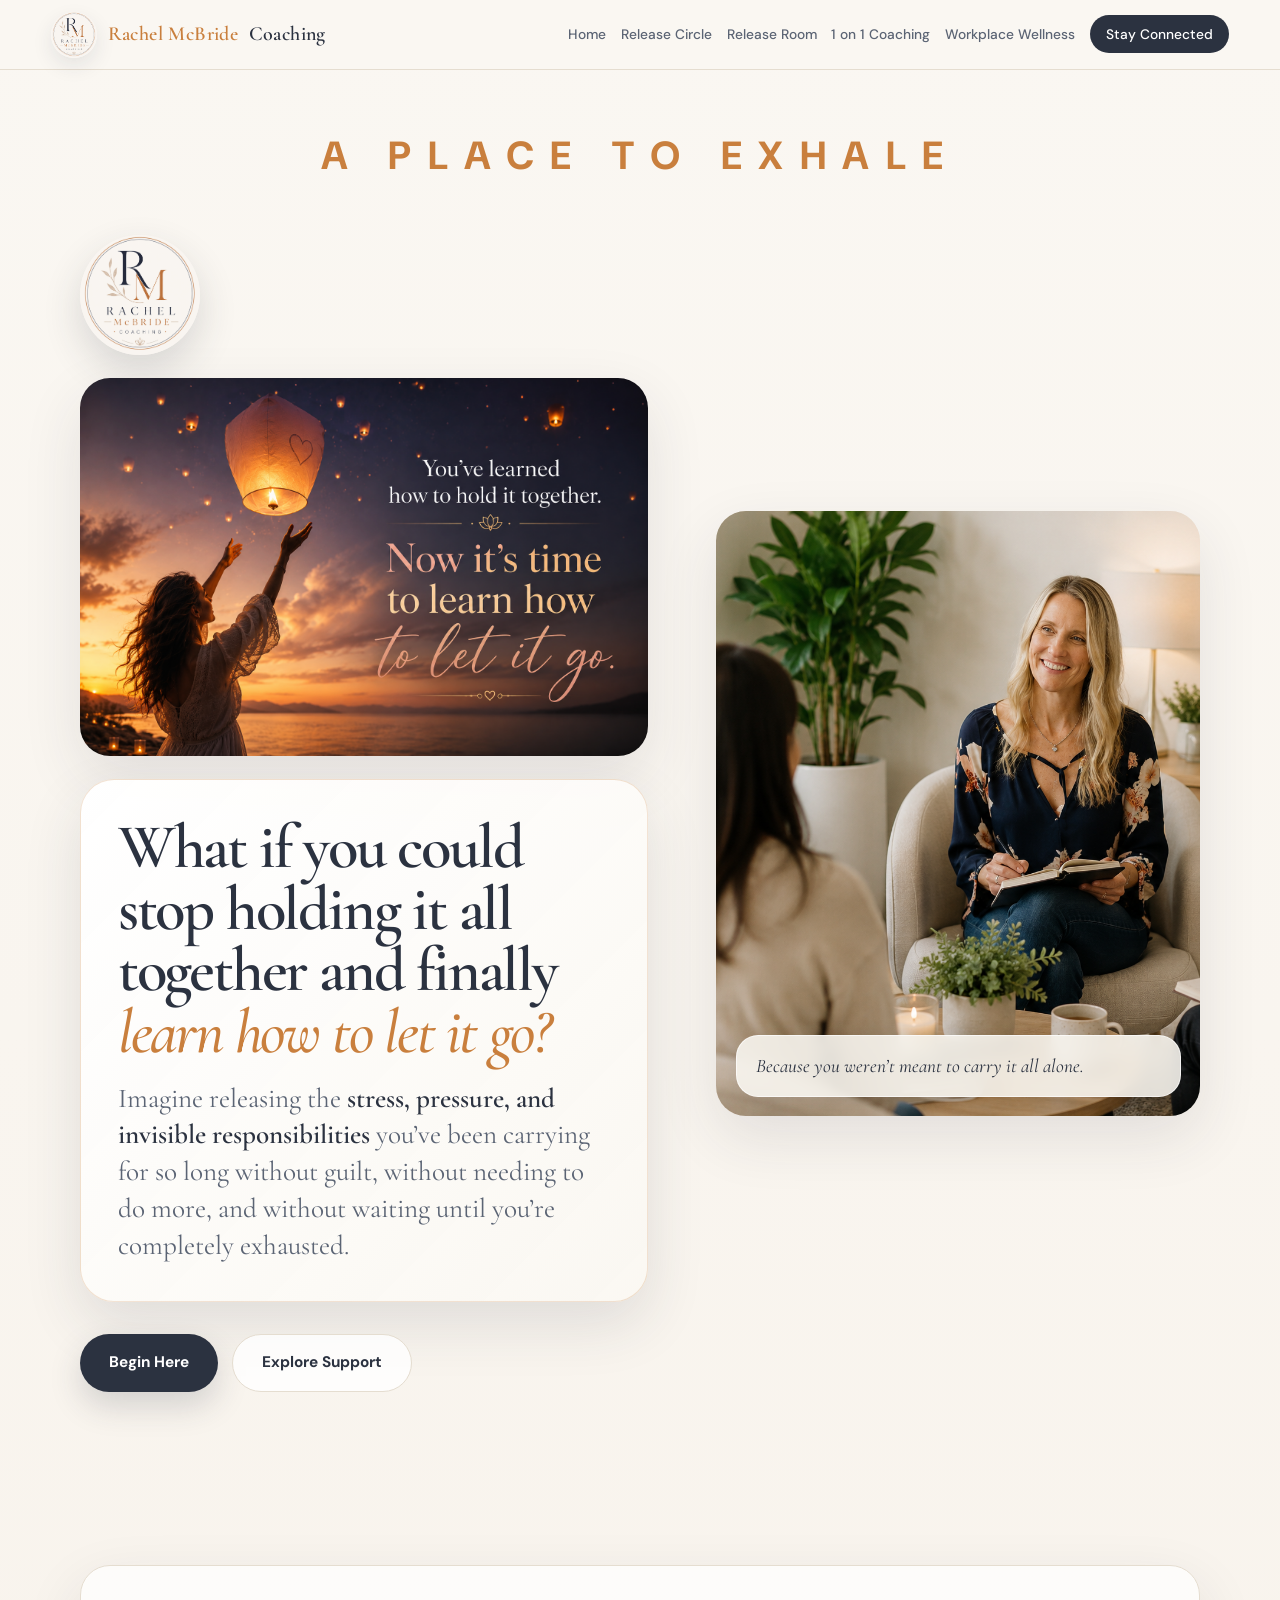
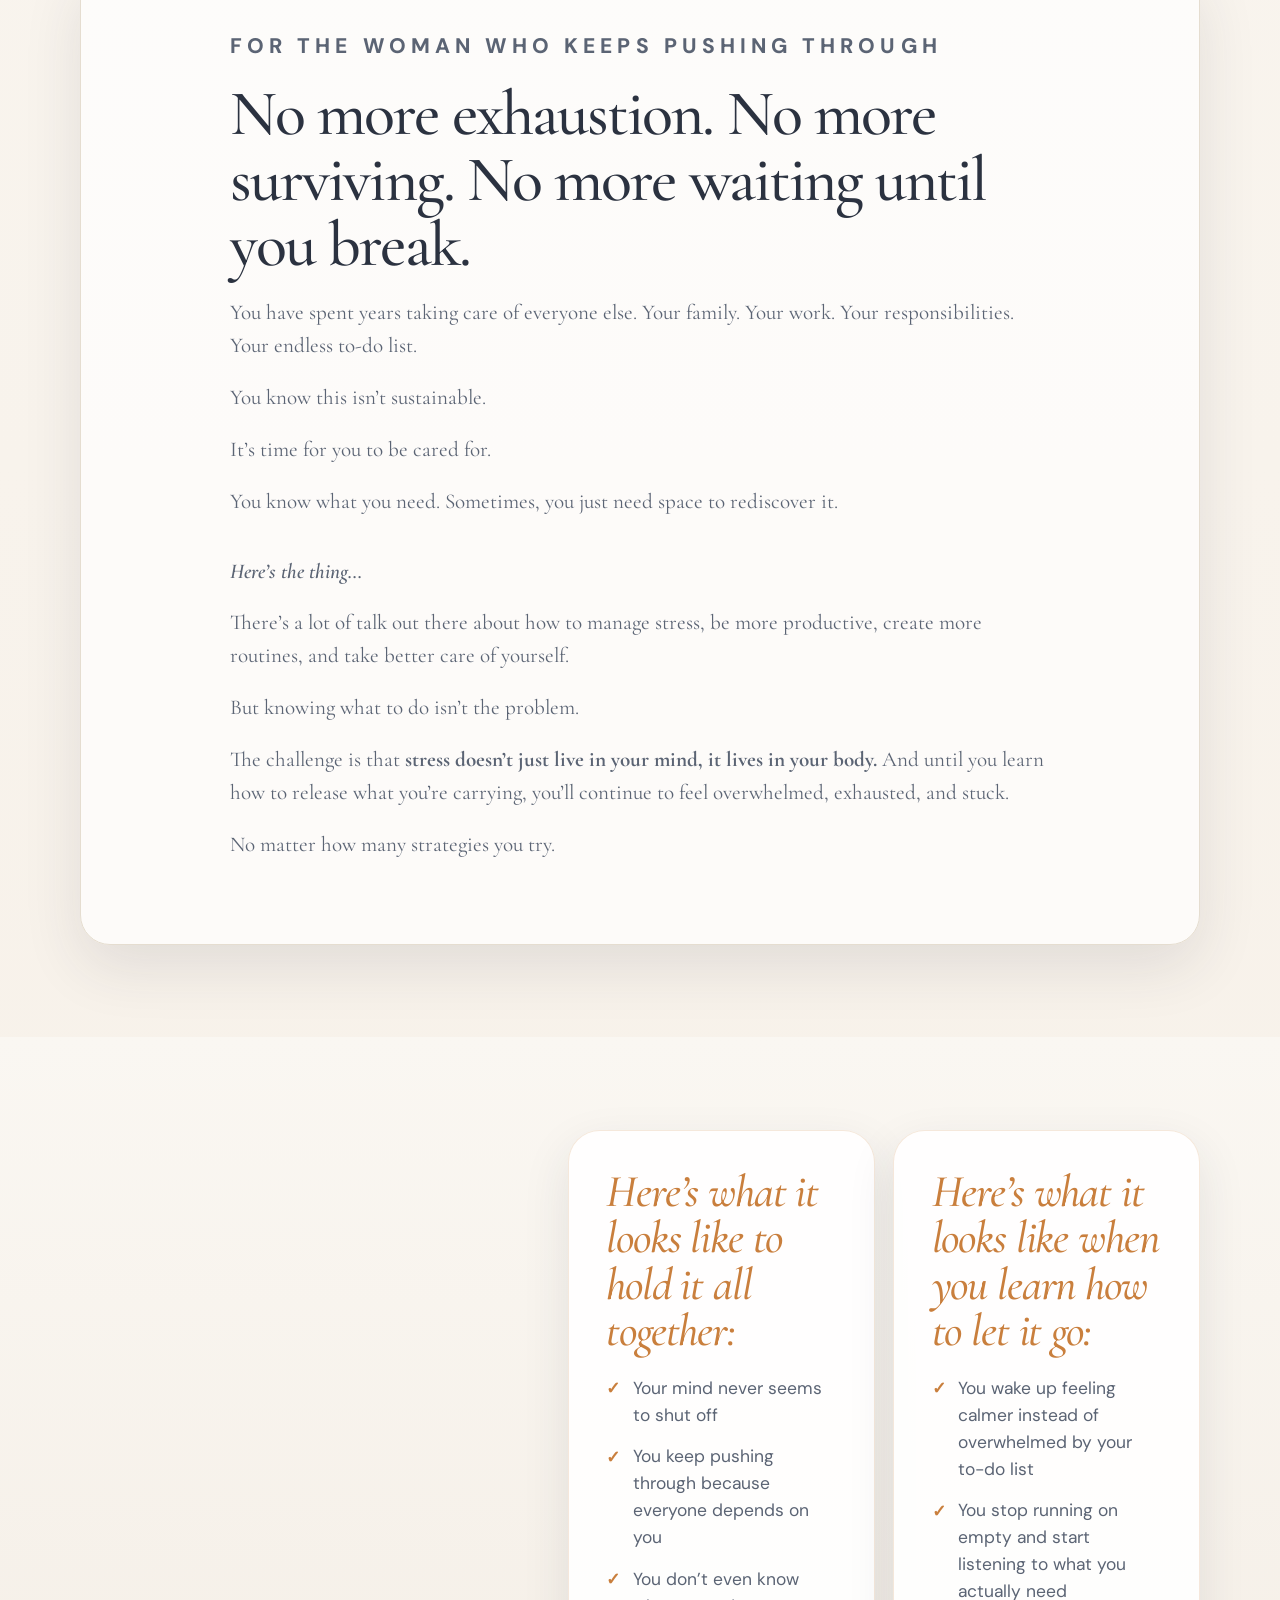
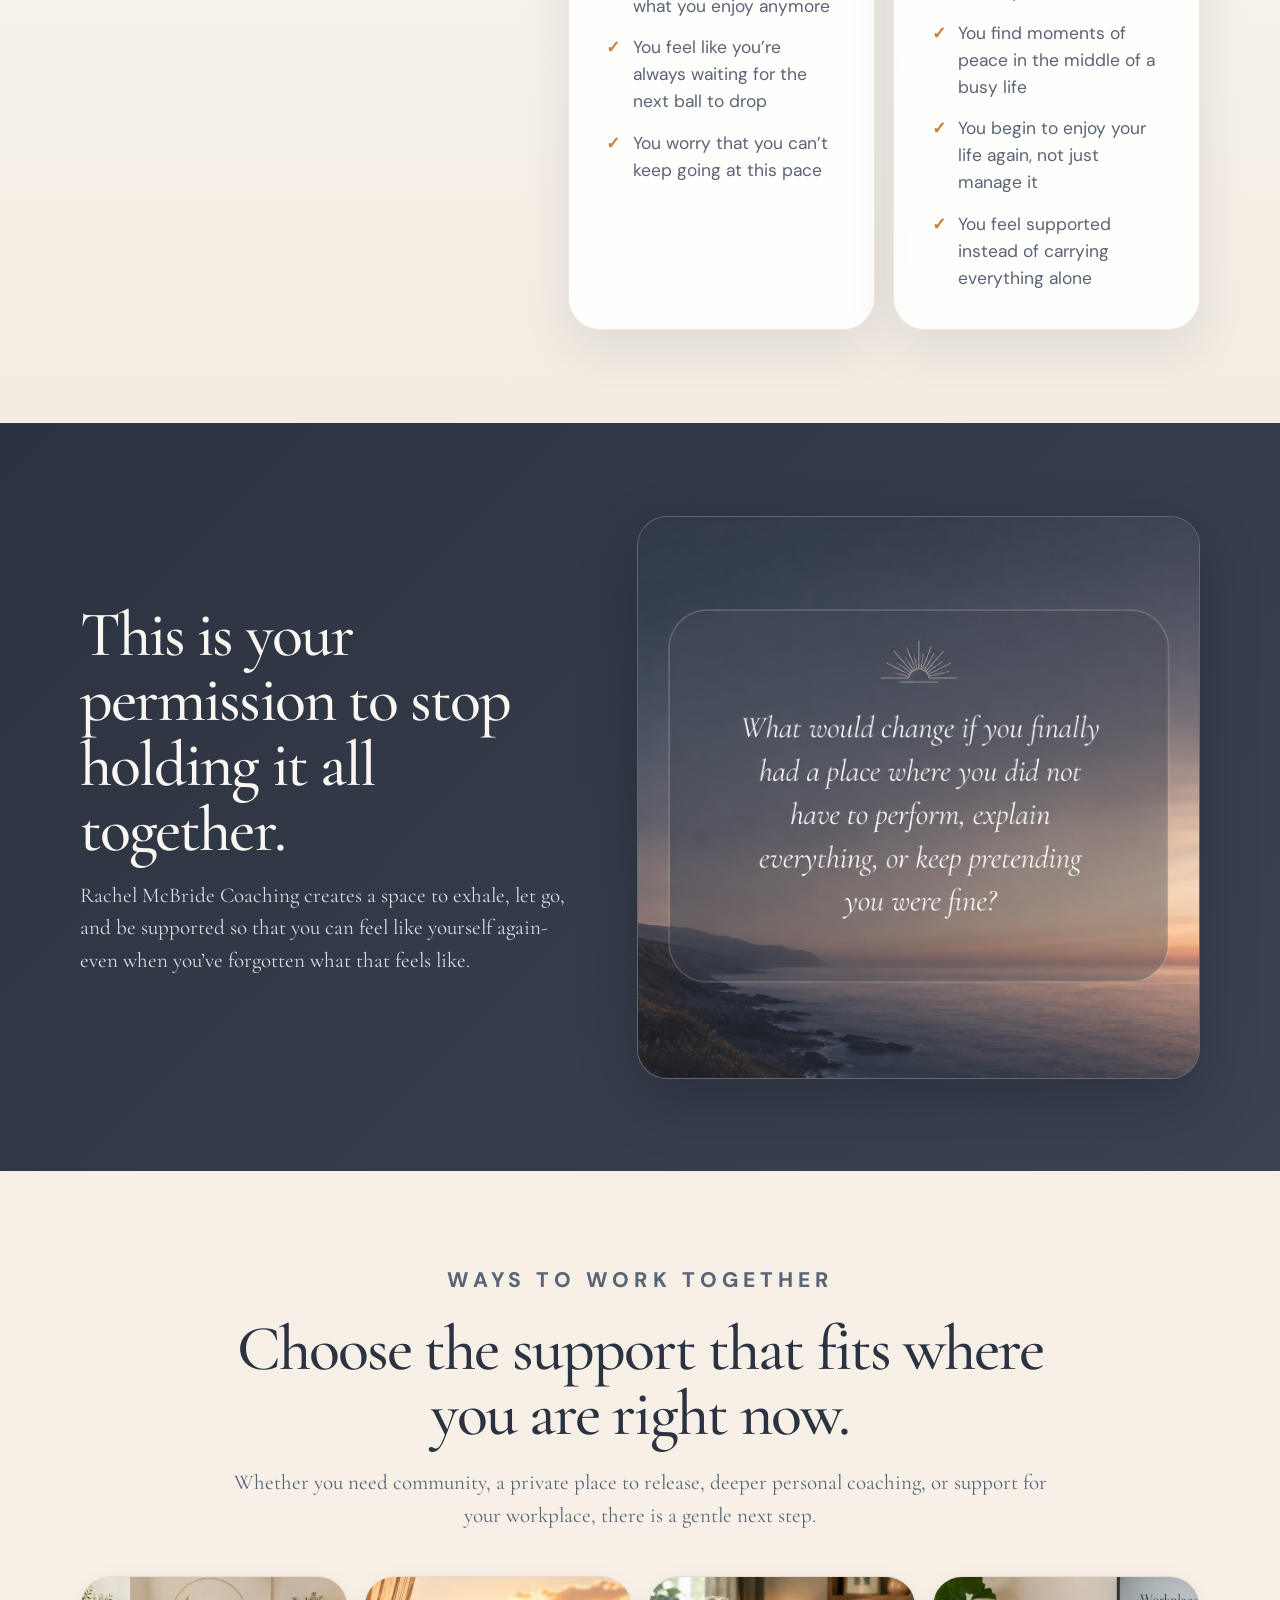
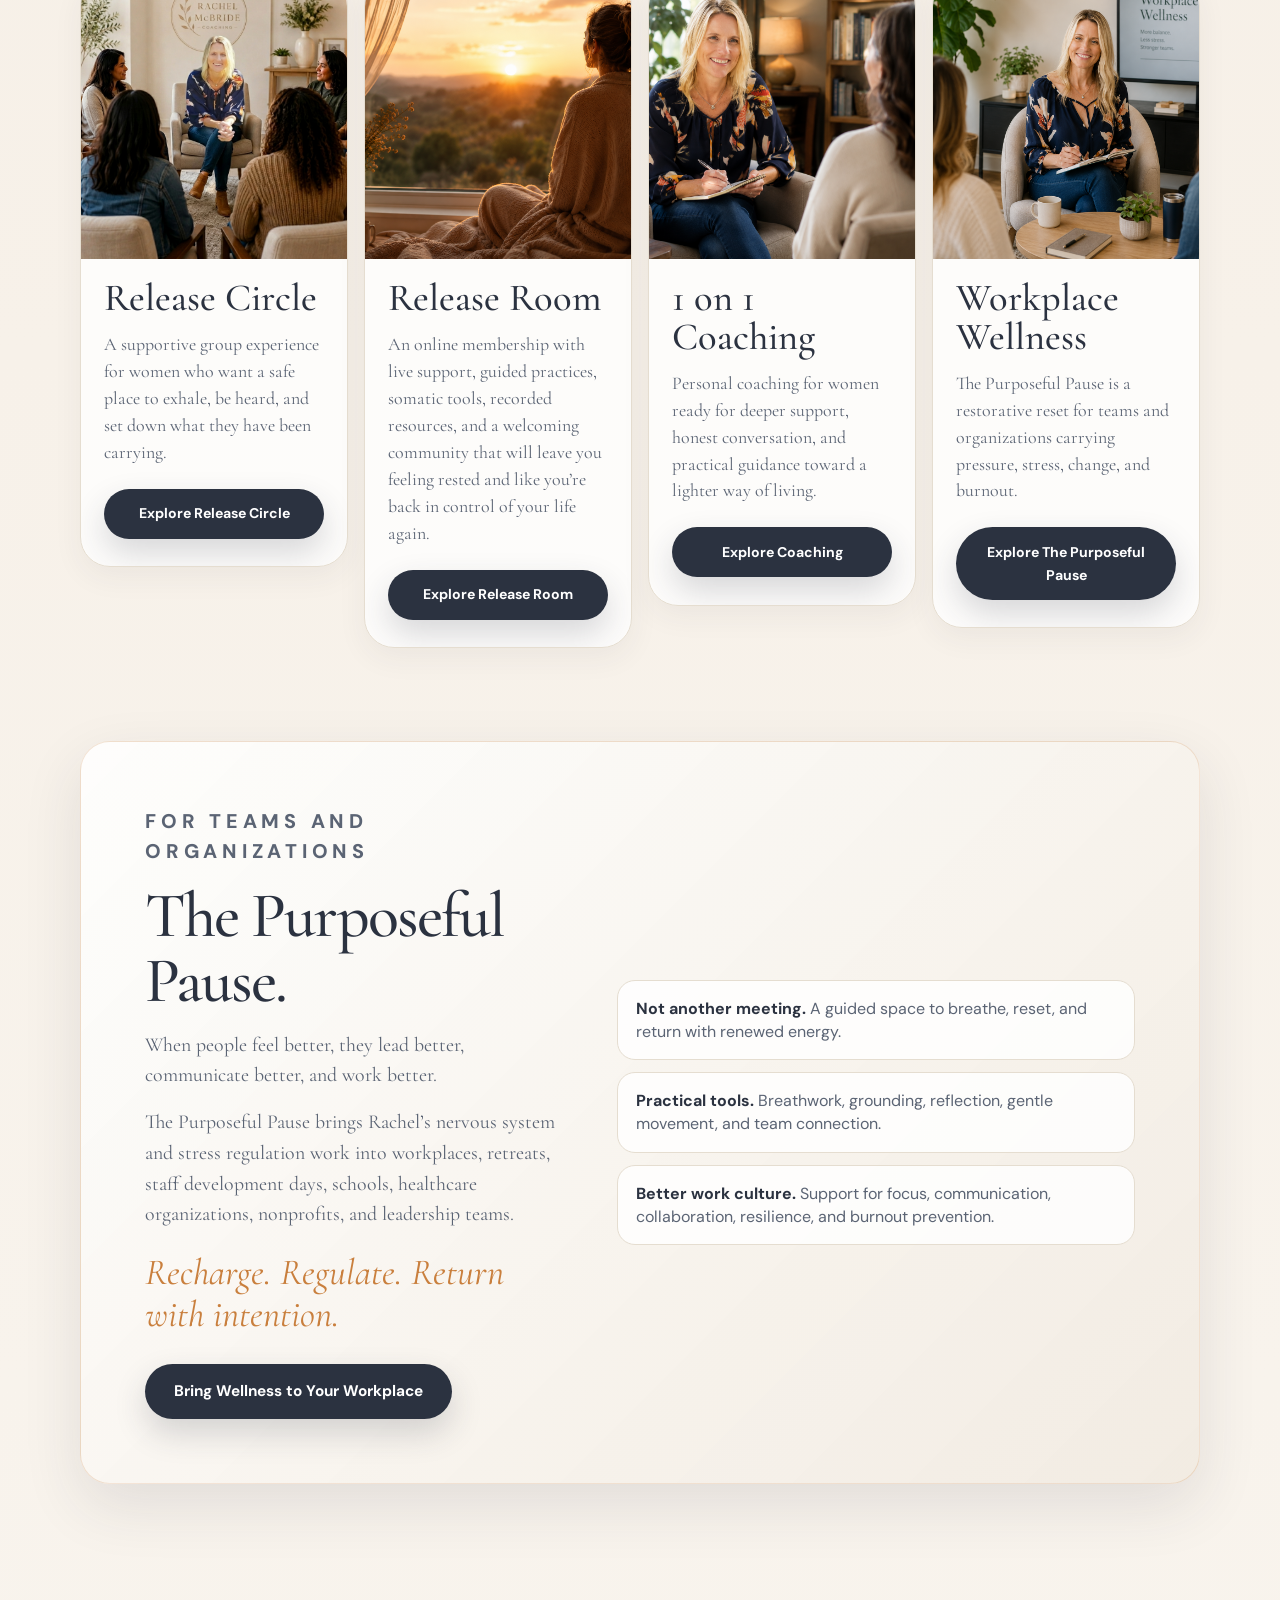
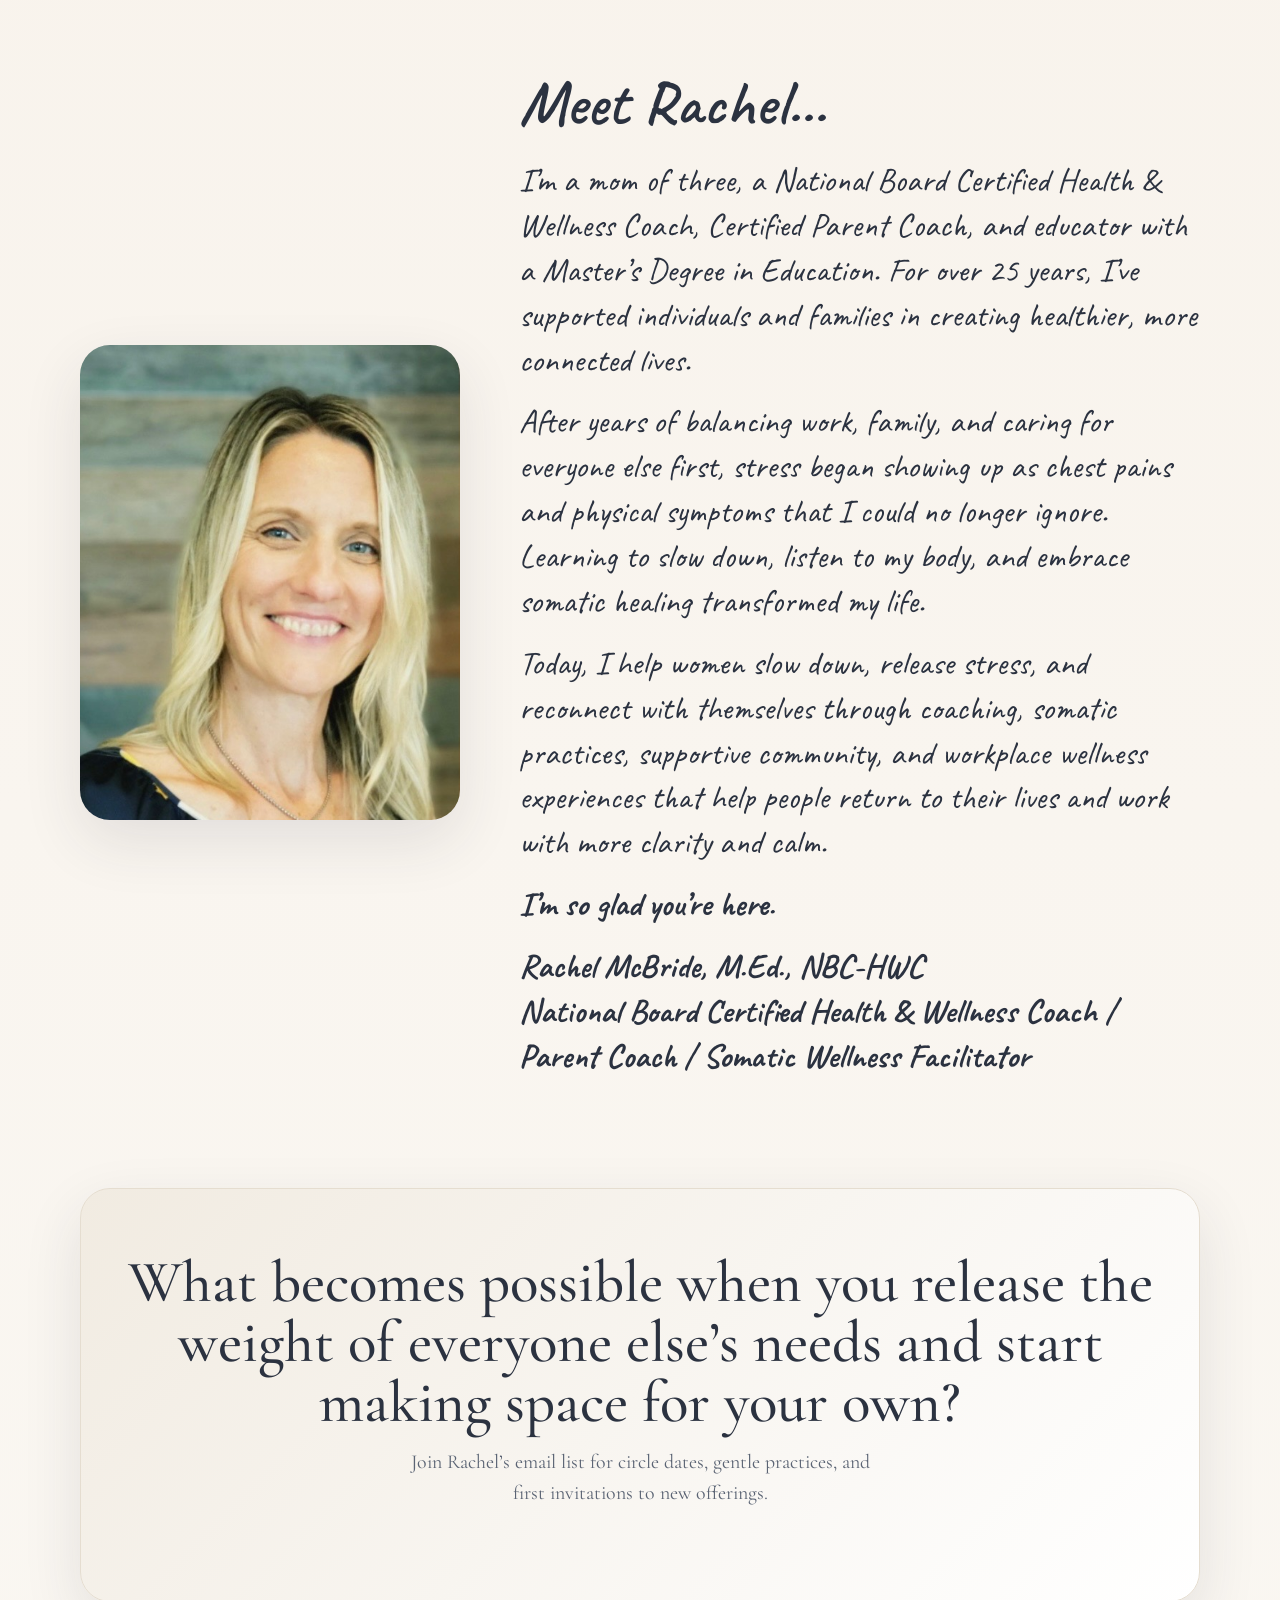
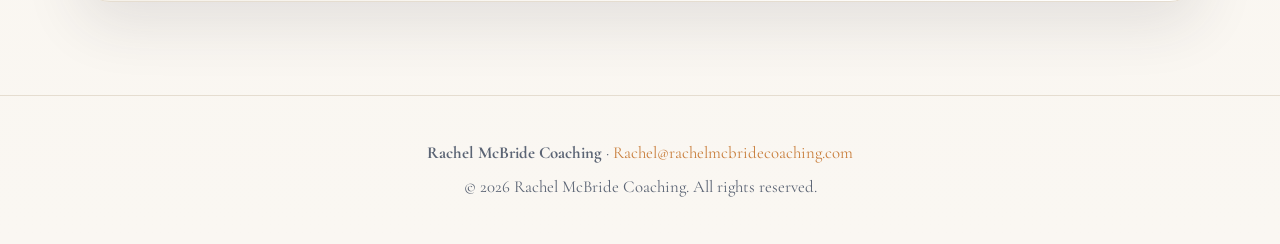
<file: index.html>
<!DOCTYPE html>
<html lang="en">
<head>
  <meta charset="UTF-8" />
  <meta name="viewport" content="width=device-width, initial-scale=1.0" />
  <title>Rachel McBride Coaching | Stress &amp; Nervous System Coach</title>
  <meta name="description" content="Rachel McBride Coaching helps women, parents, educators, and workplace teams regulate stress, reconnect with themselves, and build calmer relationships through private coaching, circles, workshops, workplace wellness, and The Release Room." />
  <meta name="robots" content="index, follow" />
  <link rel="canonical" href="https://rachelmcbridecoaching.com/" />
  <meta property="og:title" content="Rachel McBride Coaching | Stress &amp; Nervous System Coach" />
  <meta property="og:description" content="Rachel McBride Coaching helps women, parents, educators, and workplace teams regulate stress, reconnect with themselves, and build calmer relationships through private coaching, circles, workshops, workplace wellness, and The Release Room." />
  <meta property="og:type" content="website" />
  <meta property="og:url" content="https://rachelmcbridecoaching.com/" />
  <meta property="og:site_name" content="Rachel McBride Coaching" />
  <meta property="og:image" content="https://rachelmcbridecoaching.com/965AB0F1-0DFF-4C79-AC5D-239E5E1C36E9.png" />
  <meta name="twitter:card" content="summary_large_image" />
  <meta name="twitter:title" content="Rachel McBride Coaching | Stress &amp; Nervous System Coach" />
  <meta name="twitter:description" content="Rachel McBride Coaching helps women, parents, educators, and workplace teams regulate stress, reconnect with themselves, and build calmer relationships through private coaching, circles, workshops, workplace wellness, and The Release Room." />
  <meta name="twitter:image" content="https://rachelmcbridecoaching.com/965AB0F1-0DFF-4C79-AC5D-239E5E1C36E9.png" />
  <link rel="preconnect" href="https://fonts.googleapis.com">
  <link rel="preconnect" href="https://fonts.gstatic.com" crossorigin>
  <link href="https://fonts.googleapis.com/css2?family=Cormorant+Garamond:ital,wght@0,400;0,500;0,600;1,400&family=DM+Sans:wght@300;400;500;600;700&display=swap" rel="stylesheet">
  <link href="https://fonts.googleapis.com/css2?family=Caveat:wght@500;600;700&display=swap" rel="stylesheet">
  <script type="application/ld+json">
    {"@context":"https://schema.org","@type":"ProfessionalService","name":"Rachel McBride Coaching","url":"https://rachelmcbridecoaching.com/","description":"Rachel McBride Coaching helps women, parents, educators, and workplace teams regulate stress, reconnect with themselves, and build calmer relationships through private coaching, circles, workshops, workplace wellness, and The Release Room.","founder":{"@type":"Person","name":"Rachel McBride","jobTitle":"Stress and nervous system coach"},"areaServed":"United States","serviceType":["Private coaching","Nervous system coaching","Stress regulation coaching","Release circles","Workplace wellness workshops","The Purposeful Pause","The Release Room membership"]}
  </script>
  <style>
    :root{--ink:#2b3240;--ink-soft:#5b6474;--cream:#faf7f2;--white:#fff;--sand:#f1ebe1;--glow:#e8a05c;--glow-deep:#c97f3d;--line:#e5ddd0;--radius:30px;--shadow:0 22px 60px rgba(43,50,64,.11);--display:'Cormorant Garamond',serif;--body:'Cormorant Garamond',serif;--ui:'DM Sans',sans-serif;--script:'Caveat',cursive}
    *{margin:0;padding:0;box-sizing:border-box}
    html{scroll-behavior:smooth}
    body{font-family:var(--body);color:var(--ink);background:linear-gradient(180deg,#faf7f2 0%,#f6efe6 50%,#faf7f2 100%);line-height:1.65;overflow-x:hidden}
    img{max-width:100%;display:block}
    a{color:inherit}
    .container{width:min(1120px,92%);margin:0 auto}
    .site-nav{position:sticky;top:0;z-index:50;background:rgba(250,247,242,.94);backdrop-filter:blur(14px);border-bottom:1px solid var(--line)}
    .nav-inner{width:min(1180px,92%);margin:0 auto;display:flex;align-items:center;justify-content:space-between;gap:1rem;padding:.72rem 0}
    .nav-logo{font-family:var(--display);font-size:1.25rem;font-weight:600;text-decoration:none;letter-spacing:.02em;display:flex;align-items:center;gap:.65rem;white-space:nowrap;line-height:1.05}
    .logo-mark{width:46px;height:46px;border-radius:50%;object-fit:cover;box-shadow:0 8px 20px rgba(43,50,64,.1);flex:0 0 auto}
    .nav-logo span{color:var(--glow-deep)}
    .nav-toggle{display:none;background:var(--white);border:1px solid var(--line);border-radius:14px;padding:.55rem .85rem;font-family:var(--ui);font-size:.9rem;color:var(--ink);cursor:pointer}
    .nav-links{display:flex;gap:.92rem;list-style:none;align-items:center}
    .nav-links a{text-decoration:none;font-family:var(--ui);font-size:.86rem;font-weight:500;color:var(--ink-soft);transition:color .2s}
    .nav-links a:hover,.nav-links a:focus-visible{color:var(--glow-deep)}
    .nav-cta{background:var(--ink);color:var(--white)!important;padding:.62rem 1rem;border-radius:999px;font-weight:600}
    .btn{display:inline-flex;align-items:center;justify-content:center;text-align:center;text-decoration:none;font-family:var(--ui);font-weight:700;font-size:.96rem;padding:.95rem 1.8rem;border-radius:999px;min-height:50px;transition:transform .2s,background .2s,box-shadow .2s,border-color .2s}
    .btn-primary{background:var(--ink);color:var(--white);box-shadow:0 14px 32px rgba(43,50,64,.18)}
    .btn-primary:hover{background:var(--glow-deep);transform:translateY(-2px)}
    .btn-light{background:rgba(255,255,255,.82);color:var(--ink);border:1px solid var(--line)}
    .btn-light:hover{border-color:var(--glow);transform:translateY(-2px)}
    .eyebrow{font-family:var(--ui);font-size:.76rem;letter-spacing:.24em;text-transform:uppercase;color:var(--glow-deep);font-weight:800;margin-bottom:1rem}
    .hero-eyebrow{grid-column:1/-1;text-align:center;font-size:clamp(1.15rem,3.2vw,2.45rem);letter-spacing:.42em;margin:0 0 .7rem;color:var(--glow-deep)}
    .hero{padding:3.4rem 0 5rem}
    .hero-grid{display:grid;grid-template-columns:1.08fr .92fr;gap:2.2rem 4.3rem;align-items:center}
    .hero-mark{width:120px;height:120px;border-radius:50%;object-fit:cover;margin:0 0 1.4rem;box-shadow:0 16px 38px rgba(43,50,64,.16)}
    .hero-title-image{width:100%;border-radius:var(--radius);box-shadow:var(--shadow);margin:0 0 1.45rem}
    .hero-copy-card{background:linear-gradient(135deg,rgba(255,255,255,.96),rgba(250,247,242,.92));border:1px solid rgba(201,127,61,.22);border-radius:34px;padding:clamp(1.35rem,4vw,2.3rem);box-shadow:0 22px 58px rgba(43,50,64,.12);margin:0 0 1.55rem}
    .hero-copy-card .lead{font-family:var(--display);font-weight:600;font-size:clamp(2.15rem,4.9vw,4.15rem);line-height:.98;letter-spacing:-.035em;color:var(--ink);margin:0 0 1.1rem}
    .hero-copy-card .lead em{color:var(--glow-deep);font-style:italic;font-weight:500}
    .hero-copy-card .support{font-size:clamp(1.26rem,2.4vw,1.7rem);line-height:1.35;color:var(--ink-soft);margin:0}
    .hero-copy-card .support strong{color:var(--ink);font-weight:600}
    .hero-actions{display:flex;gap:.9rem;flex-wrap:wrap;margin-top:2rem}
    .hero-photo{border-radius:var(--radius);overflow:hidden;box-shadow:var(--shadow);background:var(--sand);position:relative}
    .hero-photo img{width:100%;height:100%;object-fit:cover;object-position:42% center;aspect-ratio:4/5}
    .hero-note{position:absolute;left:1.2rem;right:1.2rem;bottom:1.2rem;background:rgba(250,247,242,.88);backdrop-filter:blur(8px);border:1px solid rgba(255,255,255,.65);border-radius:22px;padding:1.1rem 1.2rem;box-shadow:0 12px 30px rgba(43,50,64,.12)}
    .hero-note p{font-size:1.2rem;line-height:1.25;color:var(--ink);margin:0;font-style:italic}
    .section{padding:5.8rem 0}
    .intro-panel{background:rgba(255,255,255,.72);border:1px solid var(--line);border-radius:var(--radius);box-shadow:var(--shadow);padding:clamp(2rem,5vw,4rem)}
    .copy-wide{max-width:820px;margin:0 auto}
    .copy-wide h2,.center h2{font-family:var(--display);font-weight:500;font-size:clamp(2.4rem,5vw,4.4rem);letter-spacing:-.03em;line-height:1.02;margin-bottom:1.2rem}
    .copy-wide p,.center p{color:var(--ink-soft);font-size:1.32rem;line-height:1.55;margin-bottom:1.2rem}
    .script-line{font-family:var(--display);font-style:italic;font-weight:600;color:var(--glow-deep);font-size:clamp(1.7rem,3vw,2.35rem);line-height:1.1;margin:2.3rem 0 1rem}
    .soft-shift{background:linear-gradient(180deg,#faf7f2 0%,#f3ece3 100%)}
    .shift-grid{display:grid;grid-template-columns:.82fr 1.18fr;gap:3rem;align-items:start}
    .checklist-card-grid{display:grid;grid-template-columns:1fr 1fr;gap:1.15rem}
    .checklist-card{background:rgba(255,255,255,.9);border:1px solid rgba(201,127,61,.18);border-radius:32px;padding:clamp(1.45rem,3.5vw,2.35rem);box-shadow:0 18px 48px rgba(43,50,64,.10)}
    .checklist-card h3{font-family:var(--display);font-size:clamp(2rem,3.6vw,2.85rem);font-style:italic;font-weight:500;line-height:1.02;letter-spacing:-.025em;color:var(--glow-deep);margin-bottom:1.25rem}
    .checklist-card ul{list-style:none;display:grid;gap:.9rem;margin:0;padding:0}
    .checklist-card li{position:relative;padding-left:1.65rem;font-family:var(--ui);font-size:clamp(1rem,1.6vw,1.09rem);line-height:1.55;color:var(--ink-soft)}
    .checklist-card li::before{content:'✓';position:absolute;left:0;top:.02rem;color:var(--glow-deep);font-weight:800}
    .contrast{background:linear-gradient(135deg,#2b3240,#3b4352);color:var(--cream)}
    .contrast .container{display:grid;grid-template-columns:.95fr 1.05fr;gap:3rem;align-items:center}
    .contrast h2{font-family:var(--display);font-size:clamp(2.6rem,5vw,4.7rem);font-weight:500;letter-spacing:-.03em;line-height:1.02;margin-bottom:1rem}
    .contrast p{font-size:1.32rem;line-height:1.55;color:#d8dbe2;margin-bottom:1rem}
    .contrast-graphic{border-radius:var(--radius);overflow:hidden;box-shadow:0 22px 60px rgba(0,0,0,.22);border:1px solid rgba(255,255,255,.16);background:rgba(250,247,242,.08)}
    .contrast-graphic img{width:100%;height:auto;display:block}
    .center{text-align:center;max-width:850px;margin:0 auto}
    .offers{display:grid;grid-template-columns:repeat(4,1fr);gap:1rem;margin-top:2.8rem;align-items:start}
    .offer-card{background:rgba(255,255,255,.8);border:1px solid var(--line);border-radius:var(--radius);padding:0 0 1.7rem;box-shadow:0 10px 30px rgba(43,50,64,.06);display:flex;flex-direction:column;min-height:0;overflow:hidden}
    .offer-card img{width:100%;height:clamp(210px,22vw,300px);object-fit:cover;object-position:center 34%;margin-bottom:1.3rem}
    .offer-card:nth-child(1) img{object-position:center 28%}
    .offer-card:nth-child(2) img{object-position:center 48%}
    .offer-card:nth-child(3) img{object-position:center 18%}
    .offer-card:nth-child(4) img{object-position:center 35%}
    .offer-card h3{font-family:var(--display);font-weight:500;font-size:clamp(1.85rem,3vw,2.55rem);line-height:1;margin:0 1.45rem .85rem}
    .offer-card p{color:var(--ink-soft);font-size:1.12rem;line-height:1.5;margin:0 1.45rem 1.45rem}
    .offer-card .btn{margin:auto 1.45rem 0;padding:.82rem 1.25rem;font-size:.88rem}
    .workplace-mini{background:linear-gradient(135deg,rgba(255,255,255,.86),rgba(241,235,225,.92));border:1px solid rgba(201,127,61,.2);border-radius:var(--radius);box-shadow:var(--shadow);padding:clamp(2rem,5vw,4rem);display:grid;grid-template-columns:.9fr 1.1fr;gap:3rem;align-items:center}
    .workplace-mini h2{font-family:var(--display);font-weight:500;font-size:clamp(2.45rem,5vw,4.25rem);letter-spacing:-.03em;line-height:1.02;margin-bottom:1rem}
    .workplace-mini p{color:var(--ink-soft);font-size:1.24rem;line-height:1.55;margin-bottom:1rem}
    .workplace-mini .purpose-line{font-family:var(--display);font-style:italic;color:var(--glow-deep);font-size:clamp(1.7rem,3vw,2.3rem);line-height:1.15;margin:1.35rem 0 1.7rem}
    .mini-points{list-style:none;display:grid;gap:.75rem}
    .mini-points li{background:rgba(255,255,255,.84);border:1px solid var(--line);border-radius:18px;padding:1rem 1.15rem;font-family:var(--ui);color:var(--ink-soft);line-height:1.45}
    .mini-points strong{color:var(--ink)}
    .meet{display:grid;grid-template-columns:.72fr 1.28fr;gap:3.5rem;align-items:center}
    .meet-photo{border-radius:var(--radius);overflow:hidden;box-shadow:var(--shadow);max-width:380px;background:var(--sand)}
    .meet-photo img{width:100%;object-fit:cover;object-position:center top;aspect-ratio:4/5}
    .meet h2{font-family:var(--script);font-weight:600;font-size:clamp(2.4rem,5vw,4rem);line-height:1.05;margin-bottom:1.3rem;color:var(--ink)}
    .meet p{font-family:var(--script);color:var(--ink);margin-bottom:1.05rem;max-width:64ch;font-size:clamp(1.55rem,2.6vw,2.15rem);line-height:1.35}
    .meet .signature{font-weight:700}
    .signup{background:linear-gradient(135deg,#f1ebe1,#ffffff);color:var(--ink);text-align:center;border:1px solid var(--line);border-radius:var(--radius);padding:4rem 2rem;box-shadow:var(--shadow)}
    .signup h2{font-family:var(--display);font-weight:500;font-size:clamp(2.25rem,4.6vw,3.7rem);line-height:1.02;margin-bottom:.85rem}
    .signup p{color:var(--ink-soft);max-width:54ch;margin:0 auto 1.8rem;font-size:1.24rem;line-height:1.55}
    .signup-form,.signup .ml-embedded{display:flex;gap:.75rem;max-width:560px;margin:0 auto;flex-wrap:wrap;justify-content:center}
    .signup-form input{flex:1;min-width:230px;padding:.95rem 1.2rem;border-radius:999px;border:1px solid var(--line);background:var(--white);color:var(--ink);font-family:var(--ui);font-size:.95rem}
    .signup-form button{border:none;cursor:pointer;font-family:var(--ui);background:var(--ink);color:var(--white)}
    .signup .ml-form-embedWrapper{background:transparent!important;border:none!important;box-shadow:none!important;max-width:560px!important;width:100%!important;margin:0 auto!important}
    .signup .ml-form-embedBody,.signup .ml-form-successBody{padding:0!important}
    .signup .ml-form-embedContent{display:none!important}
    .signup .ml-form-formContent{display:flex!important;gap:.75rem!important;align-items:center!important;justify-content:center!important;flex-wrap:wrap!important}
    .signup .ml-form-fieldRow{flex:1 1 230px!important;margin:0!important;padding:0!important}
    .signup .ml-field-group{margin:0!important}
    .signup .ml-form-embedSubmit{margin:0!important;padding:0!important;flex:0 1 auto!important}
    .signup .ml-form-embedSubmit button,.signup .ml-form-embedSubmit button.primary{border:none!important;cursor:pointer!important;font-family:var(--ui)!important;background:var(--ink)!important;color:var(--white)!important;border-radius:999px!important;min-height:50px!important;padding:.95rem 1.8rem!important;font-weight:700!important;font-size:.96rem!important;width:auto!important}
    .signup .ml-form-embedWrapper input,.signup .ml-form-embedWrapper input[type=email]{width:100%!important;min-height:50px!important;padding:.95rem 1.2rem!important;border-radius:999px!important;border:1px solid var(--line)!important;background:var(--white)!important;color:var(--ink)!important;font-family:var(--ui)!important;font-size:.95rem!important}
    footer{border-top:1px solid var(--line);padding:2.7rem 0;text-align:center;color:var(--ink-soft);font-size:1.05rem}
    footer a{color:var(--glow-deep);text-decoration:none}
    .fade{opacity:0;transform:translateY(18px);transition:opacity .7s ease,transform .7s ease}
    .fade.in{opacity:1;transform:none}
    @media(max-width:1050px){.offers{grid-template-columns:1fr;gap:1.5rem}.offer-card img{height:320px}.checklist-card-grid{grid-template-columns:1fr}}
    @media(max-width:880px){.nav-toggle{display:block}.nav-logo{font-size:1.02rem;gap:.5rem;max-width:68vw;overflow:hidden;text-overflow:ellipsis}.logo-mark{width:38px;height:38px}.nav-links{display:none;position:absolute;top:100%;left:0;right:0;background:rgba(250,247,242,.98);flex-direction:column;align-items:center;padding:1.25rem 6%;gap:.85rem;border-bottom:1px solid var(--line);box-shadow:var(--shadow)}.nav-links.open{display:flex}.nav-links a{font-size:1rem;width:min(100%,380px);text-align:center;padding:.4rem 0}.nav-links .nav-cta{padding:.8rem 1.2rem}.hero{padding:1.6rem 0 3.8rem}.hero-grid,.shift-grid,.contrast .container,.meet,.workplace-mini{grid-template-columns:1fr;gap:2.2rem;text-align:center}.hero-photo{order:-1;width:min(390px,100%);margin:0 auto}.hero-actions{justify-content:center}.hero-actions .btn{width:min(100%,390px)}.hero-mark{margin-left:auto;margin-right:auto}.section{padding:4rem 0}.offers{grid-template-columns:1fr}.offer-card img{height:225px}.mini-points li{text-align:left}.signup-form .btn,.signup-form input,.signup .ml-form-embedSubmit,.signup .ml-form-embedSubmit button,.signup .ml-form-fieldRow{width:100%!important;min-width:0!important}.contrast .container{text-align:left}}
    @media(prefers-reduced-motion:reduce){.fade{opacity:1;transform:none;transition:none}html{scroll-behavior:auto}}
  </style>
  <!-- MailerLite Universal -->
  <script>
      (function(w,d,e,u,f,l,n){w[f]=w[f]||function(){(w[f].q=w[f].q||[])
      .push(arguments);},l=d.createElement(e),l.async=1,l.src=u,
      n=d.getElementsByTagName(e)[0],n.parentNode.insertBefore(l,n);})
      (window,document,'script','https://assets.mailerlite.com/js/universal.js','ml');
      ml('account', '2314159');
  </script>
  <!-- End MailerLite Universal -->
</head>
<body>
  <nav class="site-nav"><div class="nav-inner"><a href="index.html" class="nav-logo"><img class="logo-mark" src="A3BF5FC3-DDC8-4594-97FE-3AE35F98C378.png" alt="Rachel McBride Coaching logo"><span>Rachel McBride</span> Coaching</a><button class="nav-toggle" id="navToggle" aria-expanded="false" aria-controls="navLinks">Menu</button><ul class="nav-links" id="navLinks"><li><a href="index.html">Home</a></li><li><a href="release-circles.html">Release Circle</a></li><li><a href="release-room.html">Release Room</a></li><li><a href="private-coaching.html">1 on 1 Coaching</a></li><li><a href="workplace-wellness.html">Workplace Wellness</a></li><li><a href="#signup" class="nav-cta">Stay Connected</a></li></ul></div></nav>
  <main>
    <section class="hero"><div class="container hero-grid"><p class="eyebrow hero-eyebrow fade">A place to exhale</p><div class="fade"><img class="hero-mark" src="A3BF5FC3-DDC8-4594-97FE-3AE35F98C378.png" alt="Rachel McBride Coaching logo"><img class="hero-title-image" src="965AB0F1-0DFF-4C79-AC5D-239E5E1C36E9.png" alt="You’ve learned how to hold it together. Now it’s time to learn how to let it go."><div class="hero-copy-card"><p class="lead">What if you could stop holding it all together and finally <em>learn how to let it go?</em></p><p class="support">Imagine releasing the <strong>stress, pressure, and invisible responsibilities</strong> you’ve been carrying for so long without guilt, without needing to do more, and without waiting until you’re completely exhausted.</p></div><div class="hero-actions"><a href="#story" class="btn btn-primary">Begin Here</a><a href="#offers" class="btn btn-light">Explore Support</a></div></div><div class="hero-photo fade"><img src="73970984-3776-4847-A2CF-7A81CB4A605D.png" alt="Rachel facilitating a wellness conversation" /><div class="hero-note"><p>Because you weren’t meant to carry it all alone.</p></div></div></div></section>
    <section class="section" id="story"><div class="container"><div class="intro-panel fade"><div class="copy-wide"><p class="eyebrow">For the woman who keeps pushing through</p><h2>No more exhaustion. No more surviving. No more waiting until you break.</h2><p>You have spent years taking care of everyone else. Your family. Your work. Your responsibilities. Your endless to-do list.</p><p>You know this isn’t sustainable.</p><p>It’s time for you to be cared for.</p><p>You know what you need. Sometimes, you just need space to rediscover it.</p><p class="script-line">Here’s the thing...</p><p>There’s a lot of talk out there about how to manage stress, be more productive, create more routines, and take better care of yourself.</p><p>But knowing what to do isn’t the problem.</p><p>The challenge is that <strong>stress doesn’t just live in your mind, it lives in your body.</strong> And until you learn how to release what you’re carrying, you’ll continue to feel overwhelmed, exhausted, and stuck.</p><p>No matter how many strategies you try.</p></div></div></div></section>
    <section class="section soft-shift"><div class="container shift-grid"><div></div><div class="checklist-card-grid"><article class="checklist-card fade"><h3>Here’s what it looks like to hold it all together:</h3><ul><li>Your mind never seems to shut off</li><li>You keep pushing through because everyone depends on you</li><li>You don’t even know what you enjoy anymore</li><li>You feel like you’re always waiting for the next ball to drop</li><li>You worry that you can’t keep going at this pace</li></ul></article><article class="checklist-card fade"><h3>Here’s what it looks like when you learn how to let it go:</h3><ul><li>You wake up feeling calmer instead of overwhelmed by your to-do list</li><li>You stop running on empty and start listening to what you actually need</li><li>You find moments of peace in the middle of a busy life</li><li>You begin to enjoy your life again, not just manage it</li><li>You feel supported instead of carrying everything alone</li></ul></article></div></div></section>
    <section class="section contrast"><div class="container"><div class="fade"><h2>This is your permission to stop holding it all together.</h2><p>Rachel McBride Coaching creates a space to exhale, let go, and be supported so that you can feel like yourself again- even when you’ve forgotten what that feels like.</p></div><div class="contrast-graphic fade"><img src="21E0CC62-48B1-4C0D-B504-0942BD6B93BE.png" alt="What would change if you finally had a place where you did not have to perform, explain everything, or keep pretending you were fine?"></div></div></section>
    <section class="section" id="offers"><div class="container"><div class="center fade"><p class="eyebrow">Ways to work together</p><h2>Choose the support that fits where you are right now.</h2><p>Whether you need community, a private place to release, deeper personal coaching, or support for your workplace, there is a gentle next step.</p></div><div class="offers"><article class="offer-card fade"><img src="IMG_9840.jpeg" alt="Rachel leading a women's release circle"><h3>Release Circle</h3><p>A supportive group experience for women who want a safe place to exhale, be heard, and set down what they have been carrying.</p><a href="release-circles.html" class="btn btn-primary">Explore Release Circle</a></article><article class="offer-card fade"><img src="FD4D80D0-E9C8-477C-A4D3-7BF86F57EDDA.png" alt="A peaceful morning moment by the window"><h3>Release Room</h3><p>An online membership with live support, guided practices, somatic tools, recorded resources, and a welcoming community that will leave you feeling rested and like you’re back in control of your life again.</p><a href="release-room.html" class="btn btn-primary">Explore Release Room</a></article><article class="offer-card fade"><img src="C56E3669-8B2A-4B55-863E-A0DEF5C39338.png" alt="Rachel in a private 1 on 1 coaching session"><h3>1 on 1 Coaching</h3><p>Personal coaching for women ready for deeper support, honest conversation, and practical guidance toward a lighter way of living.</p><a href="private-coaching.html" class="btn btn-primary">Explore Coaching</a></article><article class="offer-card fade"><img src="03BC0461-5014-4877-AAA3-628863607252.png" alt="Rachel leading a workplace wellness session"><h3>Workplace Wellness</h3><p>The Purposeful Pause is a restorative reset for teams and organizations carrying pressure, stress, change, and burnout.</p><a href="workplace-wellness.html" class="btn btn-primary">Explore The Purposeful Pause</a></article></div></div></section>
    <section class="section" style="padding-top:0;"><div class="container"><div class="workplace-mini fade"><div><p class="eyebrow">For teams and organizations</p><h2>The Purposeful Pause.</h2><p>When people feel better, they lead better, communicate better, and work better.</p><p>The Purposeful Pause brings Rachel’s nervous system and stress regulation work into workplaces, retreats, staff development days, schools, healthcare organizations, nonprofits, and leadership teams.</p><p class="purpose-line">Recharge. Regulate. Return with intention.</p><a href="workplace-wellness.html" class="btn btn-primary">Bring Wellness to Your Workplace</a></div><ul class="mini-points"><li><strong>Not another meeting.</strong> A guided space to breathe, reset, and return with renewed energy.</li><li><strong>Practical tools.</strong> Breathwork, grounding, reflection, gentle movement, and team connection.</li><li><strong>Better work culture.</strong> Support for focus, communication, collaboration, resilience, and burnout prevention.</li></ul></div></div></section>
    <section class="section"><div class="container meet"><div class="meet-photo fade"><img src="IMG_4101.jpeg" alt="Rachel McBride" /></div><div class="fade"><h2>Meet Rachel...</h2><p>I’m a mom of three, a National Board Certified Health & Wellness Coach, Certified Parent Coach, and educator with a Master’s Degree in Education. For over 25 years, I’ve supported individuals and families in creating healthier, more connected lives.</p><p>After years of balancing work, family, and caring for everyone else first, stress began showing up as chest pains and physical symptoms that I could no longer ignore. Learning to slow down, listen to my body, and embrace somatic healing transformed my life.</p><p>Today, I help women slow down, release stress, and reconnect with themselves through coaching, somatic practices, supportive community, and workplace wellness experiences that help people return to their lives and work with more clarity and calm.</p><p class="signature">I’m so glad you’re here.</p><p class="signature">Rachel McBride, M.Ed., NBC-HWC<br>National Board Certified Health & Wellness Coach / Parent Coach / Somatic Wellness Facilitator</p></div></div></section>
    <section class="section" id="signup" style="padding-top:0;"><div class="container"><div class="signup fade"><h2>What becomes possible when you release the weight of everyone else’s needs and start making space for your own?</h2><p>Join Rachel’s email list for circle dates, gentle practices, and first invitations to new offerings.</p><div class="ml-embedded" data-form="KRaJmF"></div></div></div></section>
  </main>
  <footer><div class="container"><p><strong>Rachel McBride Coaching</strong> · <a href="mailto:Rachel@rachelmcbridecoaching.com">Rachel@rachelmcbridecoaching.com</a></p><p style="margin-top:.4rem;">© <span id="year"></span> Rachel McBride Coaching. All rights reserved.</p></div></footer>
  <script>document.getElementById('year').textContent=new Date().getFullYear();const toggle=document.getElementById('navToggle');const links=document.getElementById('navLinks');toggle.addEventListener('click',()=>{const open=links.classList.toggle('open');toggle.setAttribute('aria-expanded',open);});links.addEventListener('click',e=>{if(e.target.tagName==='A'){links.classList.remove('open');toggle.setAttribute('aria-expanded','false');}});const io=new IntersectionObserver(es=>es.forEach(e=>{if(e.isIntersecting){e.target.classList.add('in');io.unobserve(e.target);}}),{threshold:.12});document.querySelectorAll('.fade').forEach(el=>io.observe(el));</script>
</body>
</html>
</file>
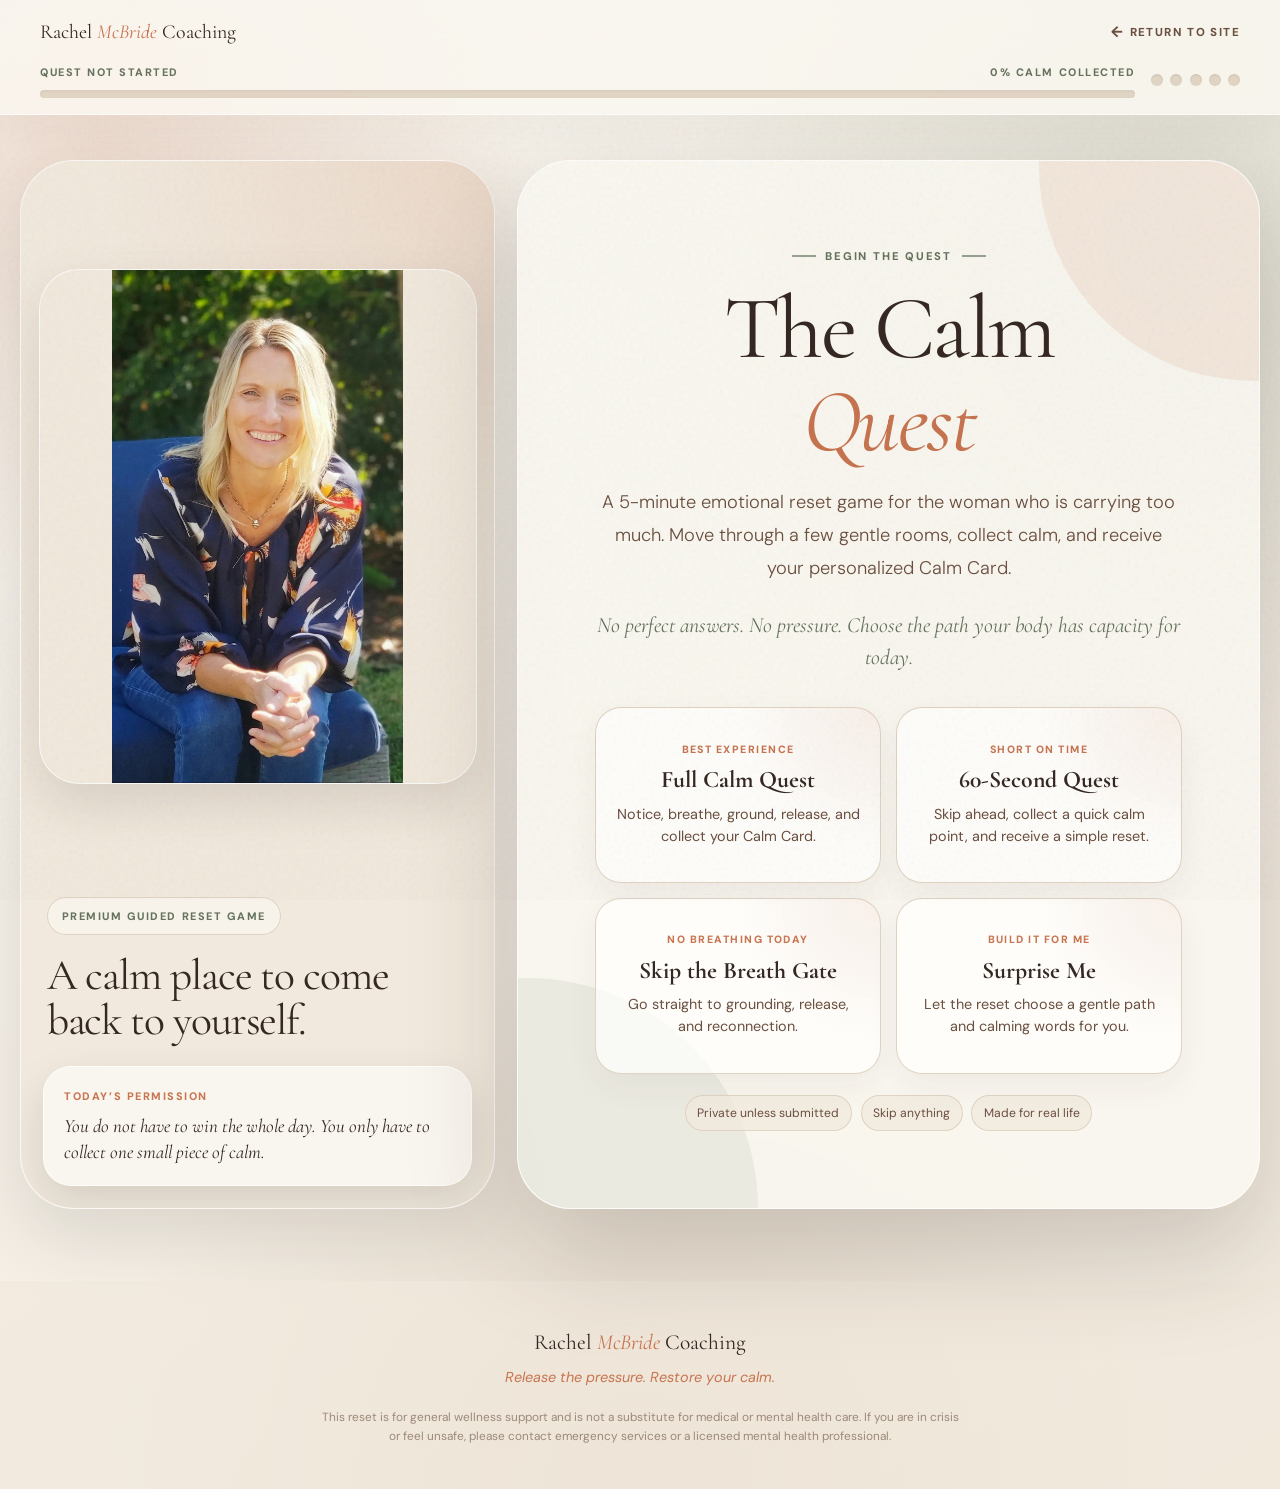
<file: game.html>
<!DOCTYPE html>
<html lang="en">
<head>
<meta charset="UTF-8" />
<meta name="viewport" content="width=device-width, initial-scale=1.0" />

<title>The Calm Quest | Rachel McBride Coaching</title>

<meta name="description" content="A premium 5-minute emotional reset game from Rachel McBride Coaching to help overwhelmed moms release pressure, restore calm, and receive a personalized calm card." />

<meta property="og:title" content="The Calm Quest | Rachel McBride Coaching" />
<meta property="og:description" content="A premium guided calm reset game for overwhelmed moms and women carrying too much." />
<meta property="og:type" content="website" />
<meta property="og:image" content="IMG_4099.jpeg" />

<link rel="preconnect" href="https://fonts.googleapis.com">
<link rel="preconnect" href="https://fonts.gstatic.com" crossorigin>

<link href="https://fonts.googleapis.com/css2?family=Cormorant+Garamond:ital,wght@0,300;0,400;0,500;0,600;1,300;1,400;1,500&family=DM+Sans:wght@300;400;500;600;700;800&display=swap" rel="stylesheet">

<style>
*, *::before, *::after {
  box-sizing: border-box;
  margin: 0;
  padding: 0;
}

:root {
  --warm-white: #FAF7F1;
  --soft-cream: #F1E9DD;
  --natural-beige: #D9CBB8;
  --sage: #8E9B82;
  --sage-dark: #65735d;
  --warm-brown: #6B4F3F;
  --espresso: #352822;
  --terracotta: #C7744F;
  --terracotta-dark: #A95738;
  --terracotta-light: #D8896A;
  --terracotta-bg: #F5E6DC;
  --white: #ffffff;

  --font-serif: 'Cormorant Garamond', Georgia, serif;
  --font-sans: 'DM Sans', sans-serif;

  --radius-sm: 16px;
  --radius: 24px;
  --radius-lg: 38px;
  --radius-xl: 54px;

  --shadow-soft: 0 16px 48px rgba(53,40,34,.08);
  --shadow-medium: 0 26px 74px rgba(53,40,34,.14);
  --shadow-strong: 0 40px 110px rgba(53,40,34,.22);

  --ease: cubic-bezier(.22,1,.36,1);
  --transition: .35s var(--ease);
  --transition-slow: .75s var(--ease);
}

html {
  scroll-behavior: smooth;
}

body {
  min-height: 100vh;
  font-family: var(--font-sans);
  color: var(--espresso);
  line-height: 1.7;
  overflow-x: hidden;
  background:
    radial-gradient(circle at 8% 10%, rgba(199,116,79,.18), transparent 28rem),
    radial-gradient(circle at 92% 16%, rgba(142,155,130,.2), transparent 31rem),
    radial-gradient(circle at 50% 100%, rgba(217,203,184,.52), transparent 34rem),
    linear-gradient(145deg, #FAF7F1, #F1E9DD);
  -webkit-font-smoothing: antialiased;
}

body::before {
  content: "";
  position: fixed;
  inset: 0;
  pointer-events: none;
  opacity: .24;
  background-image:
    linear-gradient(rgba(53,40,34,.026) 1px, transparent 1px),
    linear-gradient(90deg, rgba(53,40,34,.026) 1px, transparent 1px);
  background-size: 42px 42px;
  mask-image: linear-gradient(to bottom, black, transparent 88%);
}

body::after {
  content: "";
  position: fixed;
  inset: 0;
  pointer-events: none;
  opacity: .16;
  background-image: url("data:image/svg+xml,%3Csvg viewBox='0 0 260 260' xmlns='http://www.w3.org/2000/svg'%3E%3Cfilter id='noise'%3E%3CfeTurbulence type='fractalNoise' baseFrequency='.85' numOctaves='3' stitchTiles='stitch'/%3E%3C/filter%3E%3Crect width='100%25' height='100%25' filter='url(%23noise)' opacity='.45'/%3E%3C/svg%3E");
  mix-blend-mode: multiply;
}

button,
input,
textarea {
  font-family: inherit;
}

button {
  -webkit-tap-highlight-color: transparent;
}

a {
  color: inherit;
  text-decoration: none;
}

img {
  display: block;
  max-width: 100%;
}

::selection {
  background: rgba(199,116,79,.25);
}

:focus-visible {
  outline: 3px solid rgba(199,116,79,.36);
  outline-offset: 4px;
  border-radius: 12px;
}

.page-shell {
  min-height: 100vh;
  display: flex;
  flex-direction: column;
}

/* TOP BAR */

.top-bar {
  position: fixed;
  inset: 0 0 auto 0;
  z-index: 100;
  background: rgba(250,247,241,.84);
  border-bottom: 1px solid rgba(255,255,255,.62);
  box-shadow: 0 12px 38px rgba(53,40,34,.045);
  backdrop-filter: blur(24px) saturate(170%);
  -webkit-backdrop-filter: blur(24px) saturate(170%);
}

.top-bar-inner {
  max-width: 1240px;
  margin: 0 auto;
  padding: 1rem 1.25rem .8rem;
  display: flex;
  align-items: center;
  justify-content: space-between;
  gap: 1rem;
}

.brand-link {
  font-family: var(--font-serif);
  font-size: 1.24rem;
  white-space: nowrap;
}

.brand-link span {
  color: var(--terracotta);
  font-style: italic;
}

.exit-link {
  display: inline-flex;
  align-items: center;
  gap: .42rem;
  font-size: .72rem;
  font-weight: 800;
  letter-spacing: .12em;
  text-transform: uppercase;
  color: var(--warm-brown);
  transition: var(--transition);
}

.exit-link::before {
  content: "←";
  font-size: .95rem;
  letter-spacing: 0;
}

.exit-link:hover {
  color: var(--terracotta);
  transform: translateX(-2px);
}

.quest-hud {
  max-width: 1240px;
  margin: 0 auto;
  padding: 0 1.25rem 1rem;
  display: grid;
  grid-template-columns: 1fr auto;
  gap: 1rem;
  align-items: center;
}

.hud-left {
  min-width: 0;
}

.hud-label-row {
  display: flex;
  align-items: center;
  justify-content: space-between;
  gap: .8rem;
  margin-bottom: .55rem;
  font-size: .68rem;
  font-weight: 800;
  letter-spacing: .14em;
  text-transform: uppercase;
  color: var(--sage-dark);
}

.hud-track {
  position: relative;
  height: 8px;
  border-radius: 999px;
  overflow: hidden;
  background: rgba(217,203,184,.76);
  box-shadow: inset 0 1px 3px rgba(53,40,34,.06);
}

.hud-fill {
  width: 0%;
  height: 100%;
  border-radius: inherit;
  background: linear-gradient(90deg, var(--terracotta), var(--sage));
  transition: width .65s var(--ease);
}

.hud-orbs {
  display: flex;
  gap: .45rem;
}

.hud-orb {
  width: 12px;
  height: 12px;
  border-radius: 50%;
  background: rgba(217,203,184,.8);
  box-shadow: inset 0 1px 2px rgba(53,40,34,.1);
  transition: var(--transition);
}

.hud-orb.lit {
  background: var(--terracotta);
  box-shadow: 0 0 18px rgba(199,116,79,.38);
}

/* LAYOUT */

.app-container {
  flex: 1;
  width: 100%;
  padding: 10rem 1.25rem 4.5rem;
  display: grid;
  place-items: center;
}

.quest-layout {
  width: min(1240px, 100%);
  display: grid;
  grid-template-columns: .78fr 1.22fr;
  gap: 1.35rem;
  align-items: stretch;
}

/* SIDEBAR */

.quest-sidebar {
  min-height: 680px;
  border-radius: var(--radius-xl);
  overflow: hidden;
  background:
    radial-gradient(circle at top right, rgba(199,116,79,.14), transparent 34%),
    var(--soft-cream);
  box-shadow: var(--shadow-medium);
  border: 1px solid rgba(255,255,255,.7);
  display: flex;
  flex-direction: column;
}

.sidebar-photo-wrap {
  flex: 1;
  min-height: 430px;
  padding: 1.1rem 1.1rem 0;
  display: flex;
  align-items: center;
  justify-content: center;
}

.sidebar-photo-card {
  width: 100%;
  height: 100%;
  min-height: 430px;
  max-height: 515px;
  border-radius: 40px;
  overflow: hidden;
  background:
    radial-gradient(circle at 50% 20%, rgba(250,247,241,.88), transparent 35%),
    var(--soft-cream);
  border: 1px solid rgba(255,255,255,.76);
  box-shadow: 0 20px 50px rgba(53,40,34,.13);
}

.sidebar-photo-card img {
  width: 100%;
  height: 100%;
  object-fit: contain;
  object-position: center center;
}

.sidebar-content {
  padding: 1.45rem 1.6rem 0;
}

.sidebar-pill {
  display: inline-flex;
  padding: .55rem .88rem;
  border-radius: 999px;
  background: rgba(250,247,241,.7);
  border: 1px solid rgba(217,203,184,.78);
  color: var(--sage-dark);
  font-size: .68rem;
  font-weight: 800;
  letter-spacing: .14em;
  text-transform: uppercase;
}

.sidebar-title {
  max-width: 380px;
  margin-top: 1.1rem;
  font-family: var(--font-serif);
  font-weight: 400;
  font-size: clamp(2.1rem, 3.4vw, 3.35rem);
  line-height: 1.04;
  letter-spacing: -.025em;
}

.sidebar-note {
  margin: 1.4rem;
  background: rgba(250,247,241,.9);
  border: 1px solid rgba(255,255,255,.7);
  border-radius: 28px;
  padding: 1.25rem;
  box-shadow: 0 18px 44px rgba(20,14,10,.12);
  backdrop-filter: blur(18px);
}

.sidebar-note small {
  display: block;
  margin-bottom: .45rem;
  color: var(--terracotta);
  font-size: .68rem;
  font-weight: 800;
  letter-spacing: .14em;
  text-transform: uppercase;
}

.sidebar-note p {
  font-family: var(--font-serif);
  font-size: 1.18rem;
  font-style: italic;
  color: var(--espresso);
  line-height: 1.38;
}

/* GAME CARD */

.quest-card {
  position: relative;
  min-height: 680px;
  border-radius: var(--radius-xl);
  overflow: hidden;
  background: rgba(250,247,241,.88);
  border: 1px solid rgba(255,255,255,.72);
  box-shadow: var(--shadow-strong);
  backdrop-filter: blur(18px);
}

.quest-card::before {
  content: "";
  position: absolute;
  top: -210px;
  right: -210px;
  width: 430px;
  height: 430px;
  border-radius: 50%;
  background: rgba(199,116,79,.11);
  pointer-events: none;
}

.quest-card::after {
  content: "";
  position: absolute;
  bottom: -230px;
  left: -220px;
  width: 460px;
  height: 460px;
  border-radius: 50%;
  background: rgba(142,155,130,.13);
  pointer-events: none;
}

.screen {
  display: none;
  position: relative;
  z-index: 2;
  padding: clamp(2.35rem, 6vw, 5rem);
  text-align: center;
  opacity: 0;
  transform: translateY(20px) scale(.99);
}

.screen.active {
  display: block;
  animation: screenIn .62s var(--ease) forwards;
}

@keyframes screenIn {
  from {
    opacity: 0;
    transform: translateY(20px) scale(.99);
    filter: blur(4px);
  }

  to {
    opacity: 1;
    transform: translateY(0) scale(1);
    filter: blur(0);
  }
}

.kicker {
  display: inline-flex;
  align-items: center;
  gap: .6rem;
  margin-bottom: 1.12rem;
  color: var(--sage-dark);
  font-size: .7rem;
  font-weight: 800;
  letter-spacing: .16em;
  text-transform: uppercase;
}

.kicker::before,
.kicker::after {
  content: "";
  width: 24px;
  height: 1.5px;
  background: currentColor;
  opacity: .65;
}

.title-main,
.title-step {
  font-family: var(--font-serif);
  font-weight: 400;
  color: var(--espresso);
  line-height: 1.03;
  letter-spacing: -.028em;
}

.title-main {
  font-size: clamp(3rem, 7vw, 5.65rem);
  margin-bottom: 1.1rem;
}

.title-step {
  font-size: clamp(2.25rem, 5.5vw, 3.85rem);
  margin-bottom: 1rem;
}

em {
  color: var(--terracotta);
  font-style: italic;
}

.subtitle {
  max-width: 650px;
  margin: 0 auto 1.5rem;
  font-size: clamp(1rem, 1.5vw, 1.14rem);
  font-weight: 300;
  line-height: 1.82;
  color: var(--warm-brown);
}

.soft-intro {
  max-width: 600px;
  margin: 1.4rem auto 2rem;
  font-family: var(--font-serif);
  font-size: 1.36rem;
  font-style: italic;
  line-height: 1.48;
  color: var(--sage-dark);
}

.prompt-text {
  max-width: 660px;
  margin: 0 auto 2rem;
  font-family: var(--font-serif);
  font-size: clamp(1.32rem, 3vw, 1.75rem);
  font-style: italic;
  line-height: 1.38;
  color: var(--terracotta);
}

/* BUTTONS */

.btn {
  display: inline-flex;
  align-items: center;
  justify-content: center;
  border: none;
  border-radius: 999px;
  background: var(--terracotta);
  color: white;
  padding: 1.05rem 2rem;
  font-size: .95rem;
  font-weight: 800;
  letter-spacing: .02em;
  cursor: pointer;
  transition: var(--transition);
  box-shadow: 0 14px 30px rgba(199,116,79,.25);
}

.btn:hover:not(:disabled) {
  background: var(--warm-brown);
  transform: translateY(-3px);
  box-shadow: 0 20px 44px rgba(199,116,79,.31);
}

.btn:disabled {
  background: var(--natural-beige);
  opacity: .78;
  cursor: not-allowed;
  box-shadow: none;
}

.btn-outline {
  background: rgba(250,247,241,.64);
  color: var(--warm-brown);
  border: 1.5px solid rgba(217,203,184,.95);
  box-shadow: none;
}

.btn-outline:hover:not(:disabled) {
  background: var(--soft-cream);
  color: var(--espresso);
}

.button-row {
  display: flex;
  justify-content: center;
  flex-wrap: wrap;
  gap: .75rem;
}

/* START QUEST CARDS */

.path-choice-grid {
  display: grid;
  grid-template-columns: repeat(2, 1fr);
  gap: .9rem;
  max-width: 780px;
  margin: 2.1rem auto 1.35rem;
  text-align: left;
}

.path-choice {
  position: relative;
  min-height: 176px;
  border: 1px solid rgba(217,203,184,.82);
  border-radius: 26px;
  background:
    radial-gradient(circle at top right, rgba(199,116,79,.1), transparent 42%),
    rgba(255,255,255,.68);
  padding: 1.25rem;
  cursor: pointer;
  box-shadow: 0 12px 32px rgba(53,40,34,.055);
  transition: var(--transition);
  overflow: hidden;
}

.path-choice::after {
  content: "";
  position: absolute;
  inset: 0;
  opacity: 0;
  background: radial-gradient(circle at 20% 10%, rgba(142,155,130,.13), transparent 38%);
  transition: var(--transition);
}

.path-choice:hover {
  transform: translateY(-5px);
  box-shadow: var(--shadow-medium);
  border-color: rgba(199,116,79,.48);
}

.path-choice:hover::after {
  opacity: 1;
}

.path-choice span,
.path-choice strong,
.path-choice small {
  position: relative;
  z-index: 1;
  display: block;
}

.path-choice span {
  color: var(--terracotta);
  font-size: .66rem;
  font-weight: 800;
  letter-spacing: .14em;
  text-transform: uppercase;
  margin-bottom: .7rem;
}

.path-choice strong {
  font-family: var(--font-serif);
  font-size: 1.48rem;
  line-height: 1.12;
  color: var(--espresso);
  margin-bottom: .65rem;
}

.path-choice small {
  color: var(--warm-brown);
  line-height: 1.5;
  font-size: .9rem;
}

.mini-trust-row {
  display: flex;
  justify-content: center;
  flex-wrap: wrap;
  gap: .55rem;
  margin-top: 1rem;
}

.mini-trust-row span {
  background: rgba(241,233,221,.75);
  border: 1px solid rgba(217,203,184,.72);
  border-radius: 999px;
  padding: .42rem .72rem;
  color: var(--warm-brown);
  font-size: .76rem;
}

/* OPTIONS */

.options-grid {
  display: grid;
  gap: .9rem;
  max-width: 620px;
  margin: 0 auto 1.5rem;
  text-align: left;
}

.option-card {
  position: relative;
  width: 100%;
  border: 1.5px solid rgba(255,255,255,.9);
  border-radius: 21px;
  background: rgba(255,255,255,.74);
  padding: 1.1rem 1.2rem 1.1rem 3.2rem;
  color: var(--warm-brown);
  font-size: .98rem;
  line-height: 1.5;
  text-align: left;
  cursor: pointer;
  transition: var(--transition);
  box-shadow: 0 9px 28px rgba(53,40,34,.045);
}

.option-card::before {
  content: "";
  position: absolute;
  left: 1.15rem;
  top: 50%;
  width: 17px;
  height: 17px;
  border-radius: 50%;
  border: 1.5px solid rgba(199,116,79,.38);
  transform: translateY(-50%);
  transition: var(--transition);
}

.option-card:hover {
  transform: translateY(-2px);
  border-color: rgba(217,203,184,.95);
  box-shadow: 0 14px 34px rgba(53,40,34,.075);
}

.option-card.selected {
  background: var(--terracotta-bg);
  border-color: rgba(199,116,79,.48);
  color: var(--espresso);
  font-weight: 700;
}

.option-card.selected::before {
  background: var(--terracotta);
  box-shadow: inset 0 0 0 4px var(--terracotta-bg);
}

.soft-message {
  display: none;
  max-width: 600px;
  margin: 1.7rem auto 0;
  font-family: var(--font-serif);
  font-size: 1.36rem;
  font-style: italic;
  color: var(--sage-dark);
  line-height: 1.45;
  animation: smallFade .4s ease forwards;
}

@keyframes smallFade {
  from {
    opacity: 0;
    transform: translateY(8px);
  }

  to {
    opacity: 1;
    transform: translateY(0);
  }
}

/* BREATHING */

.breathe-container {
  position: relative;
  width: 300px;
  height: 300px;
  margin: 2.35rem auto 1.6rem;
  display: flex;
  align-items: center;
  justify-content: center;
}

.breathe-halo {
  position: absolute;
  inset: 16px;
  border-radius: 50%;
  border: 1px solid rgba(142,155,130,.2);
  box-shadow:
    inset 0 0 32px rgba(142,155,130,.08),
    0 0 0 26px rgba(142,155,130,.035),
    0 0 0 54px rgba(199,116,79,.025);
}

.breathe-circle {
  position: absolute;
  width: 108px;
  height: 108px;
  border-radius: 50%;
  background:
    radial-gradient(circle, rgba(250,247,241,.92), rgba(142,155,130,.18));
  border: 1.5px solid rgba(142,155,130,.42);
  box-shadow: 0 20px 58px rgba(142,155,130,.16);
  transform: scale(1);
  transition: transform ease-in-out, background ease-in-out;
}

.breathe-circle.inhale {
  transform: scale(2.4);
  transition-duration: 4s;
  background:
    radial-gradient(circle, rgba(250,247,241,.96), rgba(142,155,130,.3));
}

.breathe-circle.hold {
  transform: scale(2.4);
  transition-duration: 2s;
}

.breathe-circle.exhale {
  transform: scale(1);
  transition-duration: 6s;
}

.breathe-text {
  position: relative;
  z-index: 2;
  font-family: var(--font-serif);
  font-size: 1.6rem;
  font-style: italic;
}

.cycle-counter {
  margin-bottom: 1rem;
  color: var(--sage-dark);
  font-size: .76rem;
  font-weight: 800;
  letter-spacing: .14em;
  text-transform: uppercase;
}

/* GROUNDING */

.grounding-list {
  display: grid;
  gap: .95rem;
  max-width: 620px;
  margin: 0 auto 1.4rem;
  text-align: left;
}

.grounding-item {
  display: flex;
  align-items: flex-start;
  gap: .9rem;
  border: 1px solid rgba(217,203,184,.72);
  border-radius: 21px;
  background: rgba(255,255,255,.72);
  padding: 1rem 1.05rem;
  color: var(--warm-brown);
  font-size: .98rem;
  line-height: 1.55;
  cursor: pointer;
  transition: var(--transition);
  box-shadow: 0 8px 24px rgba(53,40,34,.035);
}

.grounding-item:hover {
  transform: translateY(-2px);
  box-shadow: 0 12px 30px rgba(53,40,34,.06);
}

.grounding-item.completed {
  color: var(--sage-dark);
  background: rgba(142,155,130,.11);
  border-color: rgba(142,155,130,.25);
}

.grounding-item input[type="checkbox"] {
  appearance: none;
  width: 24px;
  height: 24px;
  flex: 0 0 auto;
  margin-top: 2px;
  border: 1.5px solid var(--natural-beige);
  border-radius: 8px;
  background: white;
  cursor: pointer;
  position: relative;
  transition: var(--transition);
}

.grounding-item input[type="checkbox"]:checked {
  background: var(--sage);
  border-color: var(--sage);
}

.grounding-item input[type="checkbox"]:checked::after {
  content: "✓";
  position: absolute;
  inset: 0;
  display: grid;
  place-items: center;
  color: white;
  font-weight: 800;
  font-size: 14px;
}

.grounding-input {
  width: 100%;
  margin-top: .45rem;
  padding: .4rem 0;
  border: none;
  border-bottom: 1px dashed var(--natural-beige);
  background: transparent;
  color: var(--espresso);
  font-size: .98rem;
  outline: none;
}

.grounding-input:focus {
  border-color: var(--sage);
}

/* RELEASE */

.release-box {
  width: 100%;
  max-width: 630px;
  min-height: 150px;
  padding: 1.45rem;
  border: 1.5px solid rgba(217,203,184,.92);
  border-radius: 24px;
  background: rgba(255,255,255,.8);
  font-family: var(--font-serif);
  font-size: 1.35rem;
  color: var(--espresso);
  line-height: 1.45;
  resize: vertical;
  outline: none;
  box-shadow: 0 14px 34px rgba(53,40,34,.06);
  transition: var(--transition);
}

.release-box:focus {
  border-color: rgba(199,116,79,.72);
  background: var(--warm-white);
  box-shadow: 0 0 0 5px rgba(199,116,79,.08);
}

.release-box::placeholder {
  color: rgba(107,79,63,.38);
  font-style: italic;
}

.micro-note {
  max-width: 560px;
  margin: 1.15rem auto 1.1rem;
  color: var(--sage-dark);
  font-size: .9rem;
  line-height: 1.6;
}

.released-card {
  display: none;
  max-width: 650px;
  margin: 2rem auto;
  border: 1px solid rgba(142,155,130,.3);
  border-radius: 28px;
  background: rgba(241,233,221,.88);
  padding: 2rem;
  color: var(--sage-dark);
  font-family: var(--font-serif);
  font-size: 1.38rem;
  font-style: italic;
  line-height: 1.45;
  box-shadow: 0 12px 32px rgba(53,40,34,.055);
  animation: floatUp .75s ease forwards;
}

@keyframes floatUp {
  from {
    opacity: 0;
    transform: translateY(16px) scale(.97);
  }

  to {
    opacity: 1;
    transform: translateY(0) scale(1);
  }
}

.fade-out {
  opacity: 0;
  pointer-events: none;
  transition: opacity .65s ease;
}

/* RESULT */

.result-card {
  max-width: 700px;
  margin: 2rem auto;
  text-align: left;
  border-radius: 34px;
  padding: 2rem;
  background:
    radial-gradient(circle at top right, rgba(199,116,79,.13), transparent 34%),
    rgba(255,255,255,.78);
  border: 1px solid rgba(217,203,184,.74);
  box-shadow: 0 16px 46px rgba(53,40,34,.08);
}

.result-badge {
  display: inline-flex;
  padding: .48rem .78rem;
  border-radius: 999px;
  background: var(--terracotta-bg);
  color: var(--terracotta-dark);
  font-size: .68rem;
  font-weight: 800;
  letter-spacing: .14em;
  text-transform: uppercase;
  margin-bottom: 1rem;
}

.result-card h3 {
  font-family: var(--font-serif);
  font-weight: 400;
  font-size: clamp(2rem, 4vw, 3.25rem);
  line-height: 1.05;
  margin-bottom: .85rem;
}

.result-card p {
  color: var(--warm-brown);
  font-weight: 300;
  line-height: 1.78;
}

.summary-card {
  max-width: 700px;
  margin: 1.5rem auto;
  text-align: left;
  border-radius: 30px;
  padding: 2.15rem;
  background: rgba(255,255,255,.82);
  border: 1px solid rgba(217,203,184,.74);
  box-shadow: 0 16px 42px rgba(53,40,34,.07);
}

.summary-item {
  padding-bottom: 1.25rem;
  margin-bottom: 1.25rem;
  border-bottom: 1px solid rgba(217,203,184,.7);
}

.summary-item:last-child {
  margin-bottom: 0;
  padding-bottom: 0;
  border-bottom: none;
}

.summary-label {
  margin-bottom: .45rem;
  color: var(--sage-dark);
  font-size: .7rem;
  font-weight: 800;
  letter-spacing: .14em;
  text-transform: uppercase;
}

.summary-value {
  font-family: var(--font-serif);
  font-size: 1.36rem;
  font-style: italic;
  color: var(--espresso);
  line-height: 1.4;
}

/* EMAIL CAPTURE */

.cta-section {
  max-width: 700px;
  margin: 2rem auto 0;
  border-radius: 32px;
  padding: 2.35rem;
  background:
    radial-gradient(circle at top right, rgba(199,116,79,.12), transparent 34%),
    var(--terracotta-bg);
  border: 1px solid rgba(199,116,79,.2);
  box-shadow: 0 16px 42px rgba(53,40,34,.07);
  transition: opacity .5s ease;
}

.cta-section-title {
  margin-bottom: .75rem;
  font-family: var(--font-serif);
  font-size: 1.72rem;
  font-style: italic;
  color: var(--espresso);
  line-height: 1.35;
}

.cta-section p {
  color: var(--warm-brown);
  font-size: .96rem;
}

.calm-note-preview {
  max-width: 580px;
  margin: 1.5rem auto;
  text-align: left;
  border-radius: 22px;
  padding: 1.3rem 1.35rem;
  background: rgba(250,247,241,.84);
  border: 1px solid rgba(217,203,184,.78);
  box-shadow: 0 9px 26px rgba(53,40,34,.045);
}

.calm-note-label {
  margin-bottom: .65rem;
  color: var(--sage-dark);
  font-size: .68rem;
  font-weight: 800;
  letter-spacing: .13em;
  text-transform: uppercase;
}

.calm-note-text {
  font-family: var(--font-serif);
  font-size: 1.13rem;
  font-style: italic;
  color: var(--espresso);
  line-height: 1.55;
}

.email-form {
  display: grid;
  gap: .95rem;
  margin-top: 1.3rem;
}

.email-form-input {
  width: 100%;
  border: 1.5px solid rgba(217,203,184,.96);
  border-radius: 16px;
  background: white;
  padding: 1.12rem 1.2rem;
  color: var(--espresso);
  font-size: .98rem;
  outline: none;
  transition: var(--transition);
}

.email-form-input:focus {
  border-color: var(--terracotta);
  box-shadow: 0 0 0 4px rgba(199,116,79,.09);
}

.form-note {
  color: var(--sage-dark) !important;
  text-align: center;
  font-size: .74rem !important;
  line-height: 1.55;
}

.email-error-message {
  display: none;
  color: var(--terracotta-dark) !important;
  text-align: center;
  font-size: .82rem !important;
  font-weight: 800;
}

.cta-buttons {
  display: flex;
  justify-content: center;
  flex-wrap: wrap;
  gap: .9rem;
  margin-top: 1.4rem;
}

/* FOOTER */

footer {
  text-align: center;
  padding: 2.7rem 1.25rem;
  background: rgba(241,233,221,.72);
  color: var(--warm-brown);
}

.footer-brand {
  margin-bottom: .25rem;
  font-family: var(--font-serif);
  font-size: 1.34rem;
  color: var(--espresso);
}

.footer-brand span {
  color: var(--terracotta);
  font-style: italic;
}

.footer-tagline {
  margin-bottom: 1.2rem;
  color: var(--terracotta);
  font-size: .9rem;
  font-style: italic;
}

.disclaimer {
  max-width: 640px;
  margin: 0 auto;
  color: rgba(107,79,63,.62);
  font-size: .74rem;
  line-height: 1.6;
}

/* RESPONSIVE */

@media (max-width: 1040px) {
  .quest-layout {
    grid-template-columns: 1fr;
  }

  .quest-sidebar {
    min-height: auto;
  }

  .sidebar-photo-wrap {
    min-height: auto;
  }

  .sidebar-photo-card {
    min-height: 320px;
    max-height: 430px;
  }

  .quest-card {
    min-height: auto;
  }
}

@media (max-width: 760px) {
  .quest-hud {
    grid-template-columns: 1fr;
  }

  .hud-orbs {
    justify-content: center;
  }

  .path-choice-grid {
    grid-template-columns: 1fr;
  }

  .path-choice {
    min-height: auto;
  }
}

@media (max-width: 680px) {
  .top-bar-inner {
    padding: .9rem 1rem .75rem;
  }

  .brand-link {
    font-size: 1.02rem;
  }

  .exit-link {
    font-size: .68rem;
  }

  .app-container {
    padding: 9.4rem 1rem 2.5rem;
    align-items: flex-start;
  }

  .sidebar-photo-card {
    min-height: 280px;
    max-height: 350px;
    border-radius: 30px;
  }

  .sidebar-title {
    font-size: 2.15rem;
  }

  .quest-card {
    border-radius: 30px;
  }

  .screen {
    padding: 2.3rem 1.15rem;
  }

  .title-main {
    font-size: 2.72rem;
  }

  .title-step {
    font-size: 2.18rem;
  }

  .subtitle {
    font-size: .98rem;
  }

  .soft-intro {
    font-size: 1.13rem;
  }

  .prompt-text {
    font-size: 1.22rem;
  }

  .btn {
    width: 100%;
    padding: 1rem 1.25rem;
  }

  .button-row,
  .cta-buttons {
    flex-direction: column;
  }

  .option-card {
    padding: 1rem 1rem 1rem 2.85rem;
    font-size: .94rem;
  }

  .breathe-container {
    width: 230px;
    height: 230px;
  }

  .breathe-circle {
    width: 92px;
    height: 92px;
  }

  .breathe-circle.inhale,
  .breathe-circle.hold {
    transform: scale(2.05);
  }

  .grounding-item {
    padding: .92rem;
    font-size: .93rem;
  }

  .release-box {
    font-size: 1.18rem;
  }

  .summary-card,
  .cta-section,
  .result-card {
    padding: 1.55rem;
    border-radius: 24px;
  }

  .summary-value {
    font-size: 1.18rem;
  }
}

@media (prefers-reduced-motion: reduce) {
  html {
    scroll-behavior: auto;
  }

  *,
  *::before,
  *::after {
    animation: none !important;
    transition: none !important;
  }

  .screen.active {
    opacity: 1;
    transform: none;
    filter: none;
  }
}
</style>
</head>

<body>

<div class="page-shell">

  <header class="top-bar">
    <div class="top-bar-inner">
      <a href="index.html" class="brand-link">Rachel <span>McBride</span> Coaching</a>
      <a href="index.html" class="exit-link">Return to Site</a>
    </div>

    <div class="quest-hud">
      <div class="hud-left">
        <div class="hud-label-row">
          <span id="questLevel">Quest not started</span>
          <span id="calmPercent">0% calm collected</span>
        </div>
        <div class="hud-track">
          <div id="calmFill" class="hud-fill"></div>
        </div>
      </div>

      <div class="hud-orbs" aria-label="Calm orbs collected">
        <span class="hud-orb" id="orb1"></span>
        <span class="hud-orb" id="orb2"></span>
        <span class="hud-orb" id="orb3"></span>
        <span class="hud-orb" id="orb4"></span>
        <span class="hud-orb" id="orb5"></span>
      </div>
    </div>
  </header>

  <main class="app-container">

    <div class="quest-layout">

      <aside class="quest-sidebar" aria-label="Rachel McBride Coaching Calm Quest introduction">
        <div class="sidebar-photo-wrap">
          <div class="sidebar-photo-card">
            <img src="IMG_4099.jpeg" alt="Rachel McBride, coach and founder of Rachel McBride Coaching">
          </div>
        </div>

        <div class="sidebar-content">
          <div class="sidebar-pill">Premium guided reset game</div>
          <h2 class="sidebar-title">A calm place to come back to yourself.</h2>
        </div>

        <div class="sidebar-note">
          <small>Today’s permission</small>
          <p>You do not have to win the whole day. You only have to collect one small piece of calm.</p>
        </div>
      </aside>

      <section class="quest-card" aria-label="The Calm Quest interactive experience">

        <!-- SCREEN 1: WELCOME -->
        <div id="screen-welcome" class="screen active">
          <div class="kicker">Begin the quest</div>

          <h1 class="title-main">
            The Calm<br>
            <em>Quest</em>
          </h1>

          <p class="subtitle">
            A 5-minute emotional reset game for the woman who is carrying too much.
            Move through a few gentle rooms, collect calm, and receive your personalized Calm Card.
          </p>

          <p class="soft-intro">
            No perfect answers. No pressure. Choose the path your body has capacity for today.
          </p>

          <div class="path-choice-grid">
            <button type="button" class="path-choice" onclick="startFullQuest()">
              <span>Best experience</span>
              <strong>Full Calm Quest</strong>
              <small>Notice, breathe, ground, release, and collect your Calm Card.</small>
            </button>

            <button type="button" class="path-choice" onclick="startQuickQuest()">
              <span>Short on time</span>
              <strong>60-Second Quest</strong>
              <small>Skip ahead, collect a quick calm point, and receive a simple reset.</small>
            </button>

            <button type="button" class="path-choice" onclick="startNoBreathQuest()">
              <span>No breathing today</span>
              <strong>Skip the Breath Gate</strong>
              <small>Go straight to grounding, release, and reconnection.</small>
            </button>

            <button type="button" class="path-choice" onclick="surpriseQuest()">
              <span>Build it for me</span>
              <strong>Surprise Me</strong>
              <small>Let the reset choose a gentle path and calming words for you.</small>
            </button>
          </div>

          <div class="mini-trust-row">
            <span>Private unless submitted</span>
            <span>Skip anything</span>
            <span>Made for real life</span>
          </div>
        </div>

        <!-- SCREEN 2: CHECK-IN -->
        <div id="screen-checkin" class="screen">
          <div class="kicker">Level 1 · The Check-In Room</div>

          <h2 class="title-step">
            What are you carrying?
          </h2>

          <div class="prompt-text">
            Choose the weight that feels closest right now.
          </div>

          <div class="options-grid" id="checkinOptions">
            <button type="button" class="option-card" data-type="racing" onclick="selectCheckin(this, 'My mind will not stop racing')">My mind will not stop racing.</button>
            <button type="button" class="option-card" data-type="tense" onclick="selectCheckin(this, 'My body feels tense')">My body feels tense.</button>
            <button type="button" class="option-card" data-type="drained" onclick="selectCheckin(this, 'I feel emotionally drained')">I feel emotionally drained.</button>
            <button type="button" class="option-card" data-type="behind" onclick="selectCheckin(this, 'I feel behind on everything')">I feel behind on everything.</button>
            <button type="button" class="option-card" data-type="snap" onclick="selectCheckin(this, 'I feel like I might snap')">I feel like I might snap.</button>
            <button type="button" class="option-card" data-type="moment" onclick="selectCheckin(this, 'I just need a moment')">I just need a moment.</button>
          </div>

          <div id="checkinMessage" class="soft-message">
            Calm orb collected. You named what was heavy. That matters.
          </div>

          <div class="button-row">
            <button id="btnCheckinNext" class="btn" disabled onclick="nextScreen('screen-breathe', 2)">Enter the Breath Gate</button>
            <button class="btn btn-outline" onclick="chooseForMeCheckin()">Choose for me</button>
          </div>
        </div>

        <!-- SCREEN 3: BREATHE -->
        <div id="screen-breathe" class="screen">
          <div class="kicker">Level 2 · The Breath Gate</div>

          <h2 class="title-step">
            Let your body know<br>
            you are here.
          </h2>

          <p class="subtitle">
            Follow the circle for three slow breaths. Or skip this room and keep moving. Both count.
          </p>

          <div class="breathe-container">
            <div class="breathe-halo"></div>
            <div id="breatheCircle" class="breathe-circle"></div>
            <div id="breatheText" class="breathe-text">Ready</div>
          </div>

          <div id="cycleCounter" class="cycle-counter" style="display:none;">Cycle 1 of 3</div>

          <div class="button-row">
            <button id="btnStartBreathing" class="btn" onclick="startBreathing()">Start Breathing</button>
            <button class="btn btn-outline" onclick="skipBreathing()">Skip Breathing</button>
          </div>

          <div id="breatheComplete" class="soft-message">
            Breath orb collected. You are allowed to slow down.
          </div>

          <button id="btnBreatheNext" class="btn" style="display:none;" onclick="nextScreen('screen-ground', 3)">Enter the Grounding Garden</button>
        </div>

        <!-- SCREEN 4: GROUND -->
        <div id="screen-ground" class="screen">
          <div class="kicker">Level 3 · The Grounding Garden</div>

          <h2 class="title-step">
            Collect five anchors.
          </h2>

          <div class="prompt-text">
            Tap each anchor as you notice it in your physical space.
          </div>

          <div class="grounding-list">
            <label class="grounding-item">
              <input type="checkbox" onchange="checkGrounding()">
              <span>I noticed <strong>5</strong> things I can see.</span>
            </label>

            <label class="grounding-item">
              <input type="checkbox" onchange="checkGrounding()">
              <span>I noticed <strong>4</strong> things I can feel.</span>
            </label>

            <label class="grounding-item">
              <input type="checkbox" onchange="checkGrounding()">
              <span>I noticed <strong>3</strong> things I can hear.</span>
            </label>

            <label class="grounding-item">
              <input type="checkbox" onchange="checkGrounding()">
              <span>I noticed <strong>2</strong> things I can smell.</span>
            </label>

            <div class="grounding-item">
              <input type="checkbox" id="checkChoose" onchange="checkGrounding()">
              <span style="flex-grow:1;">
                I am choosing <strong>1</strong> small thing for right now:
                <input type="text" id="groundingInput" class="grounding-input" placeholder="A glass of water, a slower breath, a quiet minute..." oninput="handleGroundingInput(this)">
              </span>
            </div>
          </div>

          <div class="button-row">
            <button id="btnGroundNext" class="btn" disabled onclick="nextScreen('screen-release', 4)">Enter the Release Well</button>
            <button class="btn btn-outline" onclick="autoGround()">Collect anchors for me</button>
          </div>
        </div>

        <!-- SCREEN 5: RELEASE -->
        <div id="screen-release" class="screen">
          <div class="kicker">Level 4 · The Release Well</div>

          <h2 class="title-step">
            Set one thing down.
          </h2>

          <div class="prompt-text">
            What is one thing you can stop carrying for the next five minutes?
          </div>

          <div id="releaseInputContainer">
            <textarea id="releaseText" class="release-box" rows="3" placeholder="I can set down..."></textarea>

            <p class="micro-note">
              You do not have to release everything. One small piece of pressure is enough.
            </p>

            <div class="button-row">
              <button id="btnDoRelease" class="btn" onclick="animateRelease()">Drop It Into the Well</button>
              <button type="button" class="btn btn-outline" onclick="skipRelease()">I do not want to write</button>
            </div>
          </div>

          <div id="releasedCard" class="released-card"></div>

          <button id="btnReleaseNext" class="btn" style="display:none;" onclick="nextScreen('screen-reconnect', 5)">Enter the Permission Room</button>
        </div>

        <!-- SCREEN 6: RECONNECT -->
        <div id="screen-reconnect" class="screen">
          <div class="kicker">Level 5 · The Permission Room</div>

          <h2 class="title-step">
            Choose your reminder.
          </h2>

          <div class="prompt-text">
            Pick one sentence to carry with you today.
          </div>

          <div class="options-grid" id="affirmationOptions">
            <button type="button" class="option-card" data-result="quiet" onclick="selectAffirmation(this, 'I am safe in this moment.')">I am safe in this moment.</button>
            <button type="button" class="option-card" data-result="giver" onclick="selectAffirmation(this, 'I do not have to carry everything alone.')">I do not have to carry everything alone.</button>
            <button type="button" class="option-card" data-result="steady" onclick="selectAffirmation(this, 'I can slow down without falling behind.')">I can slow down without falling behind.</button>
            <button type="button" class="option-card" data-result="needs" onclick="selectAffirmation(this, 'My needs matter too.')">My needs matter too.</button>
            <button type="button" class="option-card" data-result="breath" onclick="selectAffirmation(this, 'I am allowed to breathe.')">I am allowed to breathe.</button>
            <button type="button" class="option-card" data-result="next" onclick="selectAffirmation(this, 'I can take the next step, not every step.')">I can take the next step, not every step.</button>
          </div>

          <div id="affirmationDisplay" class="released-card" style="font-size:1.55rem; color:var(--terracotta); background:var(--terracotta-bg); border-color:transparent;"></div>

          <div class="button-row">
            <button id="btnFinishReset" class="btn" disabled onclick="showFinishScreen()">Reveal My Calm Card</button>
            <button class="btn btn-outline" onclick="chooseForMeAffirmation()">Choose for me</button>
          </div>
        </div>

        <!-- SCREEN 7: FINISH -->
        <div id="screen-finish" class="screen">
          <div class="kicker">Quest complete</div>

          <h2 class="title-step">
            Your Calm Card<br>
            is ready.
          </h2>

          <p class="subtitle" style="color:var(--espresso);">
            You paused. You noticed. You collected calm. That moment mattered.
          </p>

          <div class="result-card">
            <span class="result-badge">Your calm type</span>
            <h3 id="resultTitle">The Quiet Rebuilder</h3>
            <p id="resultDescription">
              You are not broken. You are overloaded. Your system is asking for softness, space, and one gentle next step.
            </p>
          </div>

          <div class="summary-card">
            <div class="summary-item">
              <div class="summary-label">Today you noticed</div>
              <div id="summaryCheckin" class="summary-value"></div>
            </div>

            <div class="summary-item">
              <div class="summary-label">You released</div>
              <div id="summaryRelease" class="summary-value"></div>
            </div>

            <div class="summary-item">
              <div class="summary-label">You chose to remember</div>
              <div id="summaryAffirmation" class="summary-value" style="color:var(--terracotta);"></div>
            </div>
          </div>

          <div class="cta-section" id="emailCaptureSection">
            <div class="cta-section-title">
              Want Rachel to send this Calm Card back to you?
            </div>

            <p>
              Enter your name and email below. Your personal Calm Card will be sent directly to Rachel so she can follow up with encouragement, support, or next steps if you want them.
            </p>

            <div class="calm-note-preview">
              <div class="calm-note-label">Your personal Calm Card</div>
              <div id="calmNotePreview" class="calm-note-text"></div>
            </div>

            <form id="resetEmailForm" class="email-form" onsubmit="handleEmailSubmit(event)">
              <input type="text" id="firstName" name="First name" placeholder="Your first name" class="email-form-input" required>
              <input type="email" id="emailAddress" name="Email address" placeholder="Your email address" class="email-form-input" required>

              <input type="hidden" name="_subject" value="New Calm Quest Submission">
              <input type="hidden" name="_template" value="table">
              <input type="hidden" name="_captcha" value="false">
              <input type="text" name="_honey" style="display:none">

              <input type="hidden" id="hiddenCheckin" name="What felt heaviest">
              <input type="hidden" id="hiddenRelease" name="What they released">
              <input type="hidden" id="hiddenAffirmation" name="Affirmation chosen">
              <input type="hidden" id="hiddenResult" name="Calm type">
              <input type="hidden" id="hiddenMessage" name="Full calm card">

              <button id="emailSubmitButton" type="submit" class="btn">
                Send My Calm Card
              </button>

              <p class="form-note">
                Your reflection goes directly to Rachel McBride Coaching. No pressure, just a gentle way to stay connected.
              </p>

              <p id="emailErrorMessage" class="email-error-message">
                Something did not send correctly. Please try again.
              </p>
            </form>
          </div>

          <div class="cta-section" id="finalActionsSection" style="display:none;">
            <div class="cta-section-title" style="color:var(--sage-dark);">
              ✓ Your Calm Card was sent.
            </div>

            <p>
              Rachel will receive your Calm Quest reflection at rachel@rachelmcbridecoaching.com. If you are tired of living in survival mode, this may be a gentle next step toward feeling supported again.
            </p>

            <div class="cta-buttons">
              <a href="index.html#booking" class="btn">Book a Call</a>
              <a href="index.html" class="btn btn-outline">Return to Website</a>
            </div>
          </div>
        </div>

      </section>
    </div>

  </main>

  <footer>
    <div class="footer-brand">Rachel <span>McBride</span> Coaching</div>
    <div class="footer-tagline">Release the pressure. Restore your calm.</div>
    <p class="disclaimer">
      This reset is for general wellness support and is not a substitute for medical or mental health care. If you are in crisis or feel unsafe, please contact emergency services or a licensed mental health professional.
    </p>
  </footer>

</div>

<script>
const state = {
  checkIn: '',
  checkType: '',
  releaseText: '',
  affirmation: '',
  resultType: '',
  calmType: '',
  calmDescription: ''
};

let breathCycle = 0;
const maxCycles = 3;
let isBreathing = false;
let breathTimers = [];
let calmScore = 0;

const calmTypes = {
  quiet: {
    title: 'The Quiet Rebuilder',
    description: 'You are not broken. You are rebuilding your inner steadiness one soft pause at a time. Today, your body asked for quiet, safety, and room to return to yourself.'
  },
  giver: {
    title: 'The Overloaded Giver',
    description: 'You care deeply, but care was never meant to mean carrying everything alone. Today, your reset is about support, boundaries, and letting someone else help hold the weight.'
  },
  steady: {
    title: 'The Steady Returner',
    description: 'You do not need to rush yourself back into control. Your calm comes from slowing down, choosing what matters, and taking one next step instead of every step.'
  },
  needs: {
    title: 'The Hidden-Needs Keeper',
    description: 'You have spent so much energy tending to everyone else. Today, your body reminded you that your needs matter too, even when no one else notices them first.'
  },
  breath: {
    title: 'The Soft Reset Seeker',
    description: 'Your system is asking for gentleness. Not a perfect plan. Not a full life overhaul. Just breath, space, and permission to stop bracing for a moment.'
  },
  next: {
    title: 'The One-Step Woman',
    description: 'You do not have to solve the whole story today. Your calm begins with the next gentle step, not every step at once.'
  }
};

function escapeHTML(value) {
  return String(value)
    .replaceAll('&', '&amp;')
    .replaceAll('<', '&lt;')
    .replaceAll('>', '&gt;')
    .replaceAll('"', '&quot;')
    .replaceAll("'", '&#039;');
}

function setCalm(score, levelText) {
  calmScore = Math.max(0, Math.min(100, score));

  const fill = document.getElementById('calmFill');
  const percent = document.getElementById('calmPercent');
  const level = document.getElementById('questLevel');

  if (fill) fill.style.width = `${calmScore}%`;
  if (percent) percent.textContent = `${calmScore}% calm collected`;
  if (level) level.textContent = levelText;

  const litCount = Math.round(calmScore / 20);
  for (let i = 1; i <= 5; i++) {
    const orb = document.getElementById(`orb${i}`);
    if (orb) orb.classList.toggle('lit', i <= litCount);
  }
}

function clearBreathTimers() {
  breathTimers.forEach(timer => clearTimeout(timer));
  breathTimers = [];
}

function resetBreathState() {
  clearBreathTimers();
  isBreathing = false;
  breathCycle = 0;

  const circle = document.getElementById('breatheCircle');
  const text = document.getElementById('breatheText');
  const counter = document.getElementById('cycleCounter');
  const startButton = document.getElementById('btnStartBreathing');
  const nextButton = document.getElementById('btnBreatheNext');
  const completeMessage = document.getElementById('breatheComplete');

  if (circle) circle.className = 'breathe-circle';
  if (text) text.textContent = 'Ready';
  if (counter) counter.style.display = 'none';
  if (startButton) startButton.style.display = 'inline-flex';
  if (nextButton) nextButton.style.display = 'none';
  if (completeMessage) completeMessage.style.display = 'none';
}

function nextScreen(nextScreenId, score, levelText) {
  document.querySelectorAll('.screen').forEach((screen) => {
    screen.classList.remove('active');
  });

  if (typeof score === 'number') {
    setCalm(score, levelText || 'Quest in progress');
  }

  window.scrollTo({
    top: 0,
    behavior: 'smooth'
  });

  setTimeout(() => {
    const next = document.getElementById(nextScreenId);
    if (next) next.classList.add('active');
  }, 120);
}

/* START OPTIONS */

function startFullQuest() {
  resetQuestState();
  nextScreen('screen-checkin', 20, 'Level 1 · Check-In Room');
}

function startQuickQuest() {
  resetQuestState();
  state.checkIn = 'I just needed a moment.';
  state.checkType = 'moment';
  nextScreen('screen-ground', 60, 'Quick Quest · Grounding Garden');
}

function startNoBreathQuest() {
  resetQuestState();
  nextScreen('screen-checkin', 20, 'Level 1 · Check-In Room');
}

function surpriseQuest() {
  resetQuestState();

  const checkOptions = [
    ['I just needed a moment.', 'moment'],
    ['My body feels tense.', 'tense'],
    ['I feel emotionally drained.', 'drained']
  ];

  const releaseOptions = [
    'Trying to do everything perfectly.',
    'The pressure to be available to everyone.',
    'One piece of the invisible load.'
  ];

  const affirmations = [
    ['I can take the next step, not every step.', 'next'],
    ['I do not have to carry everything alone.', 'giver'],
    ['I am allowed to breathe.', 'breath']
  ];

  const pickedCheck = checkOptions[Math.floor(Math.random() * checkOptions.length)];
  const pickedRelease = releaseOptions[Math.floor(Math.random() * releaseOptions.length)];
  const pickedAffirmation = affirmations[Math.floor(Math.random() * affirmations.length)];

  state.checkIn = pickedCheck[0];
  state.checkType = pickedCheck[1];
  state.releaseText = pickedRelease;
  state.affirmation = pickedAffirmation[0];
  state.resultType = pickedAffirmation[1];

  showFinishScreen();
}

function resetQuestState() {
  state.checkIn = '';
  state.checkType = '';
  state.releaseText = '';
  state.affirmation = '';
  state.resultType = '';
  state.calmType = '';
  state.calmDescription = '';

  resetBreathState();

  document.querySelectorAll('.option-card').forEach(card => card.classList.remove('selected'));
  document.querySelectorAll('.grounding-item').forEach(item => item.classList.remove('completed'));
  document.querySelectorAll('#screen-ground input[type="checkbox"]').forEach(box => box.checked = false);

  const groundingInput = document.getElementById('groundingInput');
  if (groundingInput) groundingInput.value = '';

  const releaseText = document.getElementById('releaseText');
  if (releaseText) releaseText.value = '';

  const releaseInputContainer = document.getElementById('releaseInputContainer');
  const releasedCard = document.getElementById('releasedCard');
  const btnReleaseNext = document.getElementById('btnReleaseNext');

  if (releaseInputContainer) {
    releaseInputContainer.style.display = 'block';
    releaseInputContainer.classList.remove('fade-out');
  }

  if (releasedCard) {
    releasedCard.style.display = 'none';
    releasedCard.innerHTML = '';
  }

  if (btnReleaseNext) btnReleaseNext.style.display = 'none';

  const affirmationOptions = document.getElementById('affirmationOptions');
  const affirmationDisplay = document.getElementById('affirmationDisplay');
  const btnFinishReset = document.getElementById('btnFinishReset');

  if (affirmationOptions) affirmationOptions.style.display = 'grid';
  if (affirmationDisplay) affirmationDisplay.style.display = 'none';
  if (btnFinishReset) btnFinishReset.disabled = true;

  const btnCheckinNext = document.getElementById('btnCheckinNext');
  const checkinMessage = document.getElementById('checkinMessage');

  if (btnCheckinNext) btnCheckinNext.disabled = true;
  if (checkinMessage) checkinMessage.style.display = 'none';

  const btnGroundNext = document.getElementById('btnGroundNext');
  if (btnGroundNext) btnGroundNext.disabled = true;

  setCalm(0, 'Quest not started');
}

/* CHECK-IN */

function selectCheckin(el, text) {
  document.querySelectorAll('#checkinOptions .option-card').forEach((card) => {
    card.classList.remove('selected');
  });

  el.classList.add('selected');
  state.checkIn = text;
  state.checkType = el.dataset.type || '';

  document.getElementById('checkinMessage').style.display = 'block';
  document.getElementById('btnCheckinNext').disabled = false;

  setCalm(20, 'Level 1 complete · Check-In Room');
}

function chooseForMeCheckin() {
  const options = Array.from(document.querySelectorAll('#checkinOptions .option-card'));
  const random = options[Math.floor(Math.random() * options.length)];
  if (random) random.click();
}

/* BREATHING */

function startBreathing() {
  if (isBreathing) return;

  isBreathing = true;
  breathCycle = 0;

  document.getElementById('btnStartBreathing').style.display = 'none';
  document.getElementById('cycleCounter').style.display = 'block';

  runBreathCycle();
}

function runBreathCycle() {
  const circle = document.getElementById('breatheCircle');
  const text = document.getElementById('breatheText');
  const counter = document.getElementById('cycleCounter');

  if (breathCycle >= maxCycles) {
    text.textContent = 'Rest.';
    circle.className = 'breathe-circle';
    counter.style.display = 'none';
    document.getElementById('breatheComplete').style.display = 'block';
    document.getElementById('btnBreatheNext').style.display = 'inline-flex';
    isBreathing = false;
    setCalm(40, 'Level 2 complete · Breath Gate');
    return;
  }

  breathCycle++;

  counter.textContent = `Cycle ${breathCycle} of ${maxCycles}`;

  text.textContent = 'Inhale...';
  circle.className = 'breathe-circle inhale';

  breathTimers.push(setTimeout(() => {
    text.textContent = 'Hold...';
    circle.className = 'breathe-circle hold';
  }, 4000));

  breathTimers.push(setTimeout(() => {
    text.textContent = 'Exhale slowly...';
    circle.className = 'breathe-circle exhale';
  }, 6000));

  breathTimers.push(setTimeout(() => {
    runBreathCycle();
  }, 12000));
}

function skipBreathing() {
  resetBreathState();
  setCalm(40, 'Level 2 skipped · Breath Gate');
  nextScreen('screen-ground', 60, 'Level 3 · Grounding Garden');
}

/* GROUNDING */

function handleGroundingInput(input) {
  const checkChoose = document.getElementById('checkChoose');
  checkChoose.checked = input.value.trim().length > 0;
  checkGrounding();
}

function checkGrounding() {
  const checkboxes = document.querySelectorAll('#screen-ground input[type="checkbox"]');
  let allChecked = true;
  let checkedCount = 0;

  checkboxes.forEach((checkbox) => {
    const item = checkbox.closest('.grounding-item');

    if (checkbox.checked) {
      item.classList.add('completed');
      checkedCount++;
    } else {
      item.classList.remove('completed');
      allChecked = false;
    }
  });

  const partialScore = 40 + Math.round((checkedCount / checkboxes.length) * 20);
  setCalm(partialScore, 'Level 3 · Grounding Garden');

  document.getElementById('btnGroundNext').disabled = !allChecked;

  if (allChecked) {
    setCalm(60, 'Level 3 complete · Grounding Garden');
  }
}

function autoGround() {
  document.querySelectorAll('#screen-ground input[type="checkbox"]').forEach((checkbox) => {
    checkbox.checked = true;
    const item = checkbox.closest('.grounding-item');
    if (item) item.classList.add('completed');
  });

  const input = document.getElementById('groundingInput');
  if (input && !input.value.trim()) input.value = 'One slower breath.';

  document.getElementById('btnGroundNext').disabled = false;
  setCalm(60, 'Level 3 complete · Grounding Garden');
}

/* RELEASE */

function animateRelease() {
  const input = document.getElementById('releaseText').value.trim();

  if (!input) {
    document.getElementById('releaseText').focus();
    return;
  }

  state.releaseText = input;

  const container = document.getElementById('releaseInputContainer');
  const card = document.getElementById('releasedCard');

  container.classList.add('fade-out');

  setTimeout(() => {
    container.style.display = 'none';

    card.innerHTML = `Released into the well:<br><br>“${escapeHTML(input)}”`;
    card.style.display = 'block';

    setCalm(80, 'Level 4 complete · Release Well');

    setTimeout(() => {
      document.getElementById('btnReleaseNext').style.display = 'inline-flex';
    }, 650);
  }, 650);
}

function skipRelease() {
  state.releaseText = 'One small piece of pressure.';
  setCalm(80, 'Level 4 skipped · Release Well');
  nextScreen('screen-reconnect', 80, 'Level 5 · Permission Room');
}

/* AFFIRMATION */

function selectAffirmation(el, text) {
  document.querySelectorAll('#affirmationOptions .option-card').forEach((card) => {
    card.classList.remove('selected');
  });

  el.classList.add('selected');

  state.affirmation = text;
  state.resultType = el.dataset.result || 'next';

  document.getElementById('affirmationOptions').style.display = 'none';

  const display = document.getElementById('affirmationDisplay');
  display.textContent = text;
  display.style.display = 'block';

  document.getElementById('btnFinishReset').disabled = false;

  setCalm(100, 'Level 5 complete · Permission Room');
}

function chooseForMeAffirmation() {
  const options = Array.from(document.querySelectorAll('#affirmationOptions .option-card'));
  const random = options[Math.floor(Math.random() * options.length)];
  if (random) random.click();
}

/* FINISH */

function determineCalmType() {
  let key = state.resultType || 'next';

  if (!state.resultType) {
    if (state.checkType === 'drained') key = 'giver';
    if (state.checkType === 'racing') key = 'breath';
    if (state.checkType === 'tense') key = 'quiet';
    if (state.checkType === 'behind') key = 'steady';
    if (state.checkType === 'snap') key = 'needs';
  }

  return calmTypes[key] || calmTypes.next;
}

function showFinishScreen() {
  const checkin = state.checkIn || 'I just needed a moment.';
  const release = state.releaseText || 'One small piece of pressure.';
  const affirmation = state.affirmation || 'I can take the next step, not every step.';
  const calmType = determineCalmType();

  state.calmType = calmType.title;
  state.calmDescription = calmType.description;

  document.getElementById('resultTitle').textContent = calmType.title;
  document.getElementById('resultDescription').textContent = calmType.description;

  document.getElementById('summaryCheckin').textContent = checkin;
  document.getElementById('summaryRelease').textContent = `“${release}”`;
  document.getElementById('summaryAffirmation').textContent = affirmation;

  const preview = `${calmType.title}: ${calmType.description} Today, I noticed: ${checkin}. I am setting down: “${release}.” I am choosing to remember: ${affirmation}`;

  const previewEl = document.getElementById('calmNotePreview');
  if (previewEl) previewEl.textContent = preview;

  const hiddenCheckin = document.getElementById('hiddenCheckin');
  const hiddenRelease = document.getElementById('hiddenRelease');
  const hiddenAffirmation = document.getElementById('hiddenAffirmation');
  const hiddenResult = document.getElementById('hiddenResult');
  const hiddenMessage = document.getElementById('hiddenMessage');

  if (hiddenCheckin) hiddenCheckin.value = checkin;
  if (hiddenRelease) hiddenRelease.value = release;
  if (hiddenAffirmation) hiddenAffirmation.value = affirmation;
  if (hiddenResult) hiddenResult.value = calmType.title;
  if (hiddenMessage) hiddenMessage.value = preview;

  nextScreen('screen-finish', 100, 'Quest complete · Calm Card ready');
}

async function handleEmailSubmit(event) {
  event.preventDefault();

  const form = document.getElementById('resetEmailForm');
  const submitButton = document.getElementById('emailSubmitButton');
  const errorMessage = document.getElementById('emailErrorMessage');
  const firstNameInput = document.getElementById('firstName');
  const emailInput = document.getElementById('emailAddress');

  if (!form || !submitButton) return;

  const firstName = firstNameInput.value.trim();
  const email = emailInput.value.trim();
  const emailLooksValid = /^[^\s@]+@[^\s@]+\.[^\s@]+$/.test(email);

  if (!firstName || !emailLooksValid) {
    if (errorMessage) {
      errorMessage.textContent = 'Please enter your first name and a valid email address.';
      errorMessage.style.display = 'block';
    }
    return;
  }

  localStorage.setItem('rmc_first_name', firstName);
  localStorage.setItem('rmc_email', email);
  localStorage.setItem('rmc_calm_type', state.calmType || '');

  submitButton.disabled = true;
  submitButton.textContent = 'Sending your Calm Card...';

  if (errorMessage) {
    errorMessage.style.display = 'none';
  }

  const formData = new FormData(form);

  try {
    const response = await fetch('https://formsubmit.co/ajax/rachel@rachelmcbridecoaching.com', {
      method: 'POST',
      body: formData,
      headers: {
        'Accept': 'application/json'
      }
    });

    if (!response.ok) {
      throw new Error('Form submission failed');
    }

    const captureSection = document.getElementById('emailCaptureSection');
    const finalSection = document.getElementById('finalActionsSection');

    captureSection.style.opacity = '0';

    setTimeout(() => {
      captureSection.style.display = 'none';

      finalSection.style.opacity = '0';
      finalSection.style.display = 'block';

      setTimeout(() => {
        finalSection.style.opacity = '1';
      }, 50);
    }, 500);

  } catch (error) {
    submitButton.disabled = false;
    submitButton.textContent = 'Send My Calm Card';

    if (errorMessage) {
      errorMessage.textContent = 'Something did not send correctly. Please try again.';
      errorMessage.style.display = 'block';
    }
  }
}

setCalm(0, 'Quest not started');
</script>

</body>
</html>
</file>
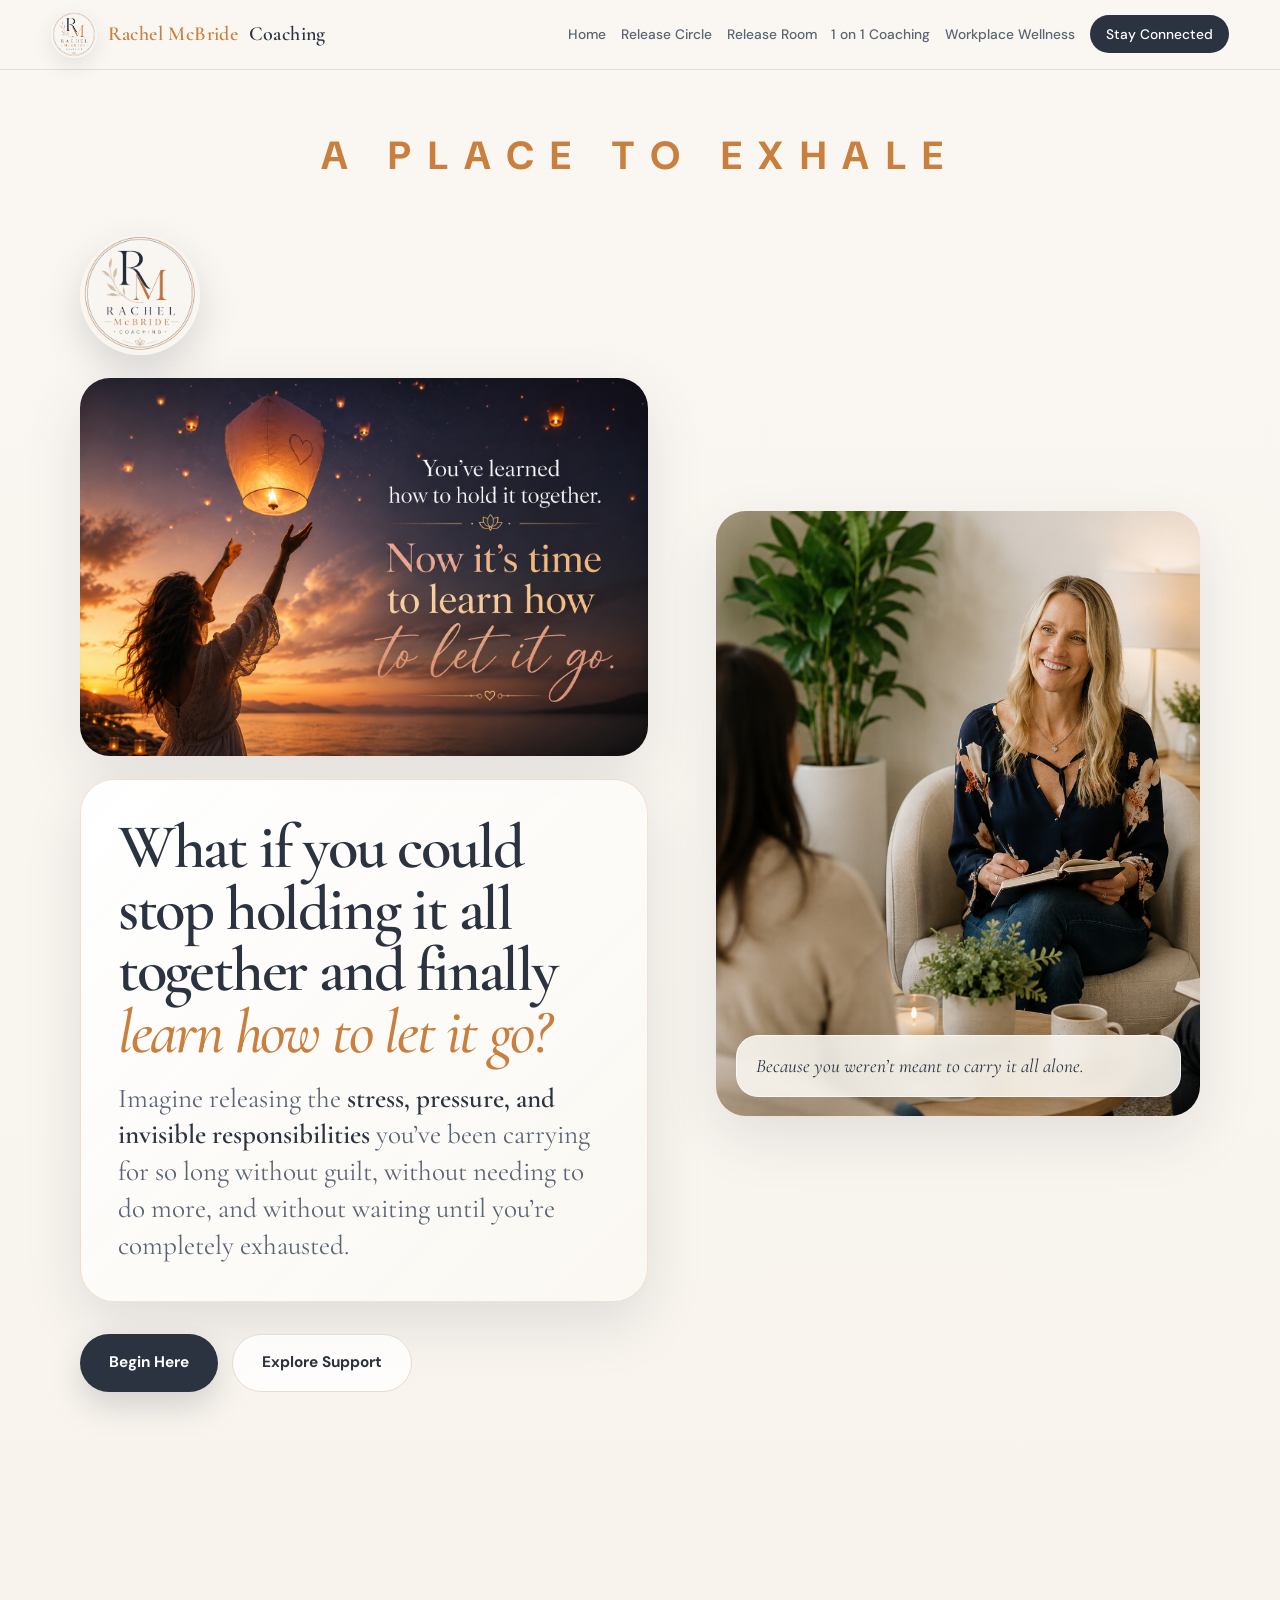
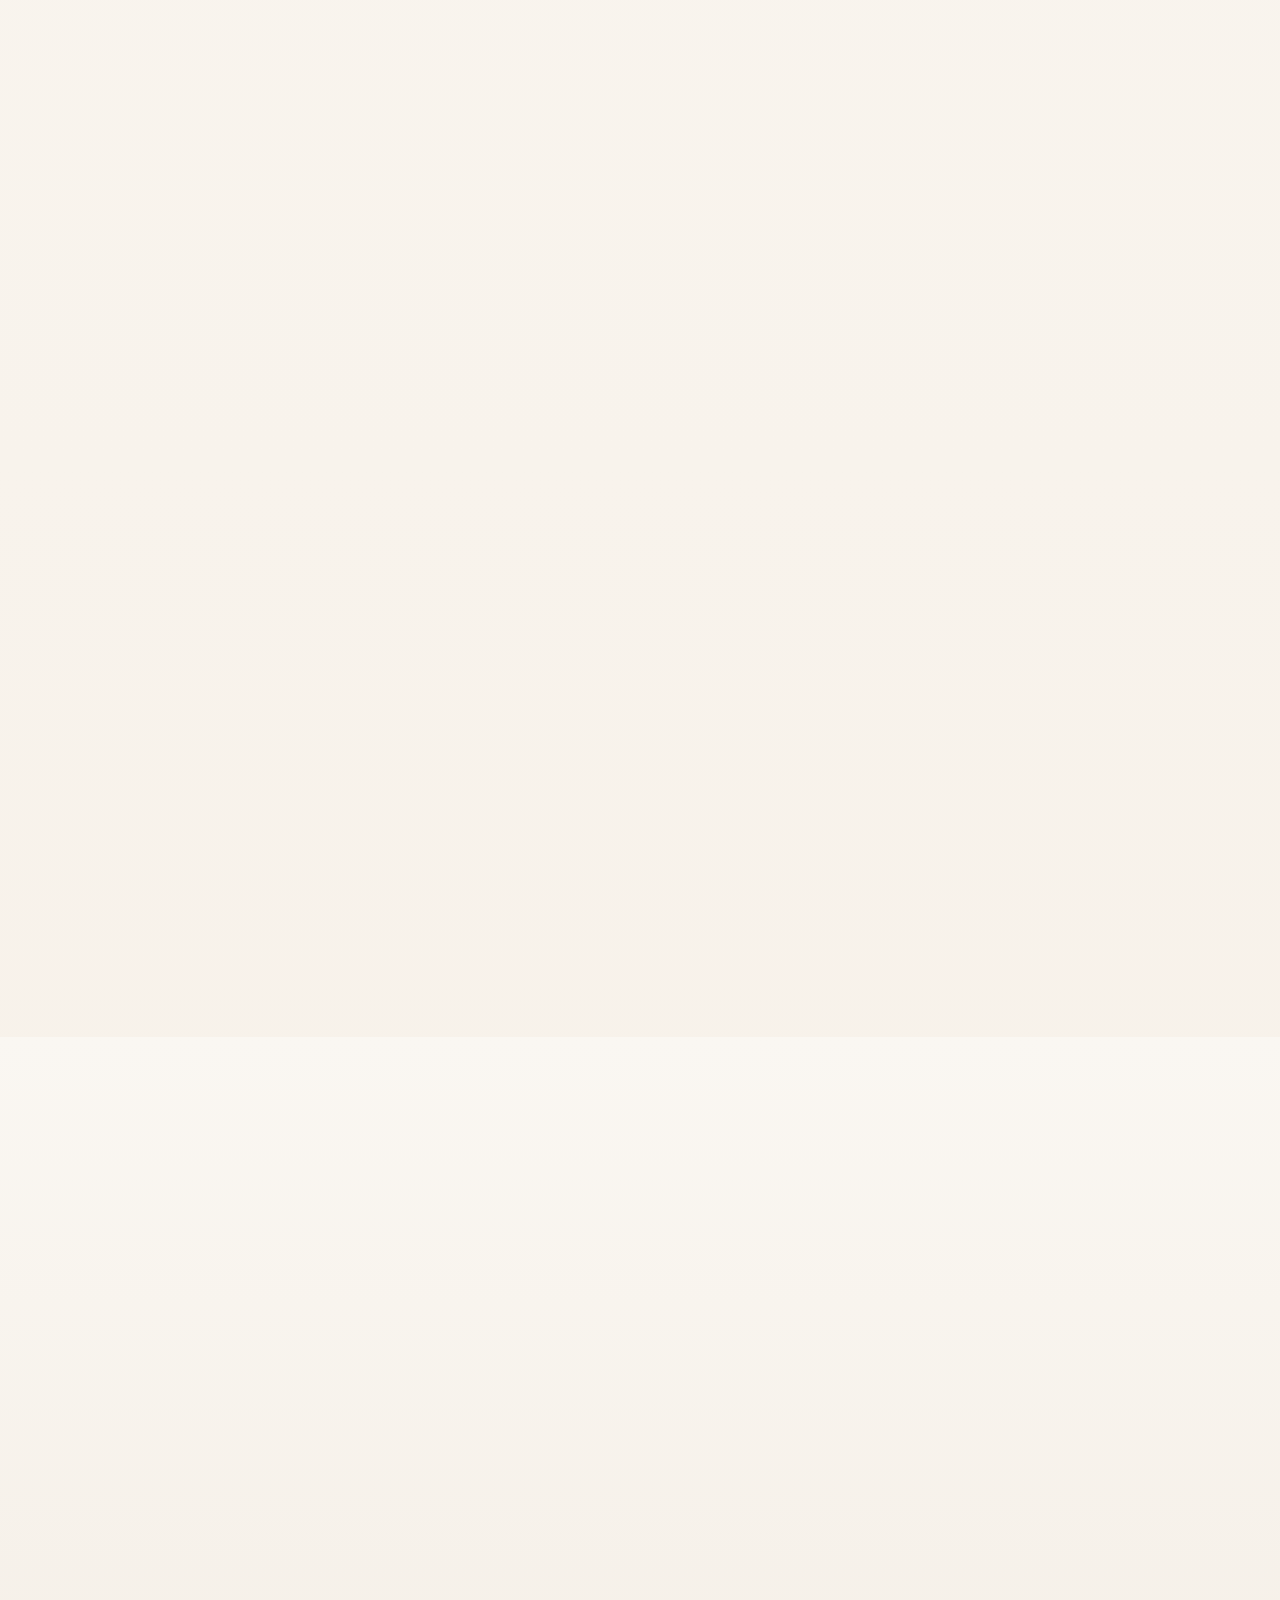
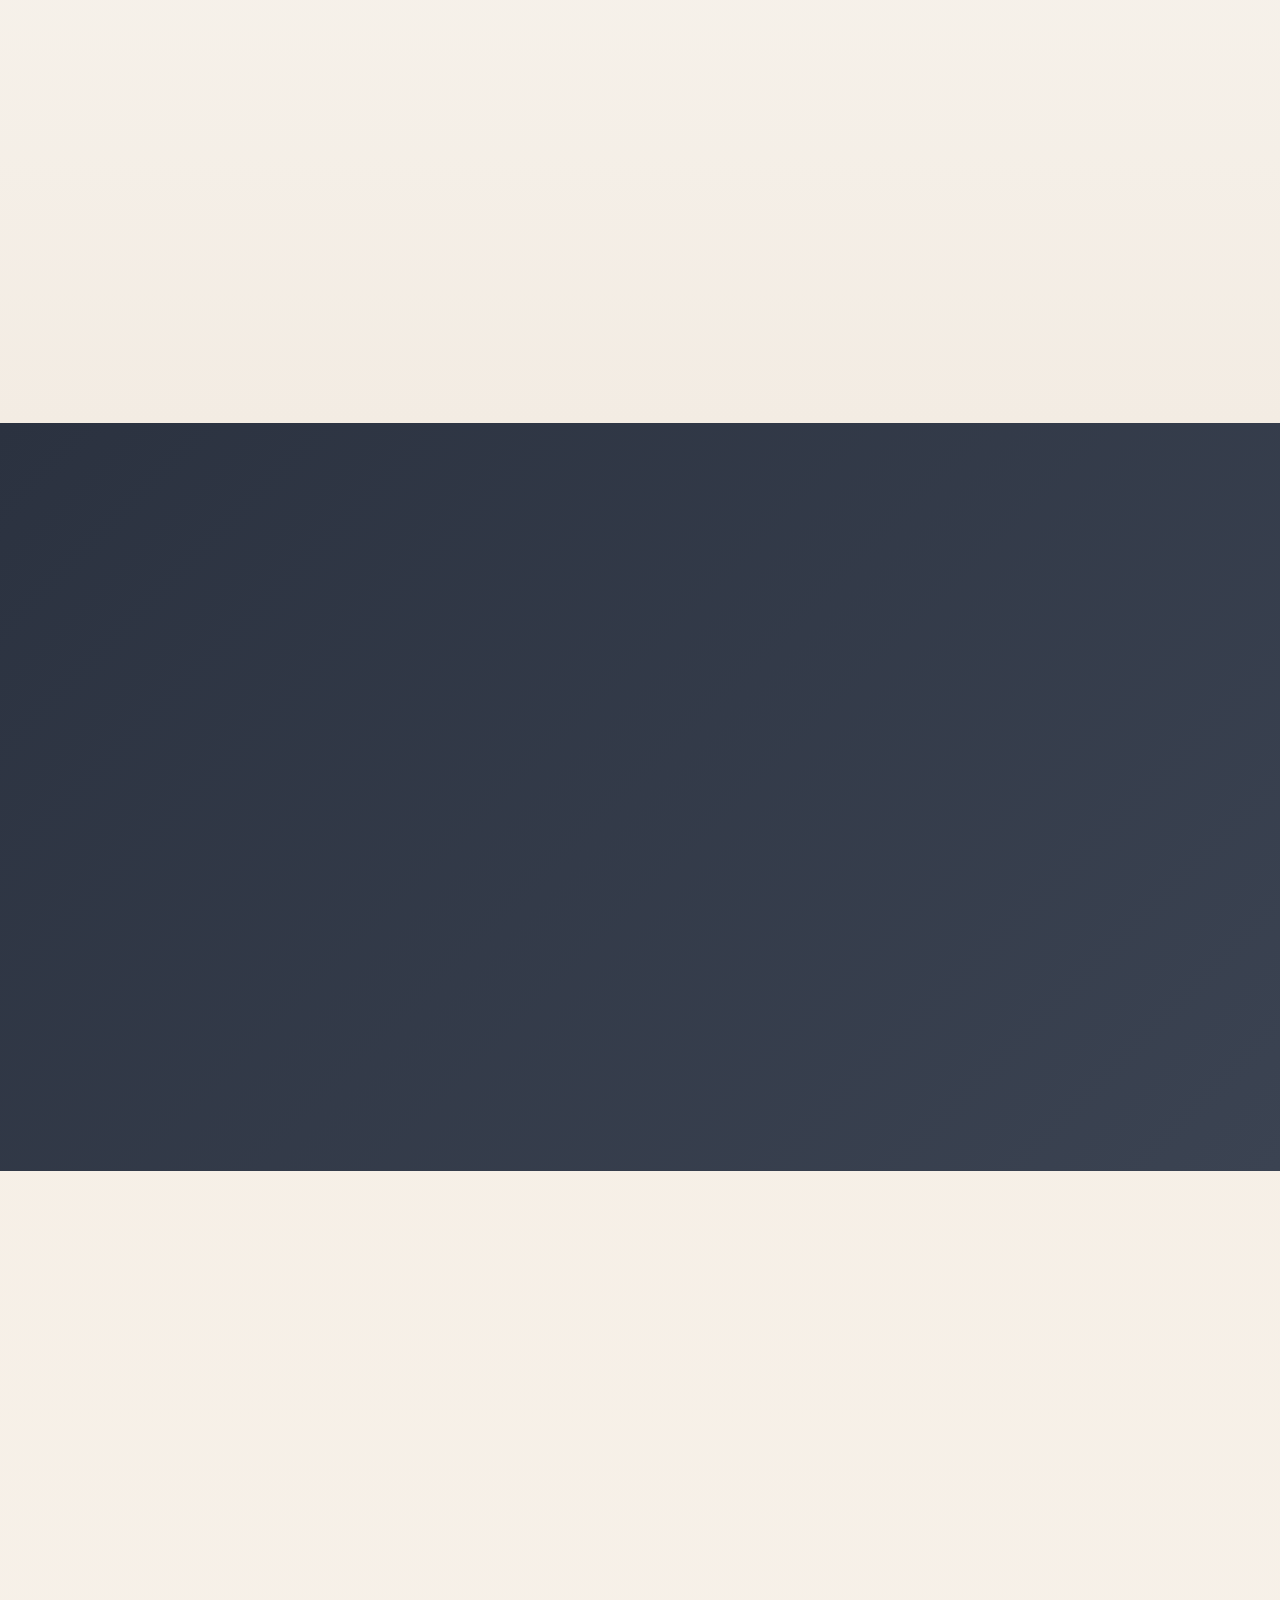
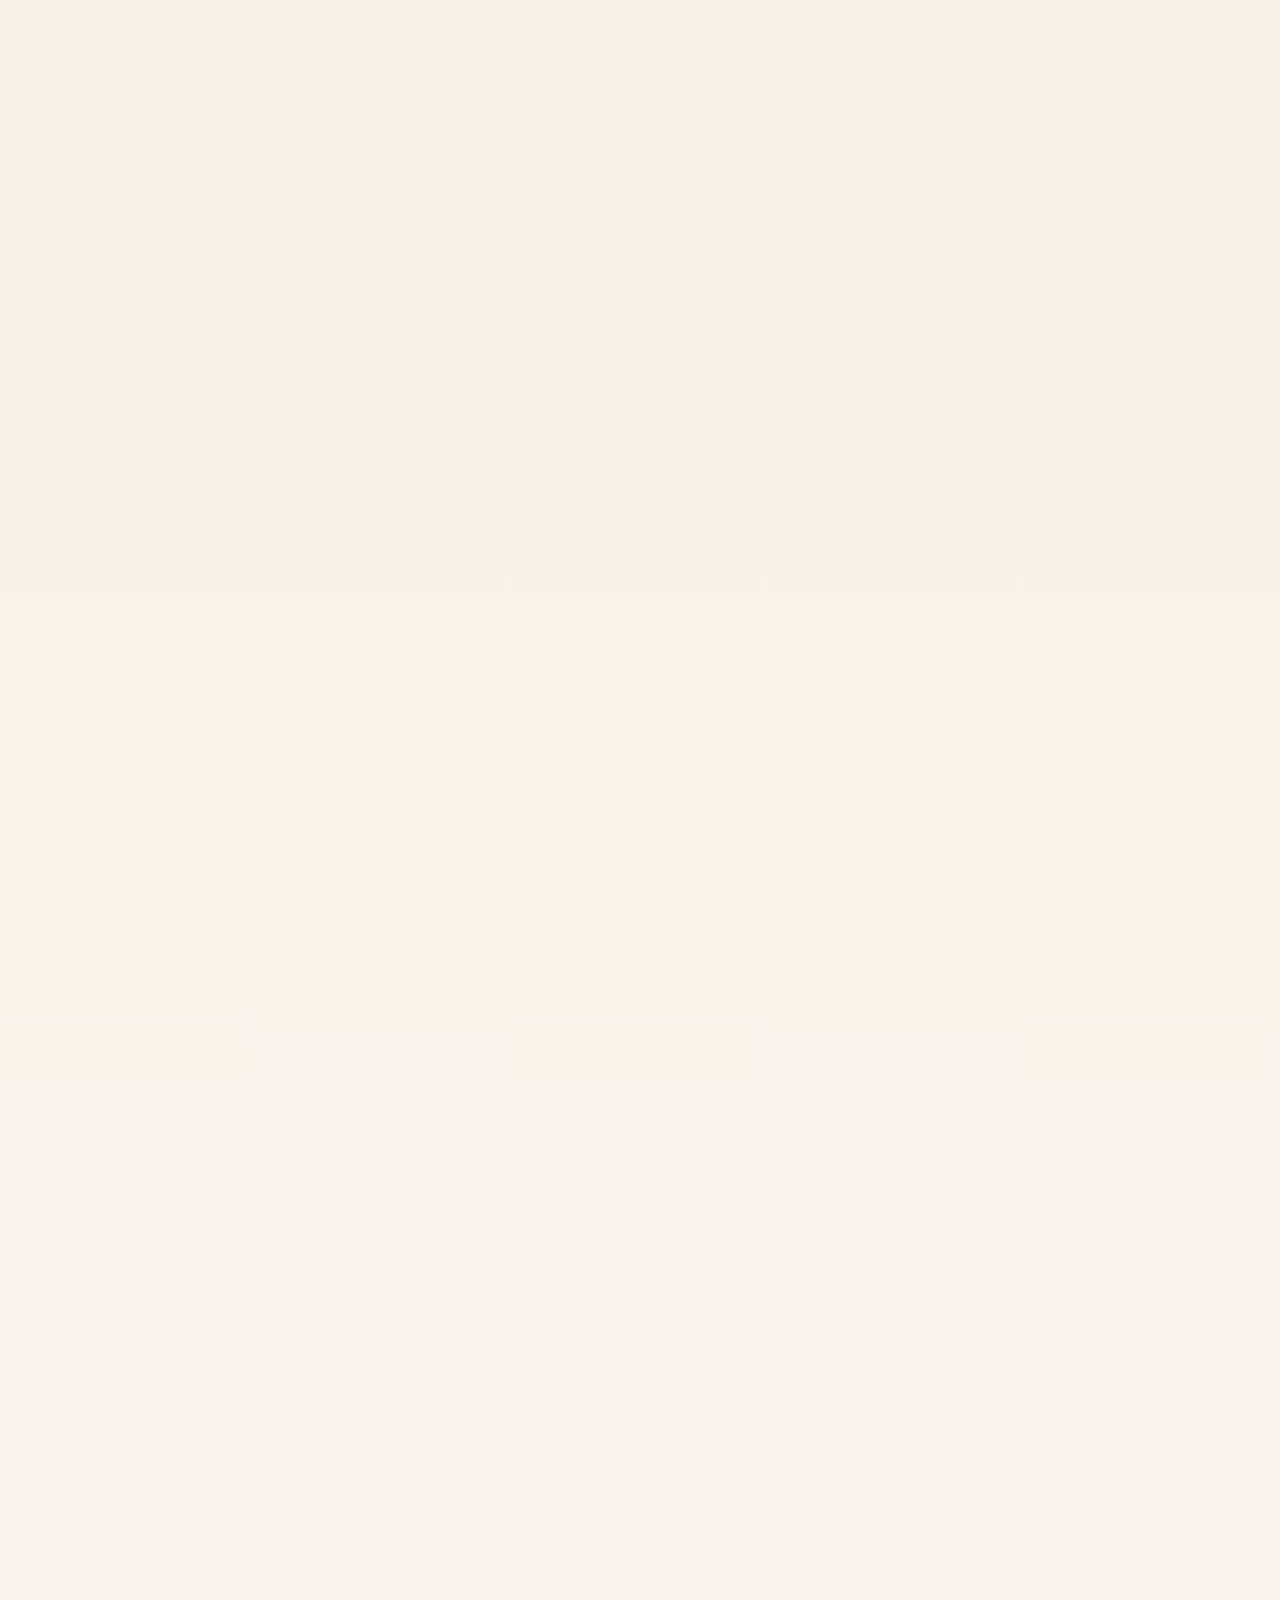
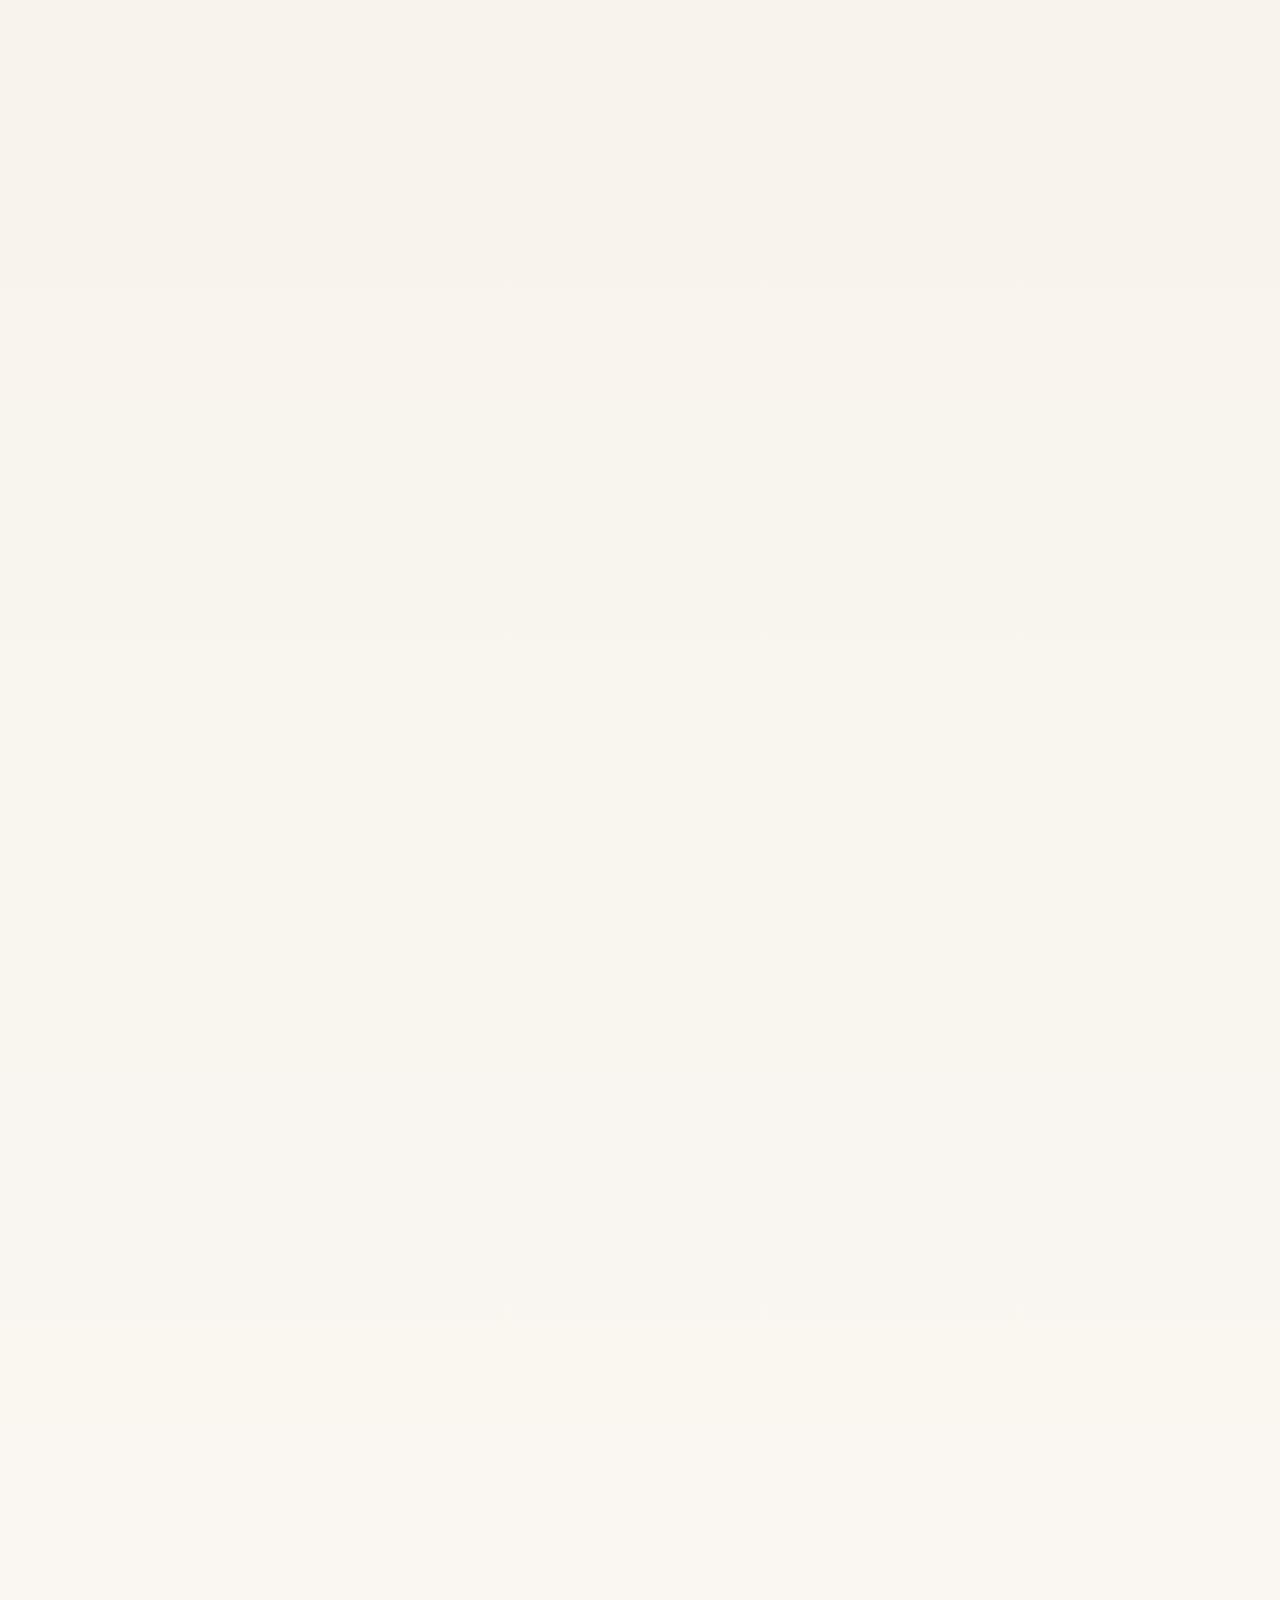
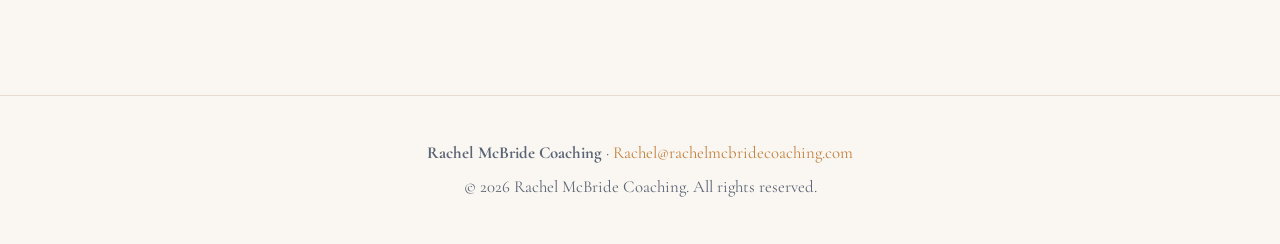
<file: homepage-v2.html>
<!DOCTYPE html>
<html lang="en">
<head>
  <meta charset="UTF-8" />
  <meta name="viewport" content="width=device-width, initial-scale=1.0" />
  <title>Redirecting | Rachel McBride Coaching</title>
  <meta http-equiv="refresh" content="0; url=index.html" />
  <link rel="canonical" href="index.html" />
</head>
<body>
  <p>Redirecting to <a href="index.html">Rachel McBride Coaching</a>.</p>
</body>
</html>
</file>
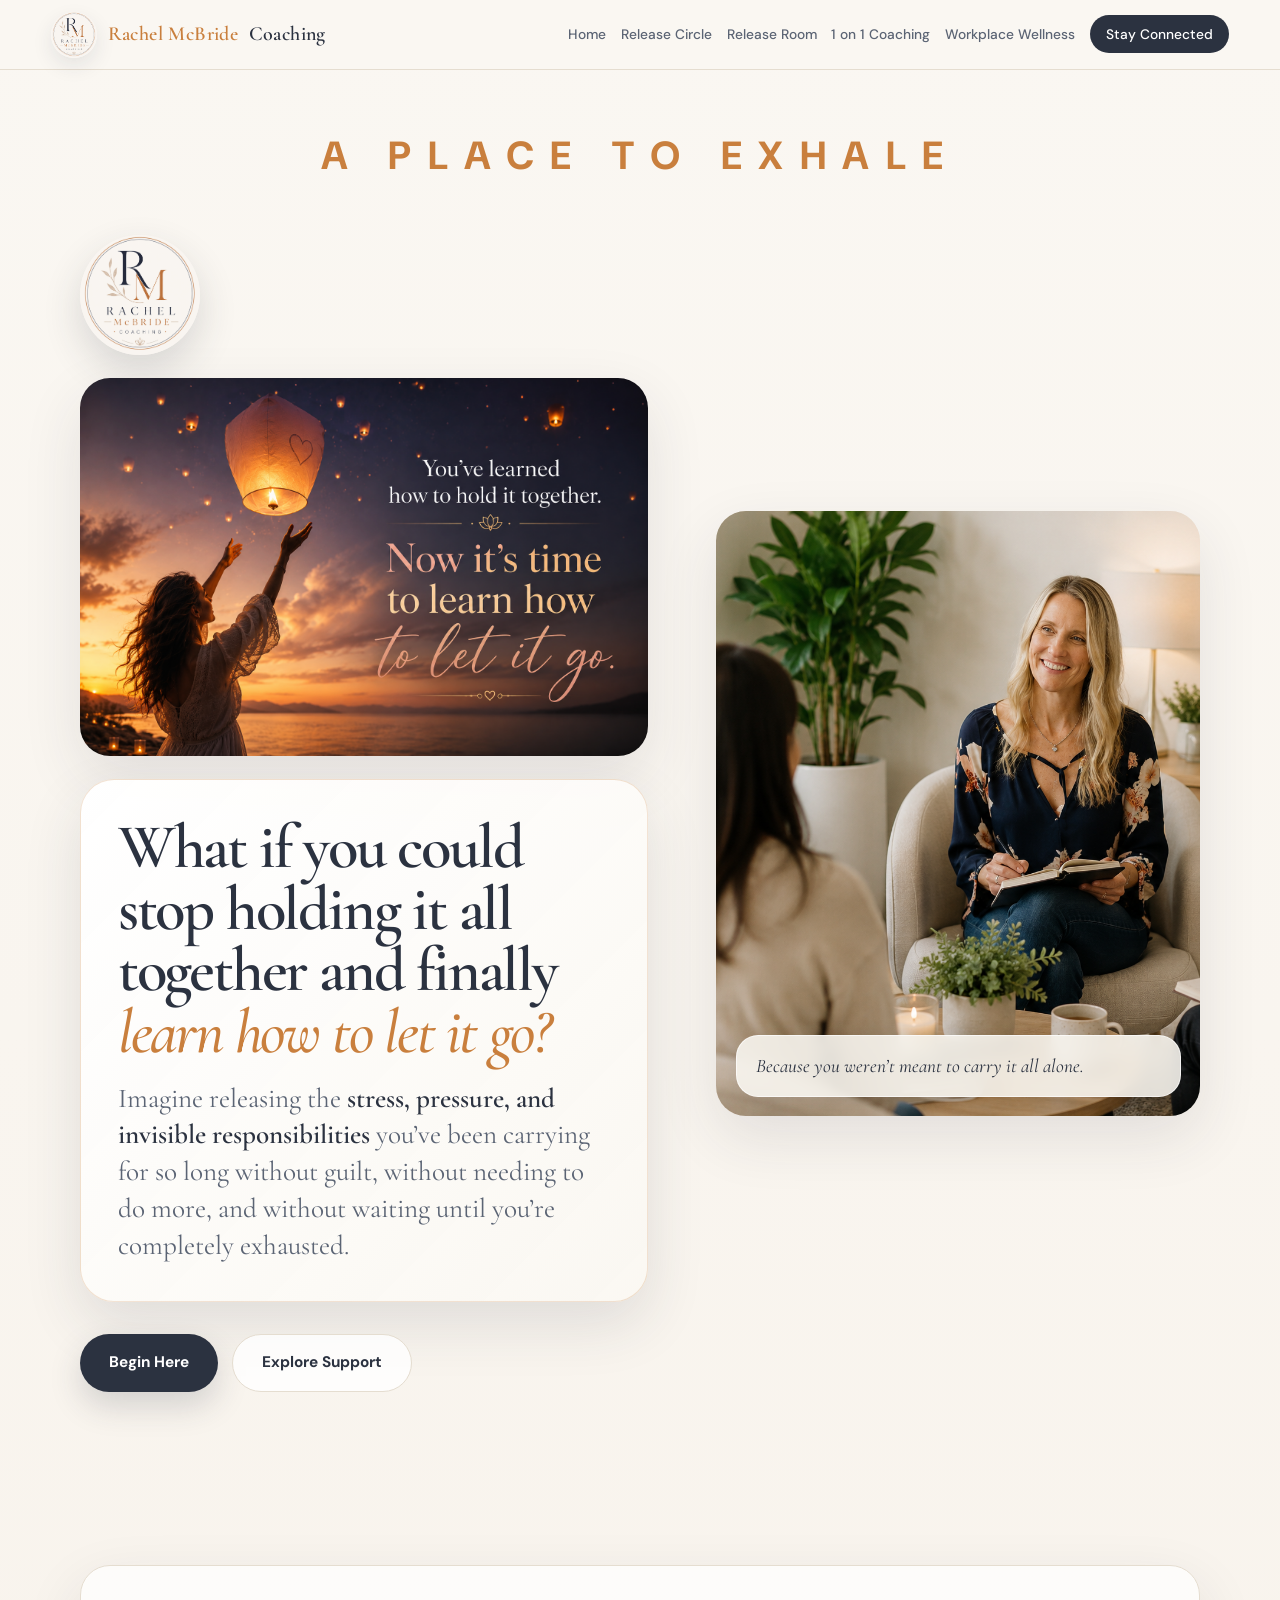
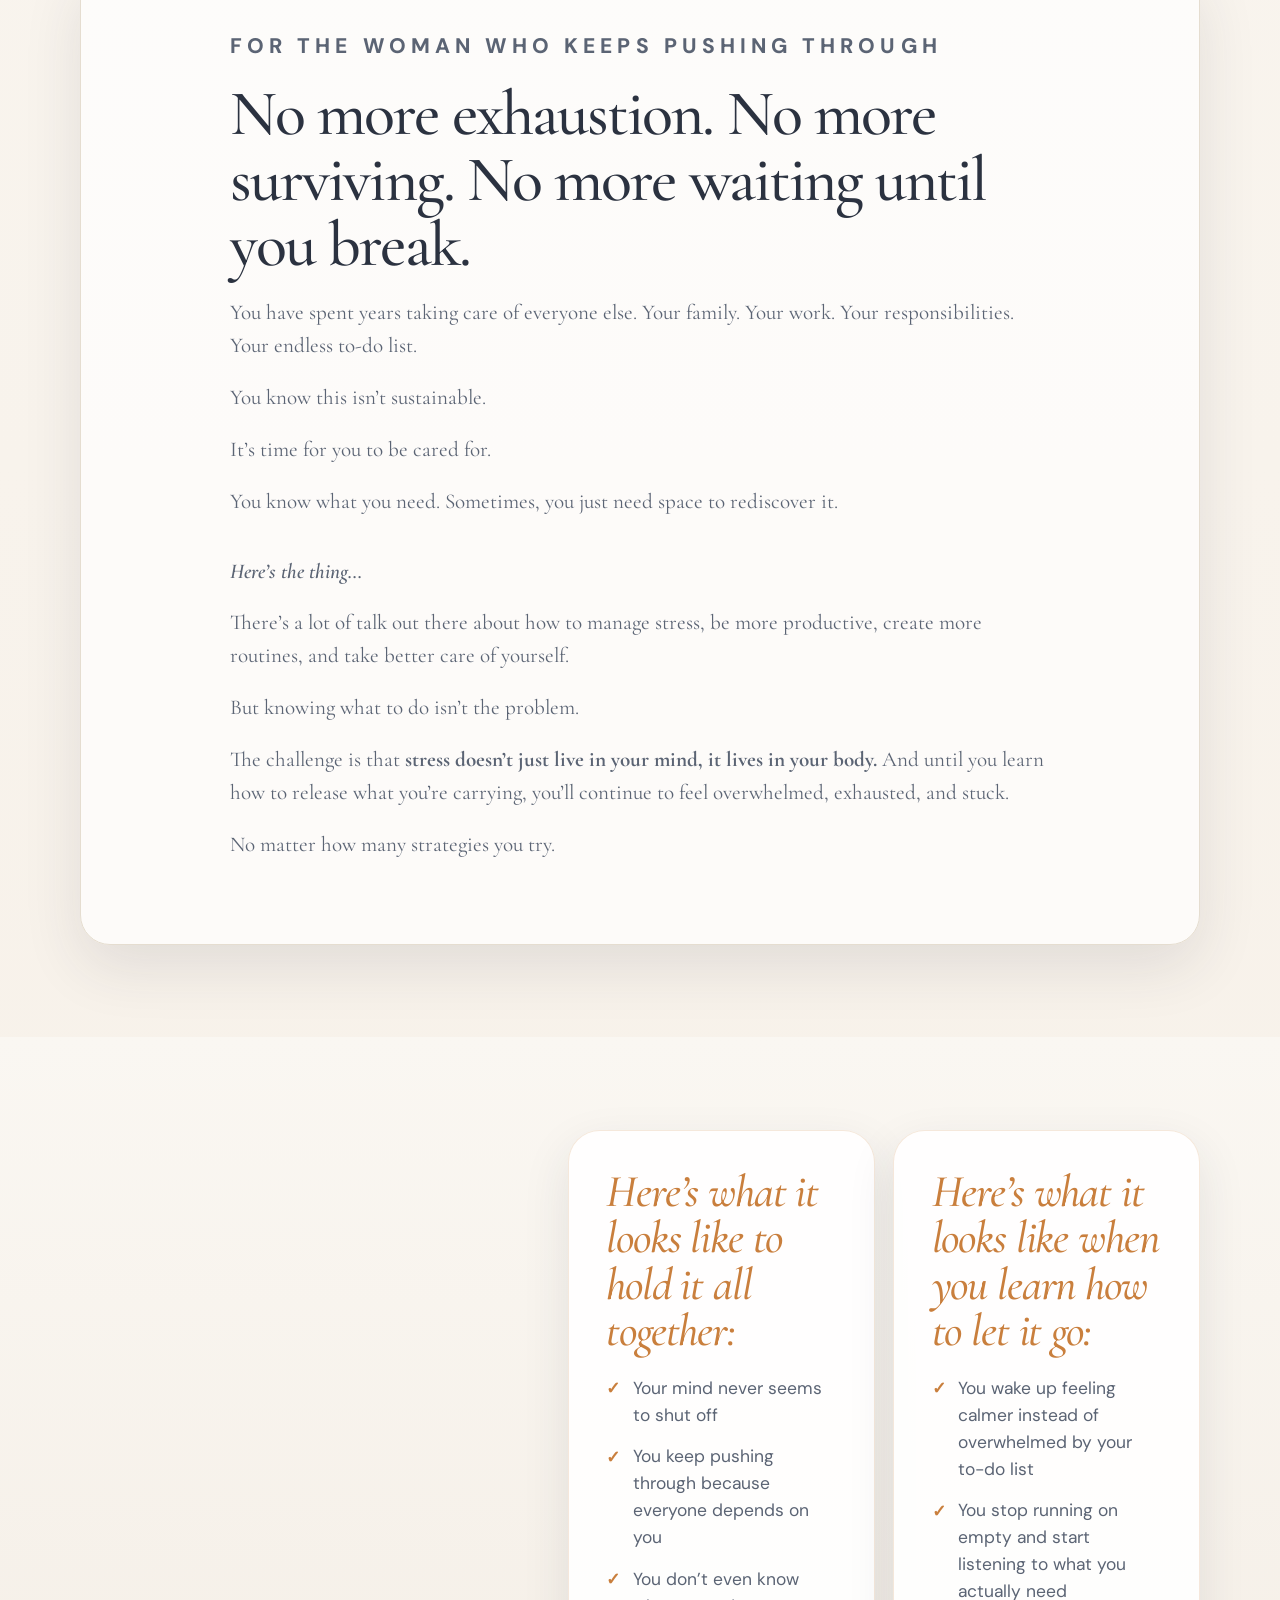
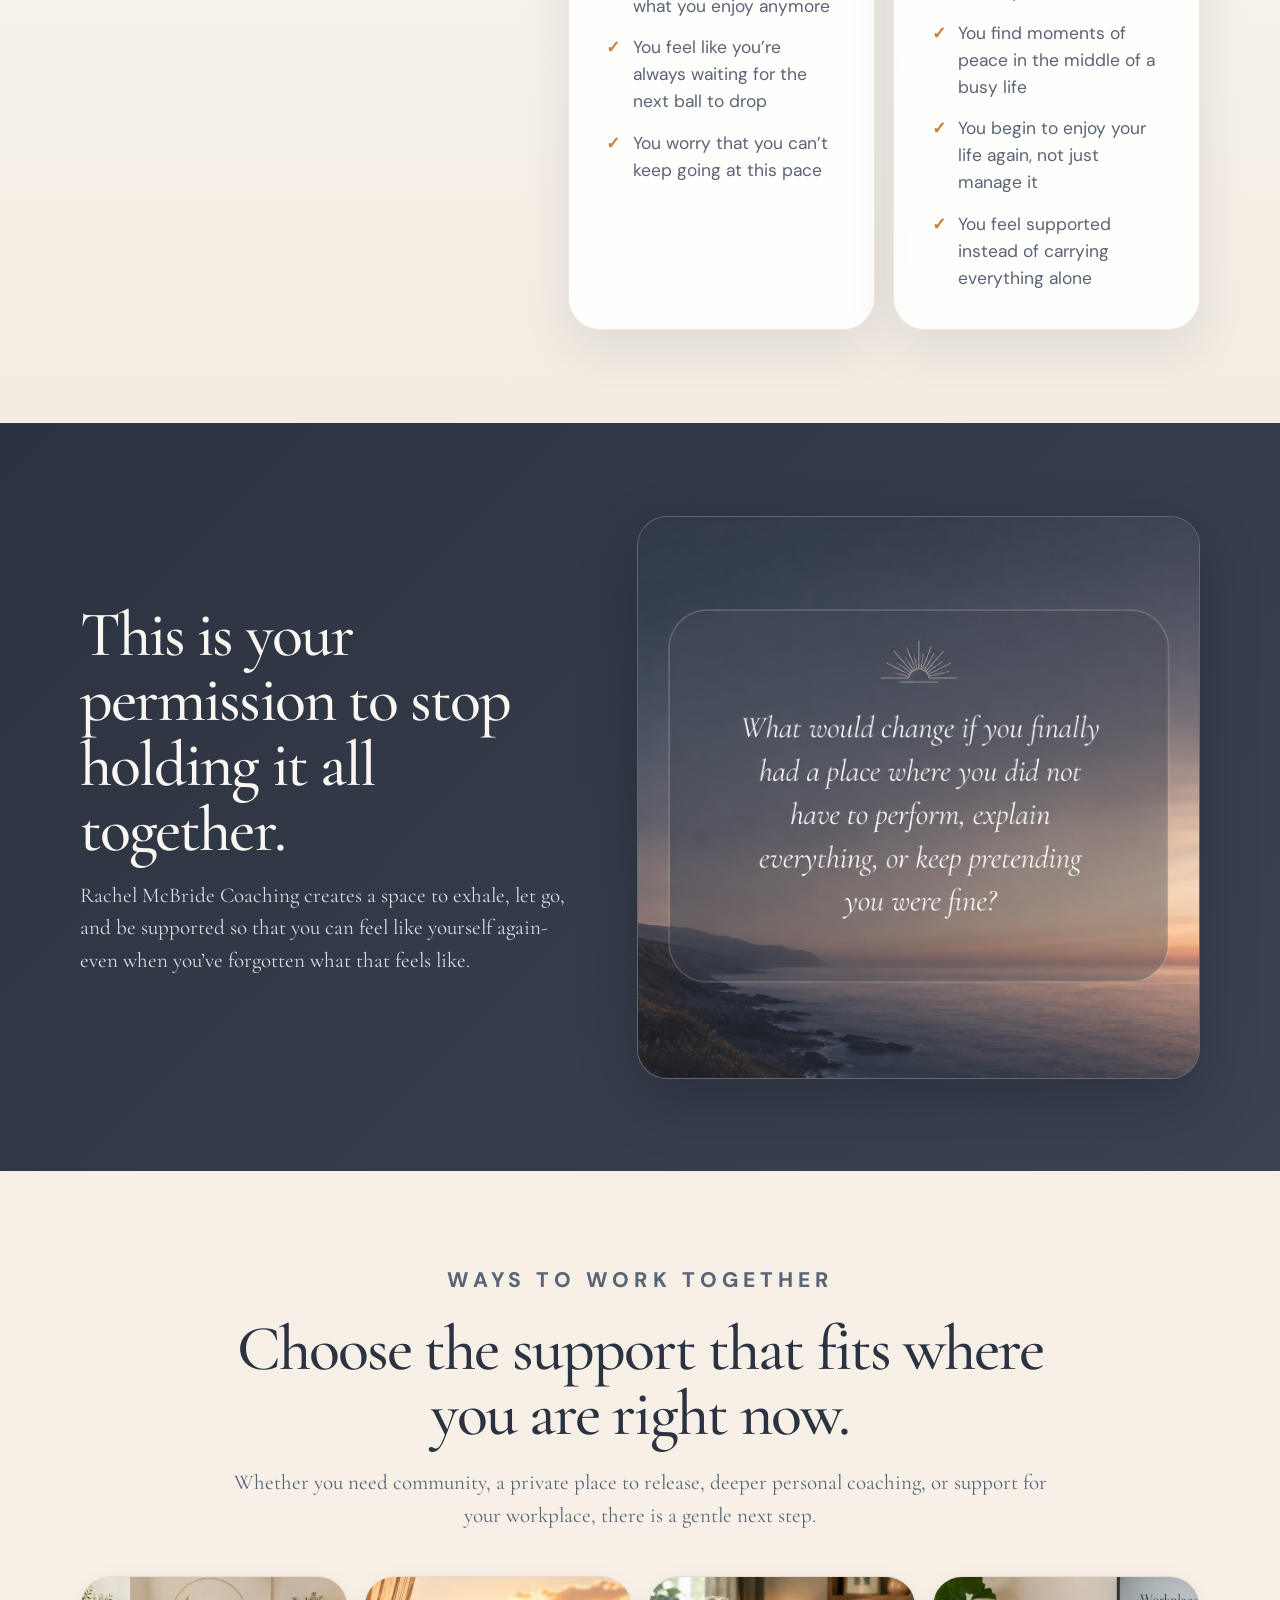
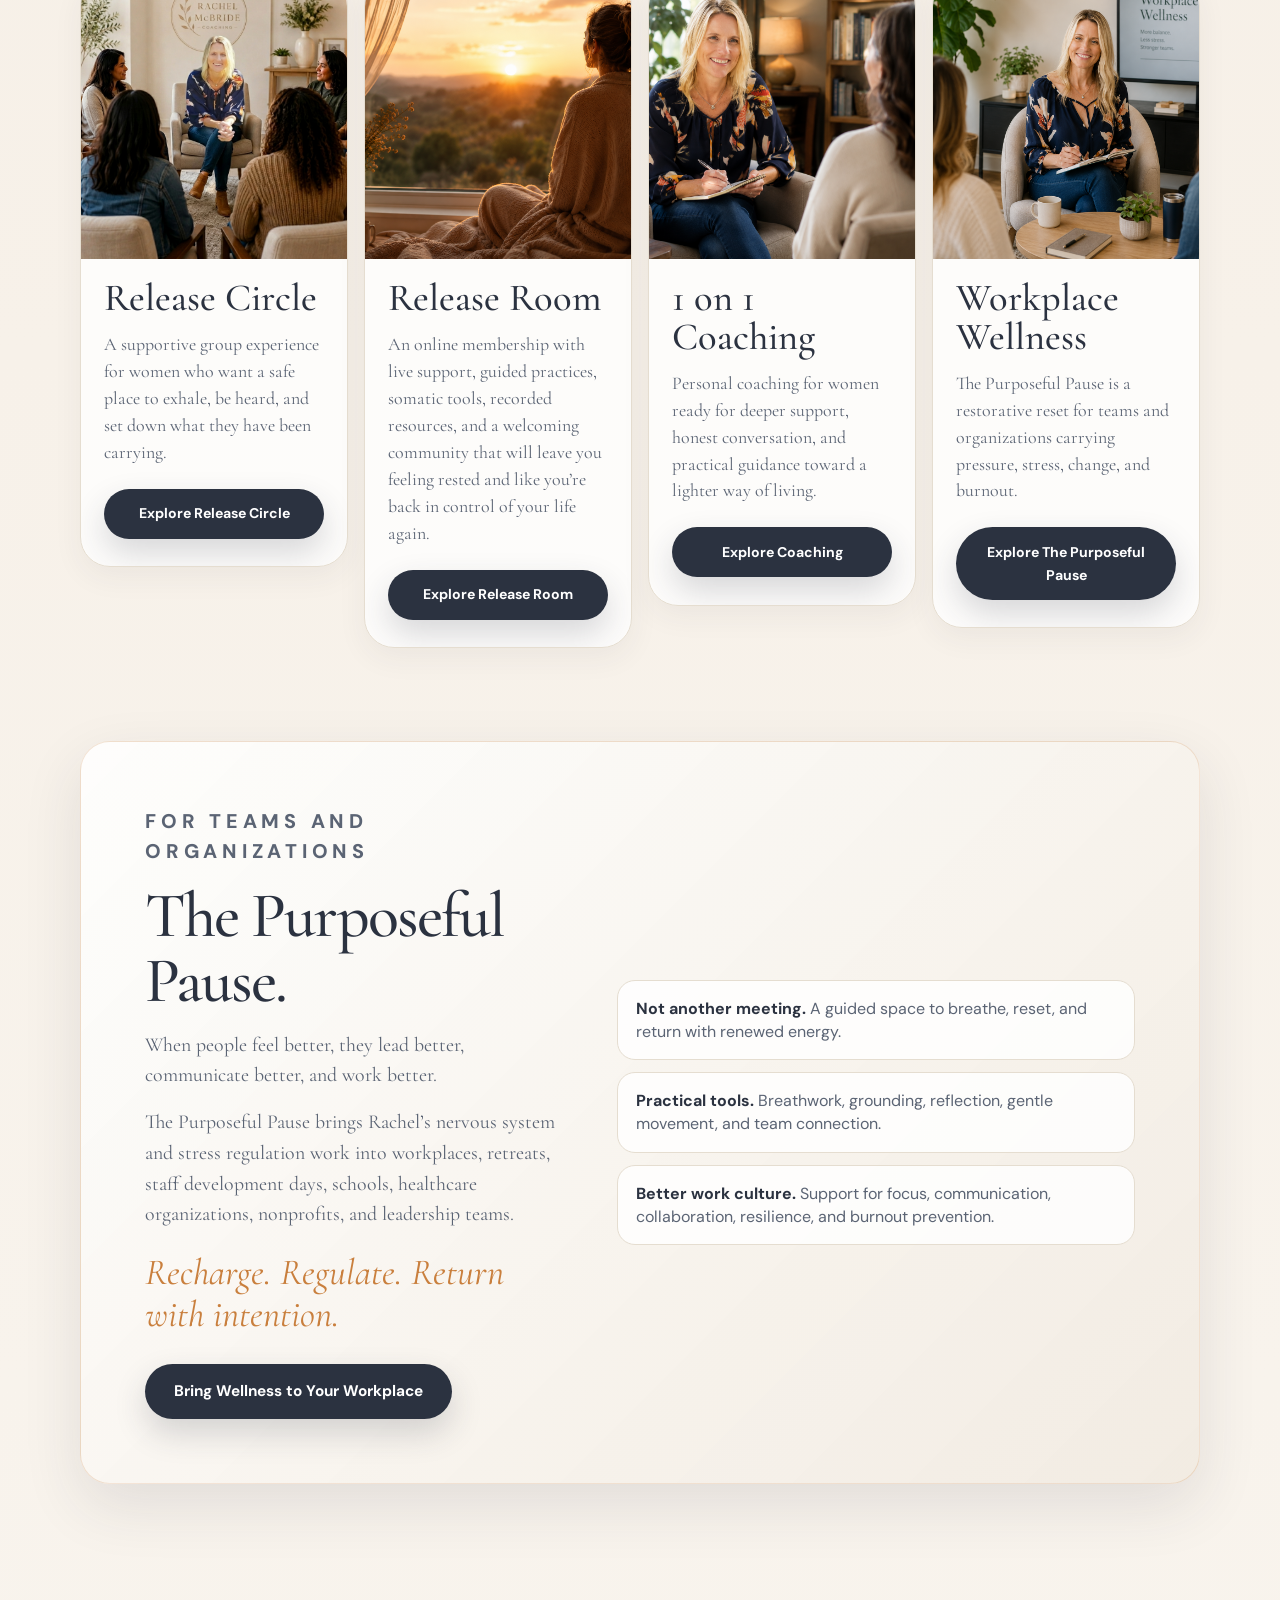
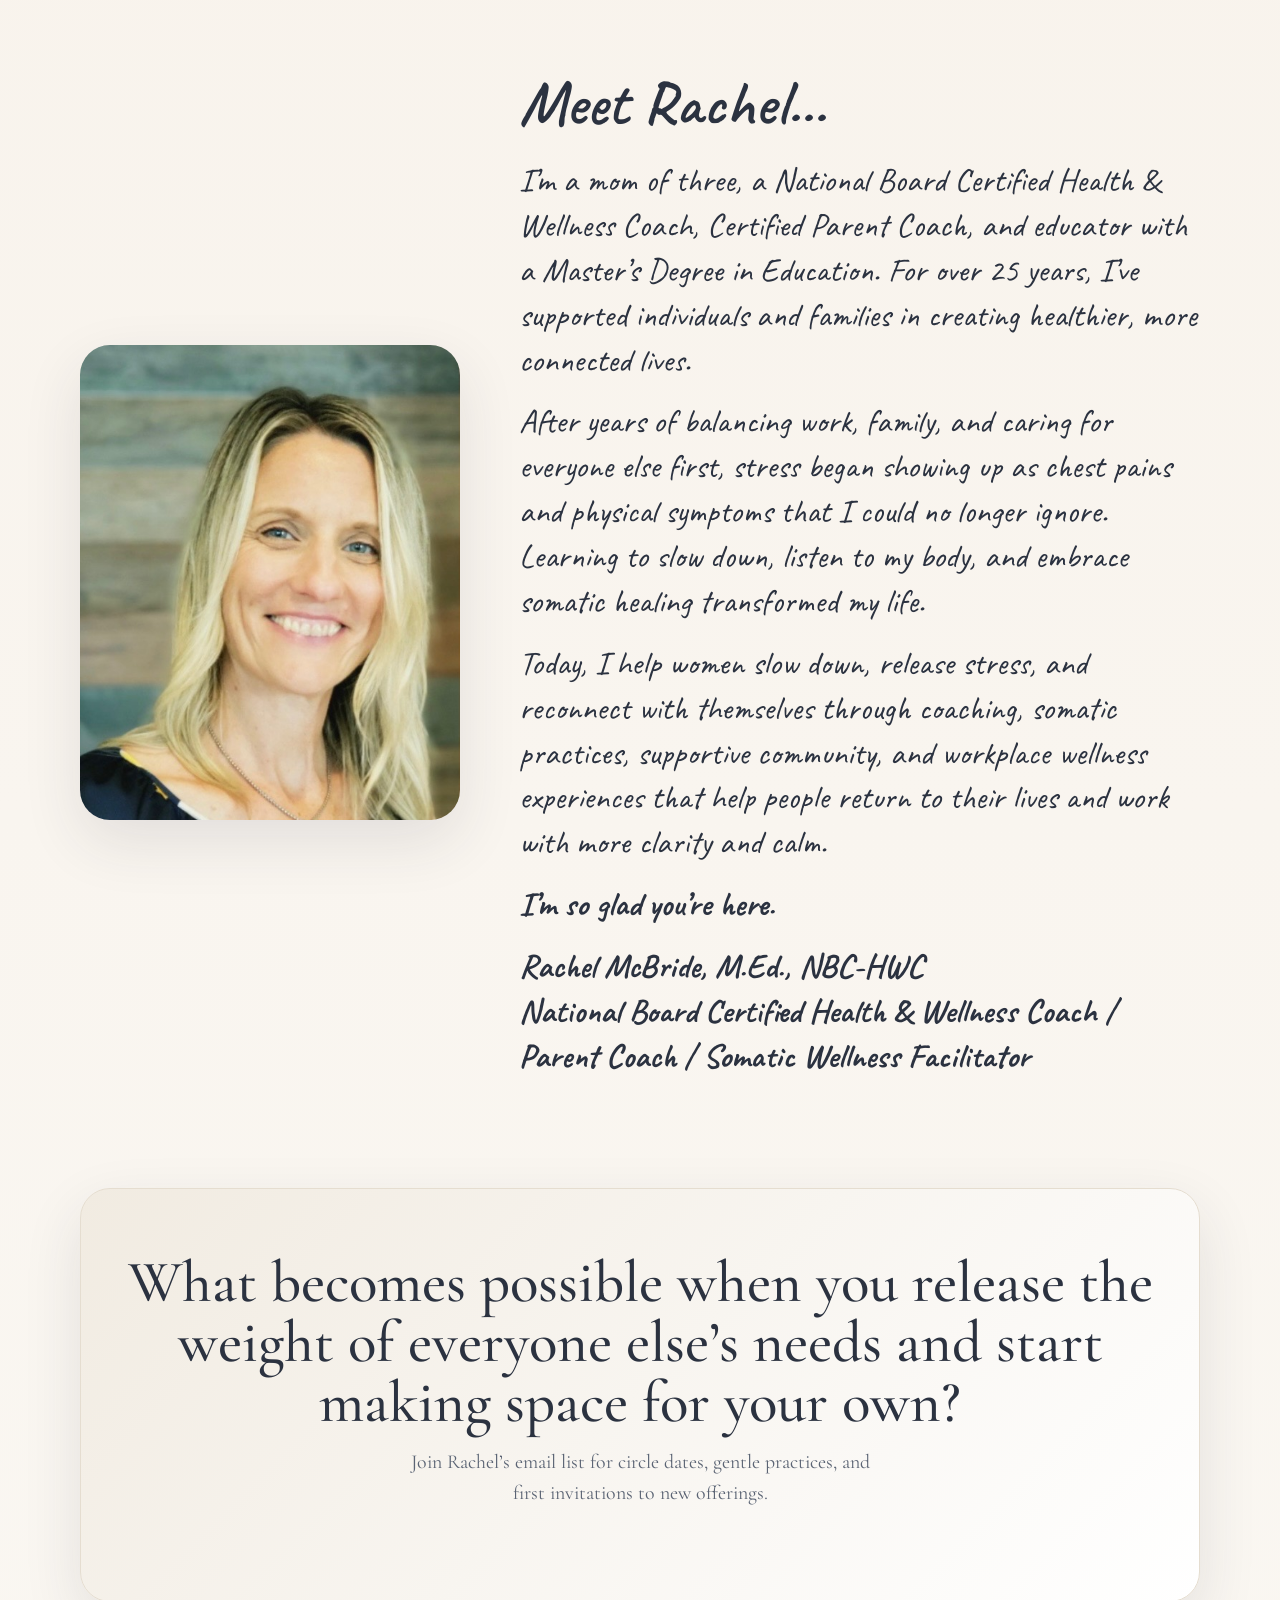
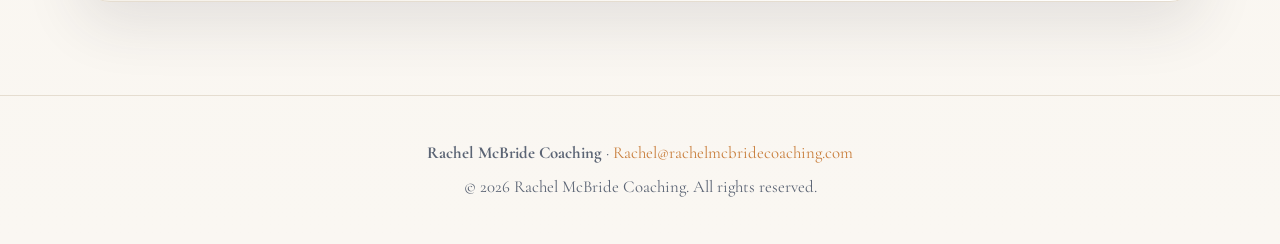
<file: index-fixed.html>
<!DOCTYPE html>
<html lang="en">
<head>
<meta charset="UTF-8">
<meta name="viewport" content="width=device-width, initial-scale=1.0">
<title>Rachel McBride Coaching | Learn How to Let It Go</title>
<link rel="preconnect" href="https://fonts.googleapis.com">
<link rel="preconnect" href="https://fonts.gstatic.com" crossorigin>
<link href="https://fonts.googleapis.com/css2?family=Cormorant+Garamond:ital,wght@0,400;0,500;0,600;1,400&family=DM+Sans:wght@300;400;500;600;700&display=swap" rel="stylesheet">
<script>window.location.replace('index.html');</script>
</head><body></body></html>
</file>
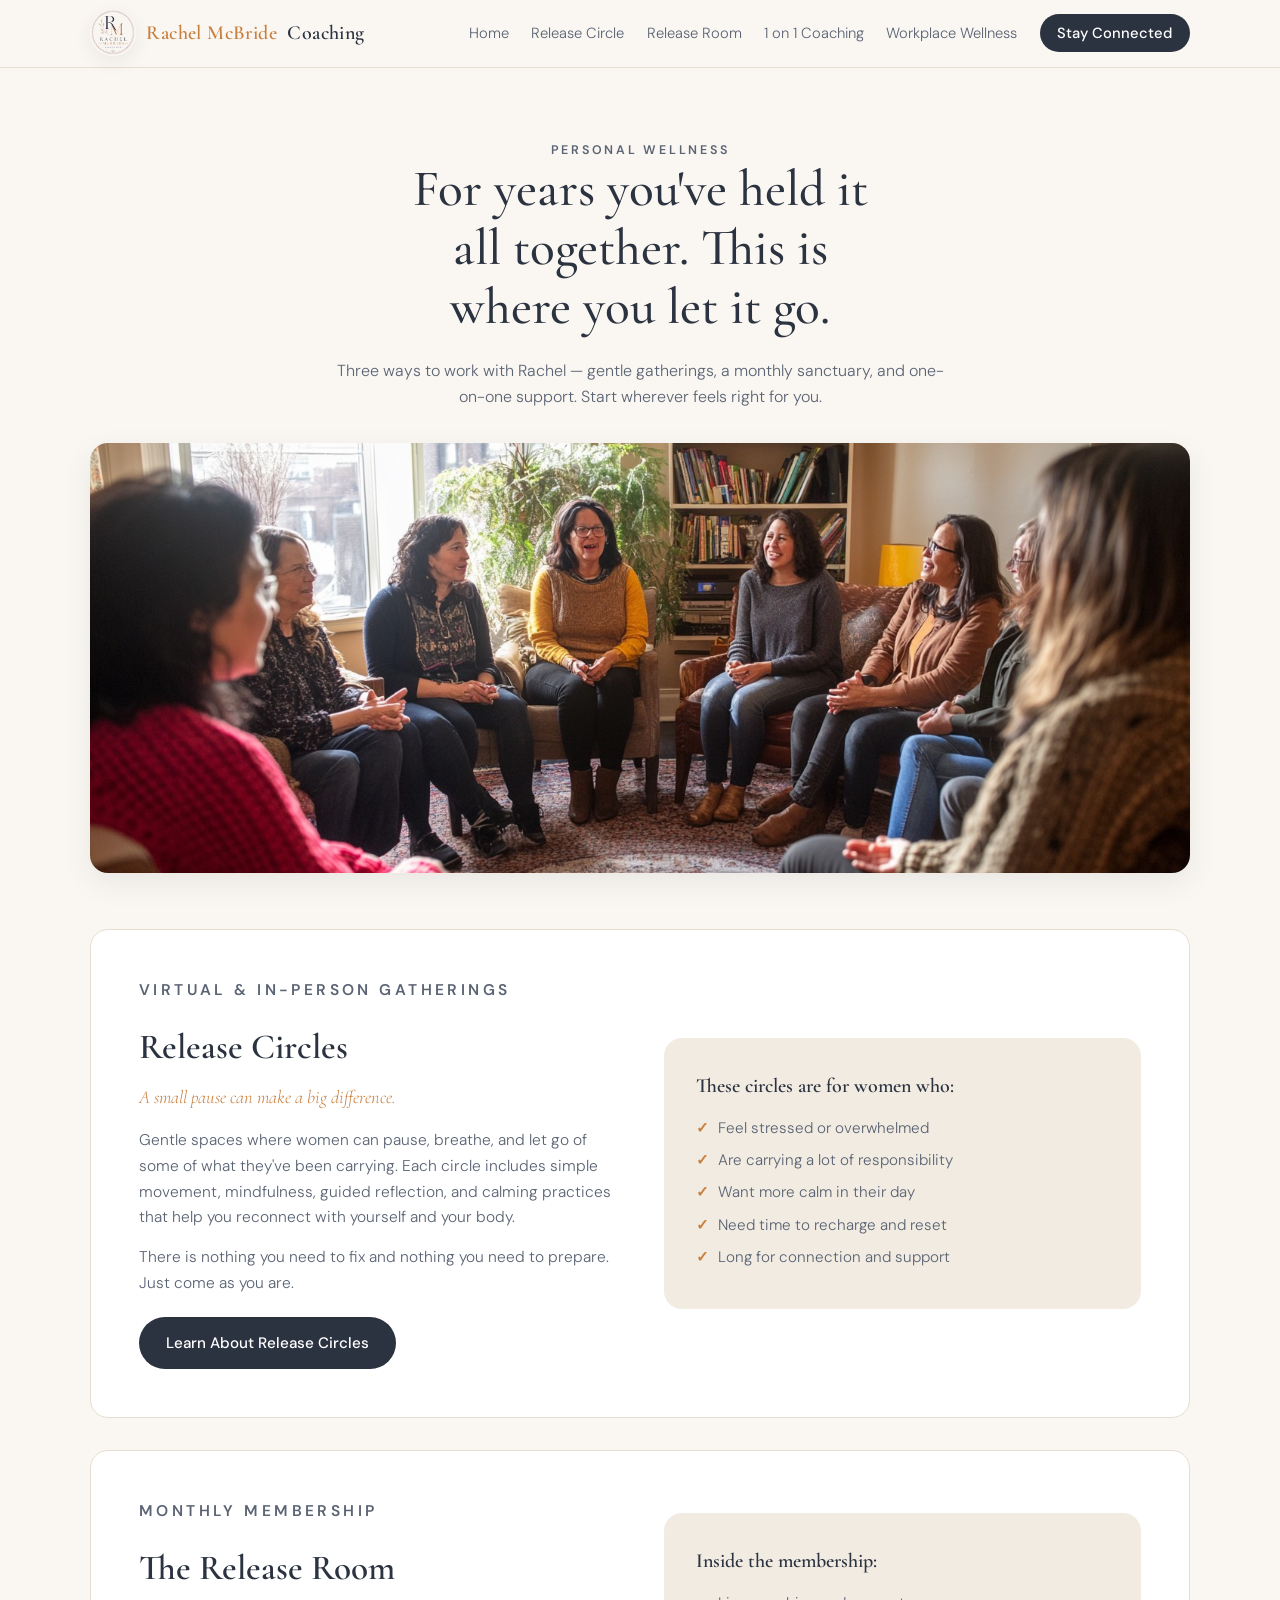
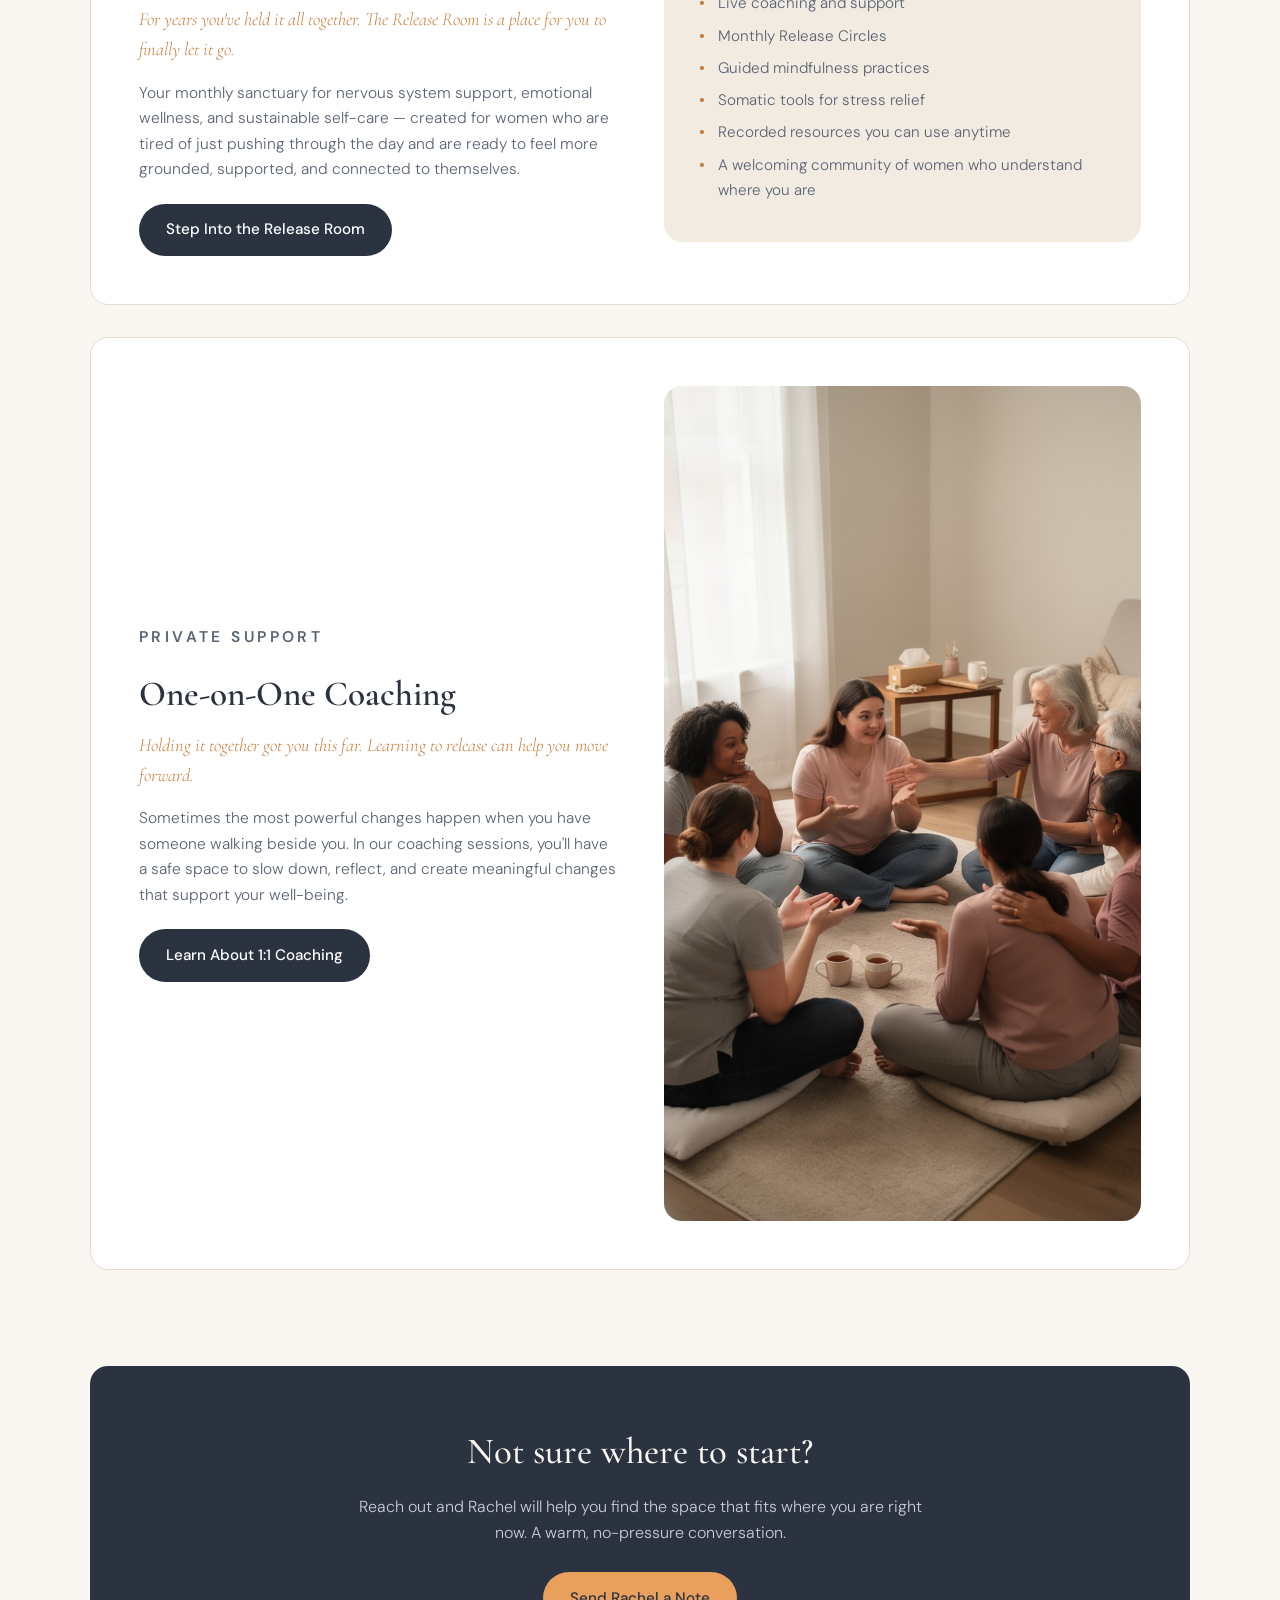
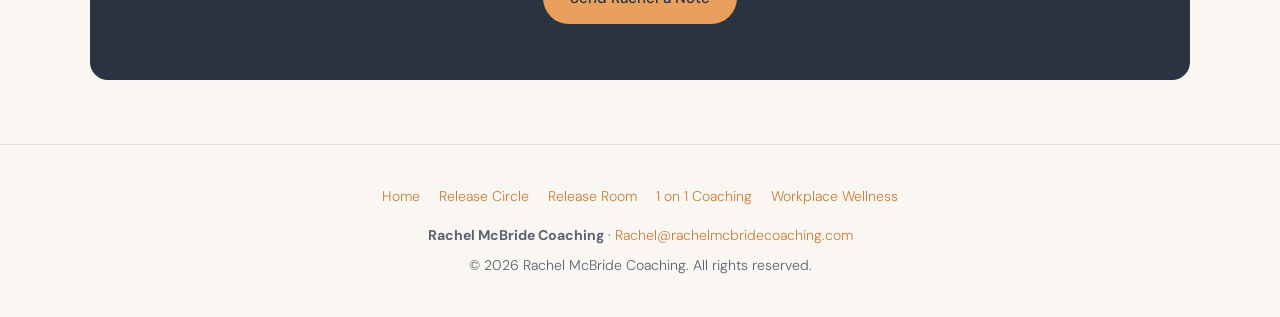
<file: personal-wellness.html>
<!DOCTYPE html>
<html lang="en">
<head>
  <meta charset="UTF-8" />
  <meta name="viewport" content="width=device-width, initial-scale=1.0" />
  <title>Personal Wellness | Rachel McBride Coaching</title>
  <meta name="description" content="Release Circles, the Release Room membership, and one-on-one coaching - supportive spaces for women ready to release stress and reconnect with themselves." />
  <meta property="og:title" content="Personal Wellness | Rachel McBride Coaching" />
  <meta property="og:description" content="Release Circles, the Release Room membership, and one-on-one coaching - supportive spaces for women ready to release stress and reconnect with themselves." />
  <meta property="og:type" content="website" />
  <meta property="og:image" content="StockCake-Women's_Group_Meeting-1425415-standard.jpeg" />
  <link rel="preconnect" href="https://fonts.googleapis.com">
  <link rel="preconnect" href="https://fonts.gstatic.com" crossorigin>
  <link href="https://fonts.googleapis.com/css2?family=Cormorant+Garamond:ital,wght@0,400;0,500;0,600;1,400&family=DM+Sans:wght@300;400;500;600;700&display=swap" rel="stylesheet">
  <style>
    :root{--ink:#2b3240;--ink-soft:#5b6474;--cream:#faf7f2;--white:#fff;--sand:#f1ebe1;--glow:#e8a05c;--glow-deep:#c97f3d;--sage:#7e8f7c;--line:#e5ddd0;--radius:18px;--shadow:0 10px 30px rgba(43,50,64,.08);--display:'Cormorant Garamond',serif;--body:'DM Sans',sans-serif;}*{margin:0;padding:0;box-sizing:border-box;}html{scroll-behavior:smooth;}body{font-family:var(--body);color:var(--ink);background:var(--cream);line-height:1.65;font-weight:300;}img{max-width:100%;display:block;}.container{width:min(1100px,92%);margin:0 auto;}.site-nav{position:sticky;top:0;z-index:50;background:rgba(250,247,242,.92);backdrop-filter:blur(10px);border-bottom:1px solid var(--line);}.nav-inner{width:min(1100px,92%);margin:0 auto;display:flex;align-items:center;justify-content:space-between;padding:.65rem 0;gap:1rem;}.nav-logo{font-family:var(--display);font-size:1.25rem;font-weight:600;text-decoration:none;letter-spacing:.02em;color:var(--ink);display:flex;align-items:center;gap:.65rem;white-space:nowrap;}.logo-mark{width:46px;height:46px;border-radius:50%;object-fit:cover;box-shadow:0 6px 18px rgba(43,50,64,.08);}.nav-logo span{color:var(--glow-deep);}.nav-toggle{display:none;background:none;border:1px solid var(--line);border-radius:10px;padding:.45rem .7rem;font-family:var(--body);font-size:.85rem;color:var(--ink);cursor:pointer;}.nav-links{display:flex;gap:1.4rem;list-style:none;align-items:center;}.nav-links a{text-decoration:none;font-size:.92rem;color:var(--ink-soft);transition:color .2s;}.nav-links a:hover,.nav-links a:focus-visible{color:var(--glow-deep);}.nav-cta{background:var(--ink);color:var(--white)!important;padding:.55rem 1.1rem;border-radius:999px;font-weight:500;}.nav-cta:hover{background:var(--glow-deep);}.btn{display:inline-flex;align-items:center;justify-content:center;text-align:center;text-decoration:none;font-weight:500;font-size:.95rem;padding:.85rem 1.7rem;border-radius:999px;transition:transform .2s,background .2s;border:none;cursor:pointer;font-family:var(--body);}.btn-primary{background:var(--ink);color:var(--white);}.btn-primary:hover{background:var(--glow-deep);transform:translateY(-2px);}.btn-glow,.closer .btn{background:var(--glow);color:var(--ink);}.btn-glow:hover,.closer .btn:hover{background:var(--glow-deep);color:var(--white);transform:translateY(-2px);}.eyebrow{font-size:.78rem;letter-spacing:.22em;text-transform:uppercase;color:var(--glow-deep);font-weight:600;margin-bottom:.9rem;}.page-hero{padding:4.5rem 0 2rem;text-align:center;}.page-hero h1{font-family:var(--display);font-weight:500;font-size:clamp(2.1rem,5vw,3.2rem);line-height:1.15;max-width:20ch;margin:0 auto 1.3rem;}.page-hero p{color:var(--ink-soft);max-width:56ch;margin:0 auto;}.hero-image{border-radius:var(--radius);overflow:hidden;box-shadow:var(--shadow);margin:0 auto 3.5rem;}.hero-image img{width:100%;height:clamp(260px,38vw,430px);object-fit:cover;object-position:center center;}.section{padding:4rem 0;}.offer{display:grid;grid-template-columns:1fr 1fr;gap:3rem;align-items:center;background:var(--white);border:1px solid var(--line);border-radius:var(--radius);padding:3rem;margin-bottom:2rem;}.offer.flip .offer-copy{order:-1;}.offer h2{font-family:var(--display);font-weight:600;font-size:clamp(1.7rem,3.5vw,2.2rem);margin-bottom:.4rem;}.offer .lede{font-family:var(--display);font-style:italic;font-size:1.15rem;color:var(--glow-deep);margin-bottom:1rem;}.offer p{color:var(--ink-soft);font-size:.97rem;margin-bottom:.9rem;}.offer-side{background:var(--sand);border-radius:var(--radius);padding:2rem;}.offer-side h3{font-family:var(--display);font-size:1.25rem;font-weight:600;margin-bottom:.8rem;}.offer-image{overflow:hidden;border-radius:var(--radius);background:var(--sand);}.offer-image img{width:100%;height:100%;min-height:320px;object-fit:cover;object-position:center center;}.checks,.dots{list-style:none;color:var(--ink-soft);font-size:.95rem;}.checks li,.dots li{padding-left:1.4rem;position:relative;margin-bottom:.45rem;}.checks li::before{content:'✓';position:absolute;left:0;color:var(--glow-deep);font-weight:600;}.dots li::before{content:'•';position:absolute;left:.2rem;color:var(--glow-deep);font-weight:700;}.offer .btn{margin-top:.4rem;}.closer{background:var(--ink);color:var(--cream);text-align:center;border-radius:var(--radius);padding:3.5rem 2rem;}.closer h2{font-family:var(--display);font-weight:500;font-size:clamp(1.7rem,4vw,2.3rem);margin-bottom:.7rem;}.closer p{color:#c8cdd8;max-width:52ch;margin:0 auto 1.6rem;}footer{border-top:1px solid var(--line);padding:2.5rem 0;text-align:center;color:var(--ink-soft);font-size:.88rem;}footer a{color:var(--glow-deep);text-decoration:none;}footer a:hover{text-decoration:underline;}.foot-links{display:flex;gap:1.2rem;justify-content:center;flex-wrap:wrap;margin-bottom:1rem;}.fade{opacity:0;transform:translateY(18px);transition:opacity .7s ease,transform .7s ease;}.fade.in{opacity:1;transform:none;}@media(max-width:840px){.nav-toggle{display:block;}.nav-logo{font-size:1.05rem;gap:.5rem}.logo-mark{width:38px;height:38px}.nav-links{display:none;position:absolute;top:100%;left:0;right:0;background:var(--cream);flex-direction:column;align-items:center;padding:1rem 6%;gap:1rem;border-bottom:1px solid var(--line);box-shadow:var(--shadow);}.nav-links.open{display:flex;}.nav-links a{width:min(100%,380px);text-align:center;}.offer{grid-template-columns:1fr;padding:2rem 1.5rem;gap:1.6rem;text-align:left;}.offer.flip .offer-copy{order:0;}.hero-image img{height:260px}.offer-image img{min-height:260px}.section{padding:3rem 0;}.closer{padding:2.5rem 1.25rem;}.offer .btn,.closer .btn{width:min(100%,380px);}}@media(prefers-reduced-motion:reduce){.fade{opacity:1;transform:none;transition:none;}html{scroll-behavior:auto;}}
  </style>
</head>
<body>
  <nav class="site-nav"><div class="nav-inner"><a href="index.html" class="nav-logo"><img class="logo-mark" src="A3BF5FC3-DDC8-4594-97FE-3AE35F98C378.png" alt="Rachel McBride Coaching logo"><span>Rachel McBride</span> Coaching</a><button class="nav-toggle" id="navToggle" aria-expanded="false" aria-controls="navLinks">Menu</button><ul class="nav-links" id="navLinks"><li><a href="index.html">Home</a></li><li><a href="release-circles.html">Release Circle</a></li><li><a href="release-room.html">Release Room</a></li><li><a href="private-coaching.html">1 on 1 Coaching</a></li><li><a href="workplace-wellness.html">Workplace Wellness</a></li><li><a href="index.html#signup" class="nav-cta">Stay Connected</a></li></ul></div></nav>
  <main>
    <section class="page-hero"><div class="container fade"><p class="eyebrow">Personal Wellness</p><h1>For years you've held it all together. This is where you let it go.</h1><p>Three ways to work with Rachel &mdash; gentle gatherings, a monthly sanctuary, and one-on-one support. Start wherever feels right for you.</p></div></section>
    <div class="container"><div class="hero-image fade"><img src="StockCake-Women's_Group_Meeting-1425415-standard.jpeg" alt="Women gathered in a supportive wellness circle"></div></div>
    <section class="section" style="padding-top:0;"><div class="container">
      <article class="offer fade" id="circles"><div class="offer-copy"><p class="eyebrow">Virtual &amp; In-Person Gatherings</p><h2>Release Circles</h2><p class="lede">A small pause can make a big difference.</p><p>Gentle spaces where women can pause, breathe, and let go of some of what they've been carrying. Each circle includes simple movement, mindfulness, guided reflection, and calming practices that help you reconnect with yourself and your body.</p><p>There is nothing you need to fix and nothing you need to prepare. Just come as you are.</p><a href="release-circles.html" class="btn btn-primary">Learn About Release Circles</a></div><div class="offer-side"><h3>These circles are for women who:</h3><ul class="checks"><li>Feel stressed or overwhelmed</li><li>Are carrying a lot of responsibility</li><li>Want more calm in their day</li><li>Need time to recharge and reset</li><li>Long for connection and support</li></ul></div></article>
      <article class="offer flip fade" id="room"><div class="offer-side"><h3>Inside the membership:</h3><ul class="dots"><li>Live coaching and support</li><li>Monthly Release Circles</li><li>Guided mindfulness practices</li><li>Somatic tools for stress relief</li><li>Recorded resources you can use anytime</li><li>A welcoming community of women who understand where you are</li></ul></div><div class="offer-copy"><p class="eyebrow">Monthly Membership</p><h2>The Release Room</h2><p class="lede">For years you've held it all together. The Release Room is a place for you to finally let it go.</p><p>Your monthly sanctuary for nervous system support, emotional wellness, and sustainable self-care &mdash; created for women who are tired of just pushing through the day and are ready to feel more grounded, supported, and connected to themselves.</p><a href="release-room.html" class="btn btn-primary">Step Into the Release Room</a></div></article>
      <article class="offer fade" id="coaching"><div class="offer-copy"><p class="eyebrow">Private Support</p><h2>One-on-One Coaching</h2><p class="lede">Holding it together got you this far. Learning to release can help you move forward.</p><p>Sometimes the most powerful changes happen when you have someone walking beside you. In our coaching sessions, you'll have a safe space to slow down, reflect, and create meaningful changes that support your well-being.</p><a href="private-coaching.html" class="btn btn-primary">Learn About 1:1 Coaching</a></div><div class="offer-image"><img src="StockCake-Women_Supporting_Women-3693055-standard.jpeg" alt="Women supporting one another in a calm wellness setting"></div></article>
    </div></section>
    <section class="section" style="padding-top:0;"><div class="container"><div class="closer fade"><h2>Not sure where to start?</h2><p>Reach out and Rachel will help you find the space that fits where you are right now. A warm, no-pressure conversation.</p><a href="mailto:Rachel@rachelmcbridecoaching.com?subject=Personal%20Wellness%20Inquiry" class="btn">Send Rachel a Note</a></div></div></section>
  </main>
  <footer><div class="container"><div class="foot-links"><a href="index.html">Home</a><a href="release-circles.html">Release Circle</a><a href="release-room.html">Release Room</a><a href="private-coaching.html">1 on 1 Coaching</a><a href="workplace-wellness.html">Workplace Wellness</a></div><p><strong>Rachel McBride Coaching</strong> &middot; <a href="mailto:Rachel@rachelmcbridecoaching.com">Rachel@rachelmcbridecoaching.com</a></p><p style="margin-top:.4rem;">&copy; <span id="year"></span> Rachel McBride Coaching. All rights reserved.</p></div></footer>
  <script>document.getElementById('year').textContent=new Date().getFullYear();const toggle=document.getElementById('navToggle'),links=document.getElementById('navLinks');toggle.addEventListener('click',()=>{const o=links.classList.toggle('open');toggle.setAttribute('aria-expanded',o);});links.addEventListener('click',e=>{if(e.target.tagName==='A'){links.classList.remove('open');toggle.setAttribute('aria-expanded','false');}});const io=new IntersectionObserver(es=>es.forEach(e=>{if(e.isIntersecting){e.target.classList.add('in');io.unobserve(e.target);}}),{threshold:.12});document.querySelectorAll('.fade').forEach(el=>io.observe(el));</script>
</body>
</html>
</file>
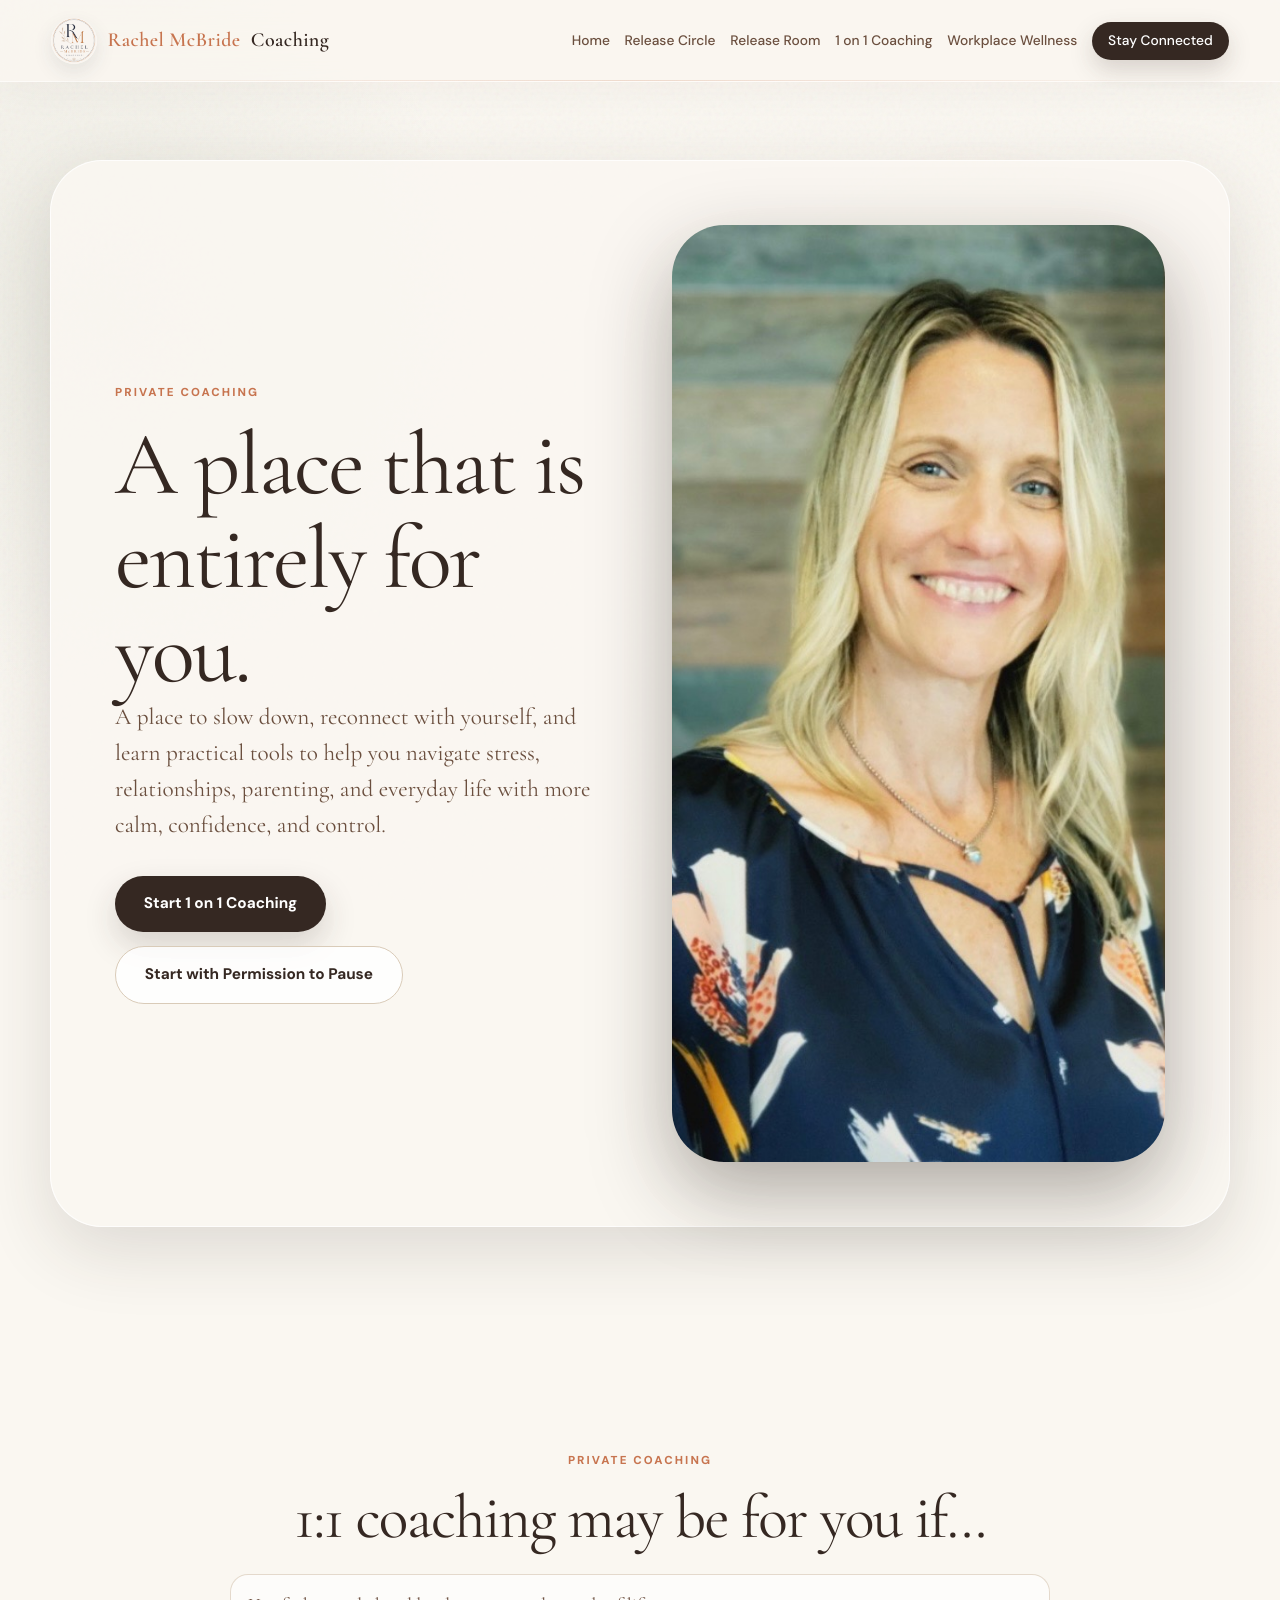
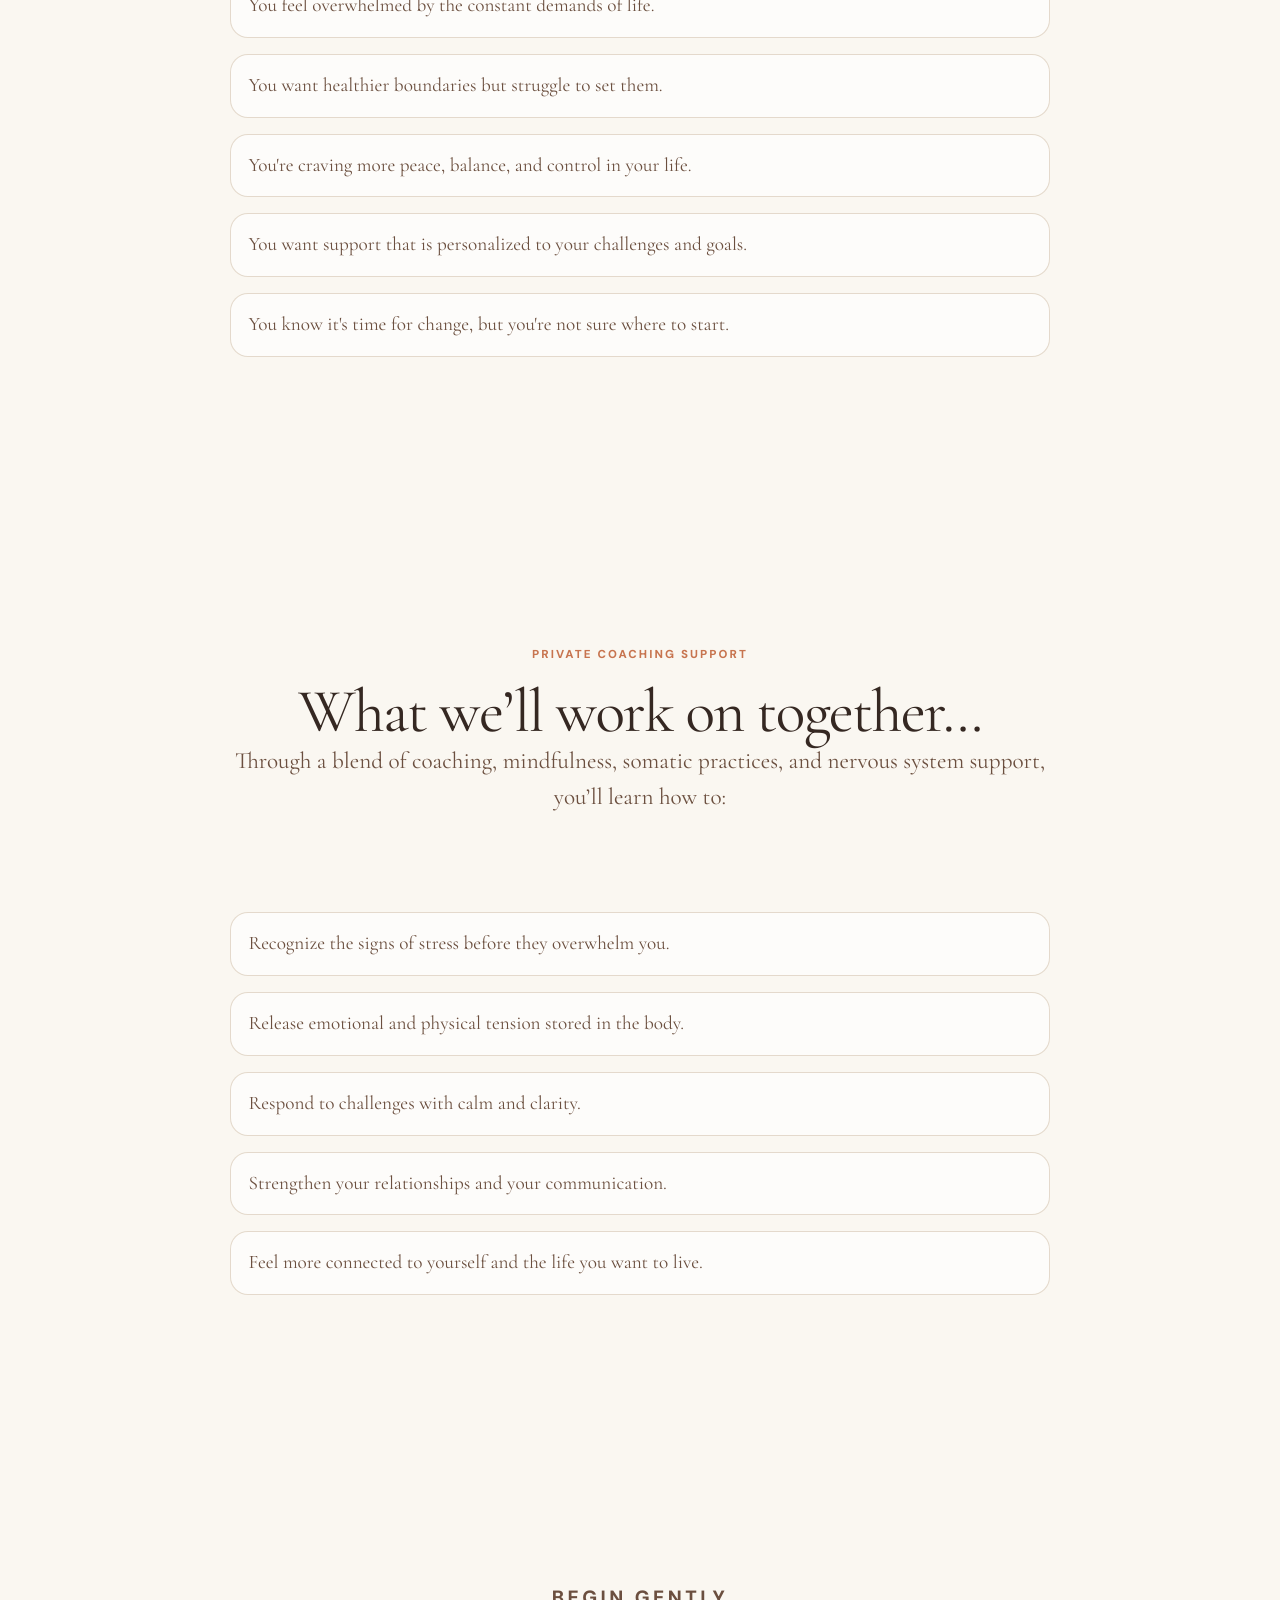
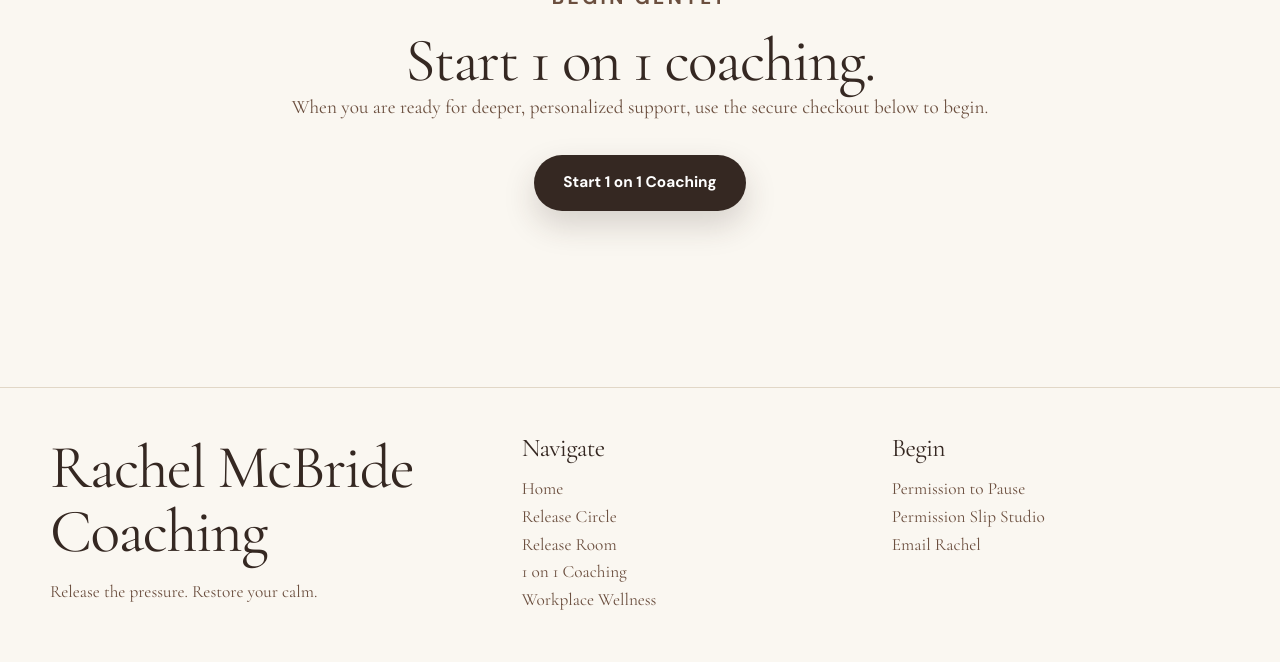
<file: private-coaching.html>
<!DOCTYPE html>
<html lang="en">
<head>
  <meta charset="UTF-8" />
  <meta name="viewport" content="width=device-width, initial-scale=1.0" />
  <title>Private Coaching | Rachel McBride Coaching</title>
  <meta name="description" content="A place to slow down, reconnect with yourself, and learn practical tools to help you navigate stress, relationships, parenting, and everyday life with more calm, confidence, and control." />
  <meta property="og:title" content="Private Coaching | Rachel McBride Coaching" />
  <meta property="og:description" content="A place that is entirely for you." />
  <meta property="og:type" content="website" />
  <meta property="og:image" content="IMG_4099.jpeg" />
  <link rel="preconnect" href="https://fonts.googleapis.com">
  <link rel="preconnect" href="https://fonts.gstatic.com" crossorigin>
  <link href="https://fonts.googleapis.com/css2?family=Cormorant+Garamond:ital,wght@0,300;0,400;0,500;0,600;1,300;1,400;1,500&family=DM+Sans:wght@300;400;500;600;700;800&display=swap" rel="stylesheet">
  <link rel="stylesheet" href="css/styles.css" />
  <style>
    .nav-logo{display:flex;align-items:center;gap:.65rem;line-height:1.05}.logo-mark{width:46px;height:46px;border-radius:50%;object-fit:cover;box-shadow:0 8px 20px rgba(43,50,64,.1);flex:0 0 auto}.nav-toggle{display:none;background:var(--white);border:1px solid var(--natural-beige);border-radius:14px;padding:.55rem .85rem;font-family:var(--font-sans);font-size:.9rem;color:var(--espresso);cursor:pointer}@media(max-width:880px){.nav-toggle{display:block}.nav-logo{font-size:1.02rem;gap:.5rem;max-width:68vw;overflow:hidden;text-overflow:ellipsis}.logo-mark{width:38px;height:38px}.nav-links{display:none;position:absolute;top:100%;left:0;right:0;background:rgba(250,247,241,.98);flex-direction:column;align-items:center;padding:1.25rem 6%;gap:.85rem;border-bottom:1px solid var(--natural-beige);box-shadow:var(--shadow-soft)}.nav-links.open{display:flex}.nav-links a{font-size:1rem;width:min(100%,380px);text-align:center;padding:.4rem 0}.nav-links .nav-cta{padding:.8rem 1.2rem}}
    .sales-hero { padding: 10rem 0 5rem; }
    .sales-panel { background: rgba(250,247,241,.9); border: 1px solid rgba(255,255,255,.76); border-radius: var(--radius-xl); box-shadow: var(--shadow-hover); padding: clamp(2rem, 5vw, 4.5rem); }
    .sales-grid { display: grid; grid-template-columns: 1fr 1fr; gap: clamp(2rem, 5vw, 4rem); align-items: center; }
    .coach-photo { border-radius: var(--radius-xl); overflow: hidden; box-shadow: var(--shadow-dark); background: var(--soft-cream); }
    .coach-photo img { width: 100%; height: 100%; object-fit: cover; }
    .sales-list { display: grid; gap: 1rem; margin-top: 1.5rem; }
    .sales-list li { list-style: none; background: rgba(255,255,255,.62); border: 1px solid rgba(217,203,184,.7); border-radius: 18px; padding: 1rem 1.1rem; color: var(--warm-brown); }
    @media (max-width: 860px) { .sales-grid { grid-template-columns: 1fr; } .sales-hero { padding-top: 8rem; } }
  </style>
</head>
<body>
  <div class="scroll-progress" id="scrollProgress"></div>
  <div class="ambient-glow" aria-hidden="true"></div>

  <nav class="site-nav" id="siteNav">
    <a href="index.html" class="nav-logo"><img class="logo-mark" src="A3BF5FC3-DDC8-4594-97FE-3AE35F98C378.png" alt="Rachel McBride Coaching logo"><span>Rachel McBride</span> Coaching</a>
    <button class="nav-toggle" id="navToggle" aria-expanded="false" aria-controls="navLinks">Menu</button>
    <ul class="nav-links" id="navLinks" aria-label="Main navigation">
      <li><a href="index.html">Home</a></li>
      <li><a href="release-circles.html">Release Circle</a></li>
      <li><a href="release-room.html">Release Room</a></li>
      <li><a href="private-coaching.html">1 on 1 Coaching</a></li>
      <li><a href="workplace-wellness.html">Workplace Wellness</a></li>
      <li><a href="index.html#signup" class="nav-cta">Stay Connected</a></li>
    </ul>
  </nav>

  <main>
    <section class="sales-hero">
      <div class="container sales-panel">
        <div class="sales-grid">
          <div>
            <p class="eyebrow">Private coaching</p>
            <h1>A place that is entirely for you.</h1>
            <p class="hero-text">A place to slow down, reconnect with yourself, and learn practical tools to help you navigate stress, relationships, parenting, and everyday life with more calm, confidence, and control.</p>
            <div class="hero-actions"><a href="https://buy.stripe.com/3cIfZhgnG5Un7l63g83Nm01" class="btn btn-primary" data-track="private_coaching_checkout">Start 1 on 1 Coaching</a><a href="reset.html" class="btn btn-secondary" data-track="private_free_practice">Start with Permission to Pause</a></div>
          </div>
          <div class="coach-photo"><img src="IMG_4101.jpeg" alt="Rachel McBride smiling outdoors"></div>
        </div>
      </div>
    </section>
    <section class="section problem-section"><div class="container narrow"><p class="eyebrow centered">Private coaching</p><h2 class="section-title centered">1:1 coaching may be for you if...</h2><ul class="sales-list"><li>You feel overwhelmed by the constant demands of life.</li><li>You want healthier boundaries but struggle to set them.</li><li>You're craving more peace, balance, and control in your life.</li><li>You want support that is personalized to your challenges and goals.</li><li>You know it's time for change, but you're not sure where to start.</li></ul></div></section>
    <section class="section services-section"><div class="container narrow"><div class="section-header"><p class="eyebrow centered">Private coaching support</p><h2 class="section-title centered">What we&rsquo;ll work on together...</h2><p class="hero-text centered">Through a blend of coaching, mindfulness, somatic practices, and nervous system support, you&rsquo;ll learn how to:</p></div><ul class="sales-list"><li>Recognize the signs of stress before they overwhelm you.</li><li>Release emotional and physical tension stored in the body.</li><li>Respond to challenges with calm and clarity.</li><li>Strengthen your relationships and your communication.</li><li>Feel more connected to yourself and the life you want to live.</li></ul></div></section>
    <section class="section booking-section" id="booking"><div class="container"><div class="booking-copy"><p class="eyebrow centered">Begin gently</p><h2>Start 1 on 1 coaching.</h2><p>When you are ready for deeper, personalized support, use the secure checkout below to begin.</p><div class="hero-actions" style="justify-content:center;"><a href="https://buy.stripe.com/3cIfZhgnG5Un7l63g83Nm01" class="btn btn-primary" data-track="private_coaching_final_checkout">Start 1 on 1 Coaching</a></div></div></div></section>
  </main>
  <footer class="site-footer"><div class="container footer-grid"><div><h2>Rachel McBride Coaching</h2><p>Release the pressure. Restore your calm.</p></div><div><h3>Navigate</h3><a href="index.html">Home</a><a href="release-circles.html">Release Circle</a><a href="release-room.html">Release Room</a><a href="private-coaching.html">1 on 1 Coaching</a><a href="workplace-wellness.html">Workplace Wellness</a></div><div><h3>Begin</h3><a href="reset.html">Permission to Pause</a><a href="permission.html">Permission Slip Studio</a><a href="mailto:rachel@rachelmcbridecoaching.com">Email Rachel</a></div></div></footer>
  <script src="js/app.js"></script>
  <script>const toggle=document.getElementById('navToggle');const links=document.getElementById('navLinks');if(toggle&&links){toggle.addEventListener('click',()=>{const open=links.classList.toggle('open');toggle.setAttribute('aria-expanded',open);});links.addEventListener('click',e=>{if(e.target.tagName==='A'){links.classList.remove('open');toggle.setAttribute('aria-expanded','false');}});}</script>
</body>
</html>
</file>
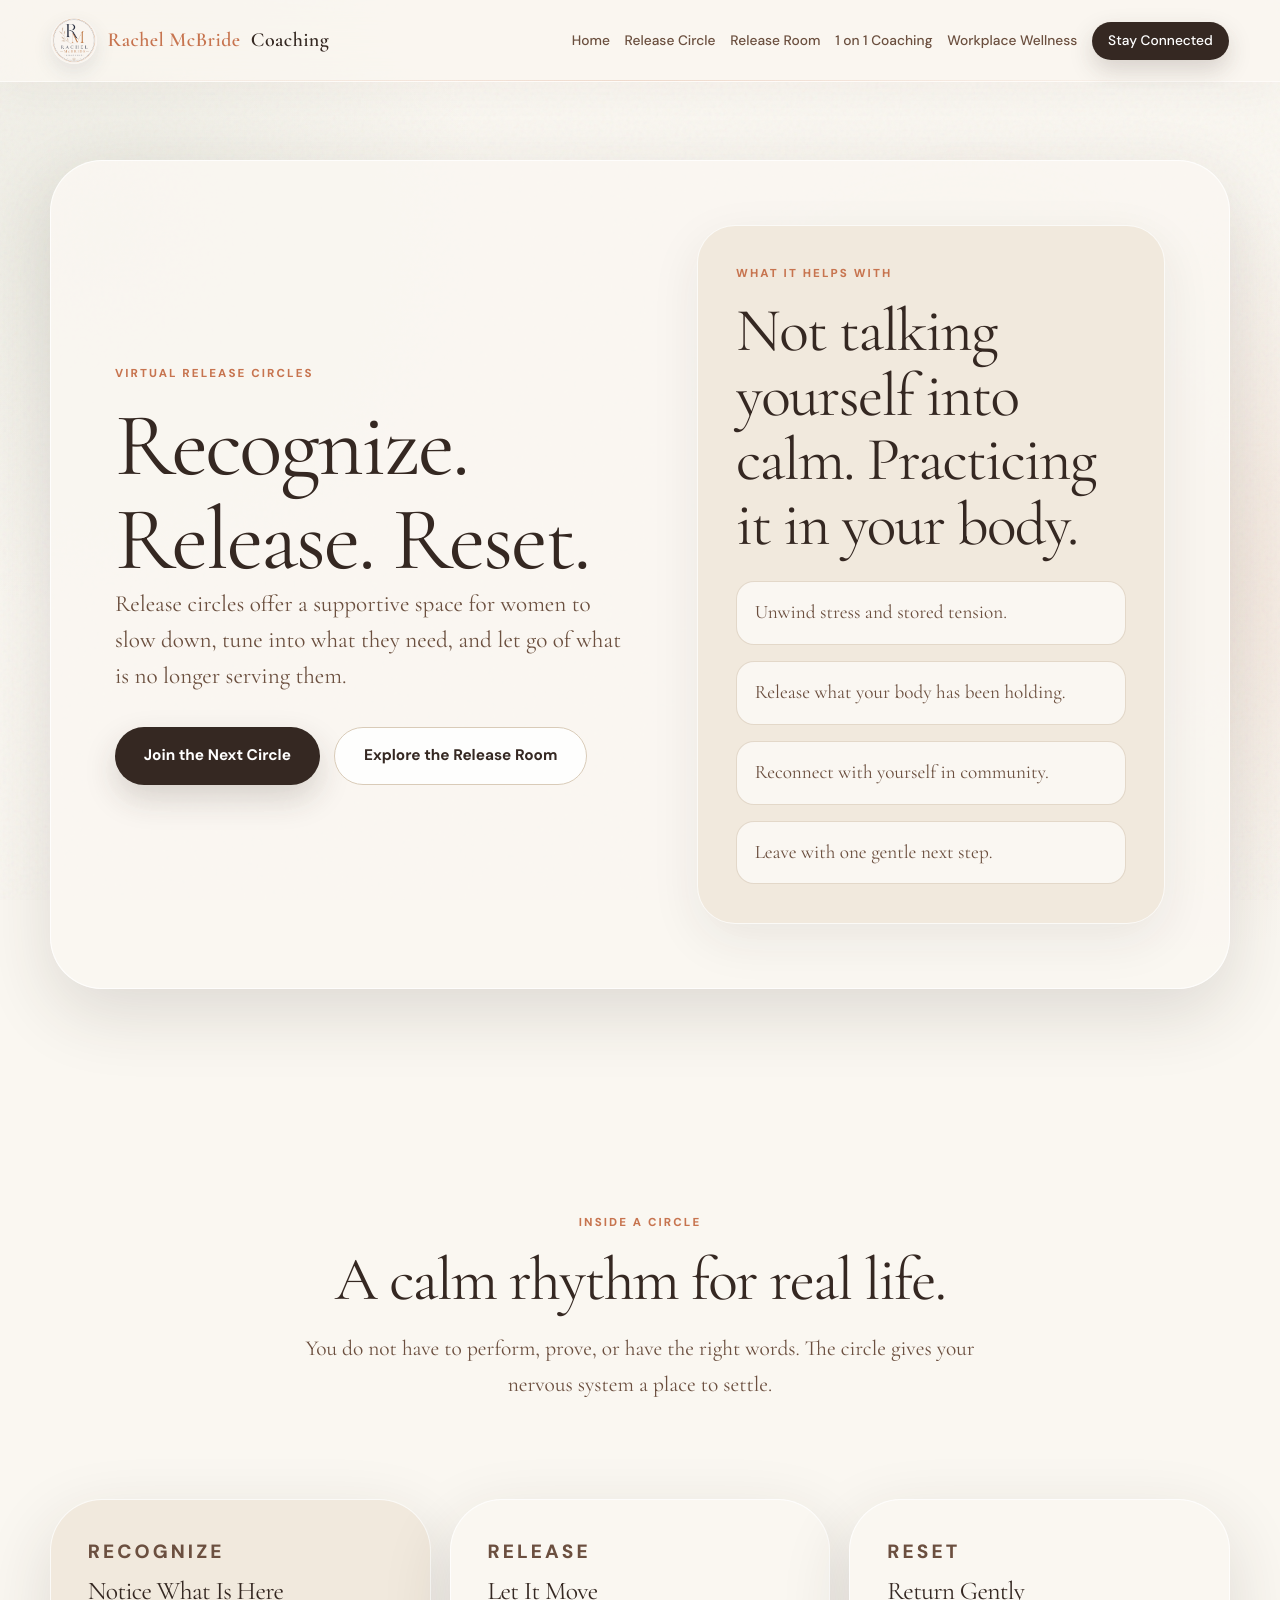
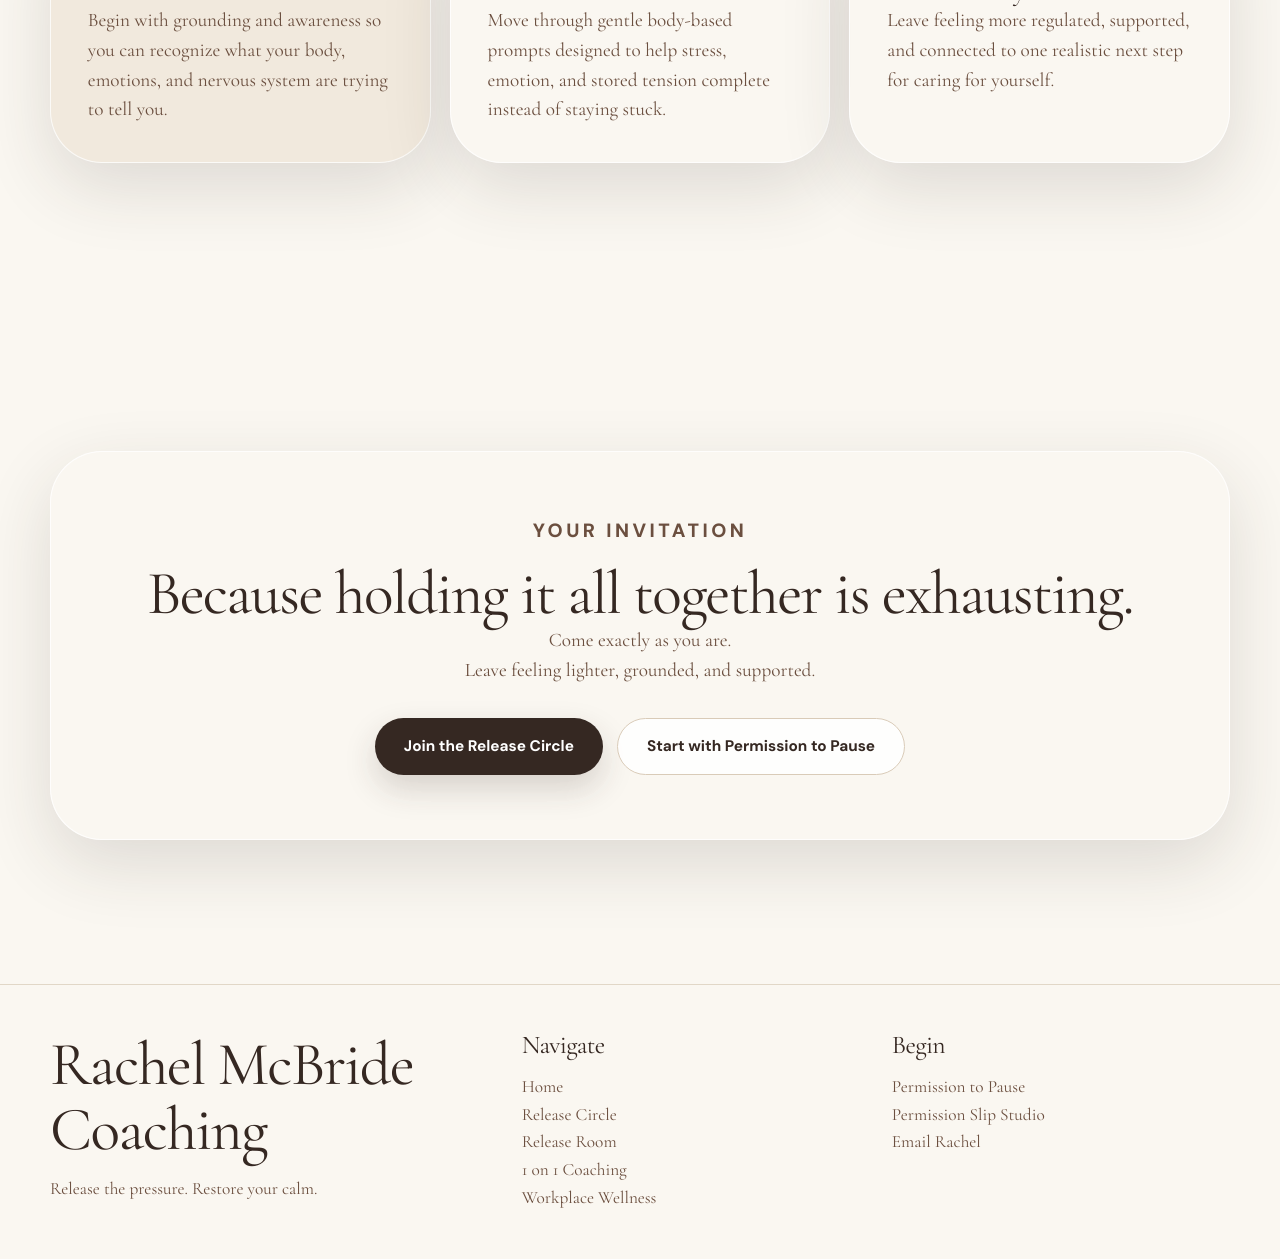
<file: release-circles.html>
<!DOCTYPE html>
<html lang="en">
<head>
  <meta charset="UTF-8" />
  <meta name="viewport" content="width=device-width, initial-scale=1.0" />
  <title>Virtual Release Circles | Rachel McBride Coaching</title>
  <meta name="description" content="Release circles offer a supportive space for women to slow down, tune into what they need, and let go of what is no longer serving them." />
  <meta property="og:title" content="Virtual Release Circles | Rachel McBride Coaching" />
  <meta property="og:description" content="Recognize. Release. Reset." />
  <meta property="og:type" content="website" />
  <meta property="og:image" content="IMG_4099.jpeg" />
  <link rel="preconnect" href="https://fonts.googleapis.com">
  <link rel="preconnect" href="https://fonts.gstatic.com" crossorigin>
  <link href="https://fonts.googleapis.com/css2?family=Cormorant+Garamond:ital,wght@0,300;0,400;0,500;0,600;1,300;1,400;1,500&family=DM+Sans:wght@300;400;500;600;700;800&display=swap" rel="stylesheet">
  <link rel="stylesheet" href="css/styles.css" />
  <style>
    .nav-logo{display:flex;align-items:center;gap:.65rem;line-height:1.05}.logo-mark{width:46px;height:46px;border-radius:50%;object-fit:cover;box-shadow:0 8px 20px rgba(43,50,64,.1);flex:0 0 auto}.nav-toggle{display:none;background:var(--white);border:1px solid var(--natural-beige);border-radius:14px;padding:.55rem .85rem;font-family:var(--font-sans);font-size:.9rem;color:var(--espresso);cursor:pointer}@media(max-width:880px){.nav-toggle{display:block}.nav-logo{font-size:1.02rem;gap:.5rem;max-width:68vw;overflow:hidden;text-overflow:ellipsis}.logo-mark{width:38px;height:38px}.nav-links{display:none;position:absolute;top:100%;left:0;right:0;background:rgba(250,247,241,.98);flex-direction:column;align-items:center;padding:1.25rem 6%;gap:.85rem;border-bottom:1px solid var(--natural-beige);box-shadow:var(--shadow-soft)}.nav-links.open{display:flex}.nav-links a{font-size:1rem;width:min(100%,380px);text-align:center;padding:.4rem 0}.nav-links .nav-cta{padding:.8rem 1.2rem}}
    .sales-hero { padding: 10rem 0 5rem; }
    .sales-panel { background: rgba(250,247,241,.9); border: 1px solid rgba(255,255,255,.76); border-radius: var(--radius-xl); box-shadow: var(--shadow-hover); padding: clamp(2rem, 5vw, 4.5rem); }
    .sales-grid { display: grid; grid-template-columns: 1.05fr .95fr; gap: clamp(2rem, 5vw, 4rem); align-items: center; }
    .circle-card { background: var(--soft-cream); border: 1px solid rgba(255,255,255,.76); border-radius: var(--radius-lg); padding: clamp(1.5rem, 4vw, 2.4rem); box-shadow: var(--shadow-soft); }
    .sales-list { display: grid; gap: 1rem; margin-top: 1.5rem; }
    .sales-list li { list-style: none; background: rgba(255,255,255,.62); border: 1px solid rgba(217,203,184,.7); border-radius: 18px; padding: 1rem 1.1rem; color: var(--warm-brown); }
    @media (max-width: 860px) { .sales-grid { grid-template-columns: 1fr; } .sales-hero { padding-top: 8rem; } }
  </style>
</head>
<body>
  <div class="scroll-progress" id="scrollProgress"></div>
  <div class="ambient-glow" aria-hidden="true"></div>

  <nav class="site-nav" id="siteNav">
    <a href="index.html" class="nav-logo"><img class="logo-mark" src="A3BF5FC3-DDC8-4594-97FE-3AE35F98C378.png" alt="Rachel McBride Coaching logo"><span>Rachel McBride</span> Coaching</a>
    <button class="nav-toggle" id="navToggle" aria-expanded="false" aria-controls="navLinks">Menu</button>
    <ul class="nav-links" id="navLinks" aria-label="Main navigation">
      <li><a href="index.html">Home</a></li>
      <li><a href="release-circles.html">Release Circle</a></li>
      <li><a href="release-room.html">Release Room</a></li>
      <li><a href="private-coaching.html">1 on 1 Coaching</a></li>
      <li><a href="workplace-wellness.html">Workplace Wellness</a></li>
      <li><a href="index.html#signup" class="nav-cta">Stay Connected</a></li>
    </ul>
  </nav>

  <main>
    <section class="sales-hero">
      <div class="container sales-panel">
        <div class="sales-grid">
          <div>
            <p class="eyebrow">Virtual Release Circles</p>
            <h1>Recognize. Release. Reset.</h1>
            <p class="hero-text">
              Release circles offer a supportive space for women to slow down, tune into what they need, and let go of what is no longer serving them.
            </p>
            <div class="hero-actions">
              <a href="https://app.acuityscheduling.com/schedule/abe13a3b/appointment/94461478/calendar/5446432" class="btn btn-primary" data-track="circles_join">Join the Next Circle</a>
              <a href="release-room.html" class="btn btn-secondary" data-track="circles_membership">Explore the Release Room</a>
            </div>
          </div>

          <div class="circle-card">
            <p class="eyebrow">What it helps with</p>
            <h2>Not talking yourself into calm. Practicing it in your body.</h2>
            <ul class="sales-list">
              <li>Unwind stress and stored tension.</li>
              <li>Release what your body has been holding.</li>
              <li>Reconnect with yourself in community.</li>
              <li>Leave with one gentle next step.</li>
            </ul>
          </div>
        </div>
      </div>
    </section>

    <section class="section services-section">
      <div class="container">
        <div class="section-header">
          <p class="eyebrow centered">Inside a circle</p>
          <h2 class="section-title centered">A calm rhythm for real life.</h2>
          <p class="section-lead centered">You do not have to perform, prove, or have the right words. The circle gives your nervous system a place to settle.</p>
        </div>
        <div class="service-grid">
          <article class="service-card featured"><p class="service-kicker">Recognize</p><h3>Notice What Is Here</h3><p>Begin with grounding and awareness so you can recognize what your body, emotions, and nervous system are trying to tell you.</p></article>
          <article class="service-card"><p class="service-kicker">Release</p><h3>Let It Move</h3><p>Move through gentle body-based prompts designed to help stress, emotion, and stored tension complete instead of staying stuck.</p></article>
          <article class="service-card"><p class="service-kicker">Reset</p><h3>Return Gently</h3><p>Leave feeling more regulated, supported, and connected to one realistic next step for caring for yourself.</p></article>
        </div>
      </div>
    </section>

    <section class="section next-step-section">
      <div class="container">
        <div class="next-step-panel">
          <p class="eyebrow centered">Your invitation</p>
          <h2>Because holding it all together is exhausting.</h2>
          <p>Come exactly as you are.<br>Leave feeling lighter, grounded, and supported.</p>
          <div class="hero-actions" style="justify-content:center;">
            <a href="https://app.acuityscheduling.com/schedule/abe13a3b/appointment/94461478/calendar/5446432" class="btn btn-primary" data-track="circles_final_join">Join the Release Circle</a>
            <a href="reset.html" class="btn btn-secondary" data-track="circles_free_practice">Start with Permission to Pause</a>
          </div>
        </div>
      </div>
    </section>
  </main>

  <footer class="site-footer">
    <div class="container footer-grid">
      <div><h2>Rachel McBride Coaching</h2><p>Release the pressure. Restore your calm.</p></div>
      <div><h3>Navigate</h3><a href="index.html">Home</a><a href="release-circles.html">Release Circle</a><a href="release-room.html">Release Room</a><a href="private-coaching.html">1 on 1 Coaching</a><a href="workplace-wellness.html">Workplace Wellness</a></div>
      <div><h3>Begin</h3><a href="reset.html">Permission to Pause</a><a href="permission.html">Permission Slip Studio</a><a href="mailto:rachel@rachelmcbridecoaching.com">Email Rachel</a></div>
    </div>
  </footer>
  <script src="js/app.js"></script>
  <script>const toggle=document.getElementById('navToggle');const links=document.getElementById('navLinks');if(toggle&&links){toggle.addEventListener('click',()=>{const open=links.classList.toggle('open');toggle.setAttribute('aria-expanded',open);});links.addEventListener('click',e=>{if(e.target.tagName==='A'){links.classList.remove('open');toggle.setAttribute('aria-expanded','false');}});}</script>
</body>
</html>
</file>
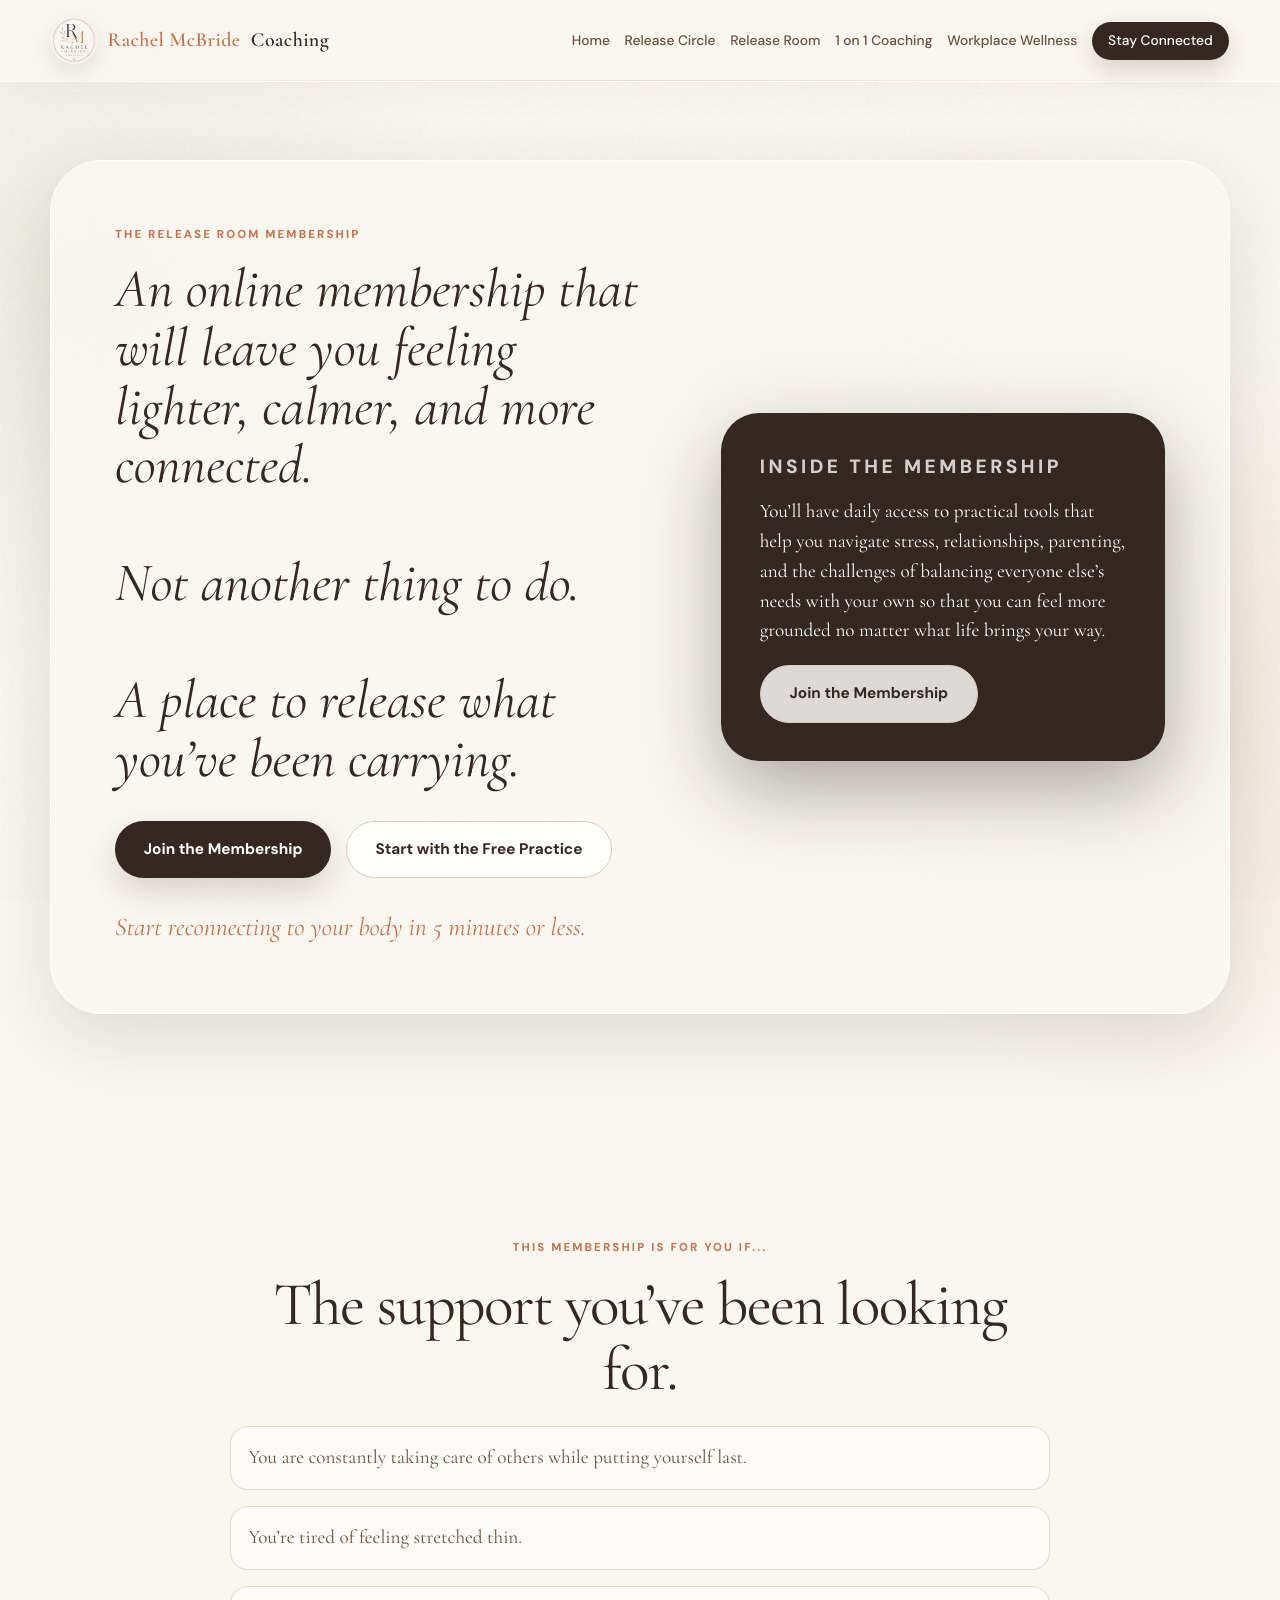
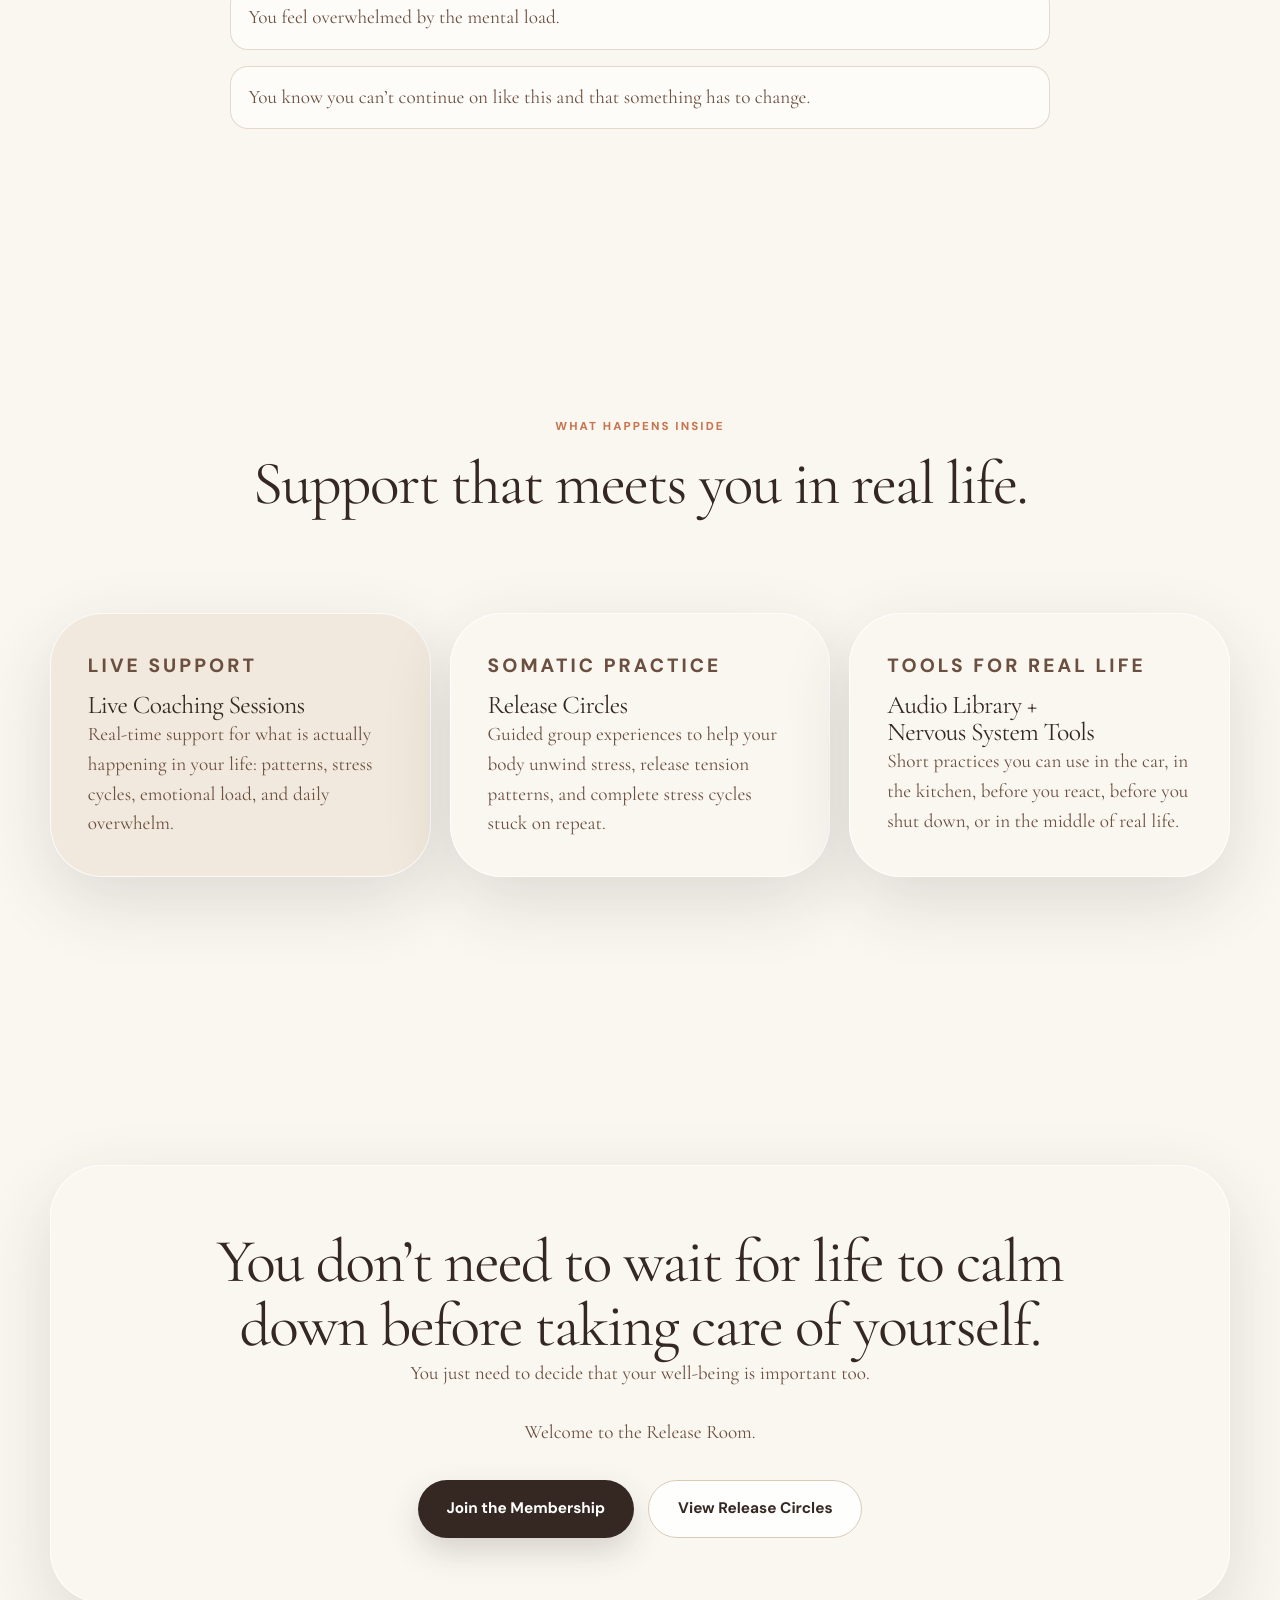
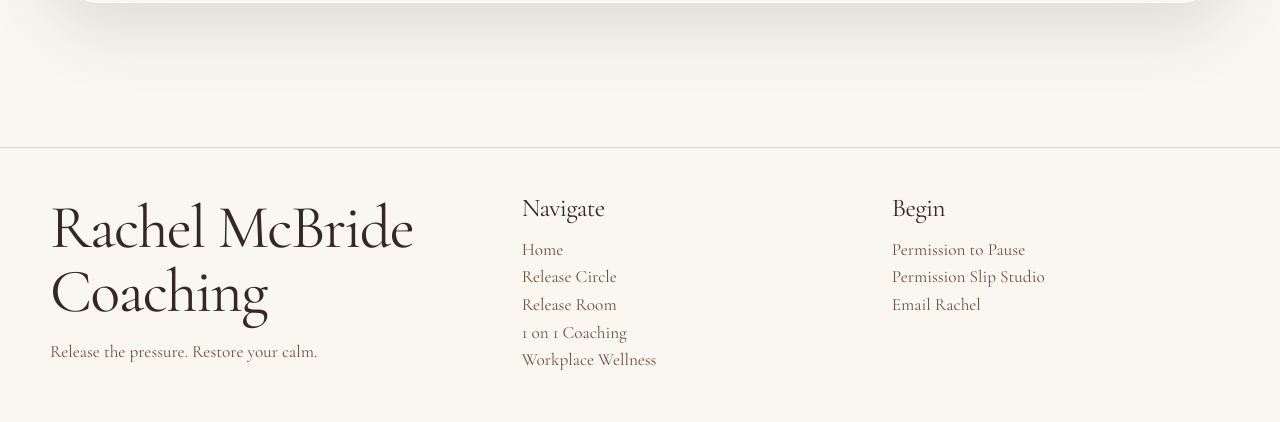
<file: release-room.html>
<!DOCTYPE html>
<html lang="en">
<head>
  <meta charset="UTF-8" />
  <meta name="viewport" content="width=device-width, initial-scale=1.0" />
  <title>The Release Room Membership | Rachel McBride Coaching</title>
  <meta name="description" content="A somatic, nervous-system-informed membership for women who are holding too much, running on empty, and quietly wondering when they get to exhale." />
  <meta property="og:title" content="The Release Room Membership | Rachel McBride Coaching" />
  <meta property="og:description" content="Ongoing somatic support, live coaching, nervous system tools, and community for women carrying too much." />
  <meta property="og:type" content="website" />
  <meta property="og:image" content="IMG_4099.jpeg" />
  <link rel="preconnect" href="https://fonts.googleapis.com">
  <link rel="preconnect" href="https://fonts.gstatic.com" crossorigin>
  <link href="https://fonts.googleapis.com/css2?family=Cormorant+Garamond:ital,wght@0,300;0,400;0,500;0,600;1,300;1,400;1,500&family=DM+Sans:wght@300;400;500;600;700;800&display=swap" rel="stylesheet">
  <link rel="stylesheet" href="css/styles.css" />
  <style>
    .nav-logo{display:flex;align-items:center;gap:.65rem;line-height:1.05}.logo-mark{width:46px;height:46px;border-radius:50%;object-fit:cover;box-shadow:0 8px 20px rgba(43,50,64,.1);flex:0 0 auto}.nav-toggle{display:none;background:var(--white);border:1px solid var(--natural-beige);border-radius:14px;padding:.55rem .85rem;font-family:var(--font-sans);font-size:.9rem;color:var(--espresso);cursor:pointer}@media(max-width:880px){.nav-toggle{display:block}.nav-logo{font-size:1.02rem;gap:.5rem;max-width:68vw;overflow:hidden;text-overflow:ellipsis}.logo-mark{width:38px;height:38px}.nav-links{display:none;position:absolute;top:100%;left:0;right:0;background:rgba(250,247,241,.98);flex-direction:column;align-items:center;padding:1.25rem 6%;gap:.85rem;border-bottom:1px solid var(--natural-beige);box-shadow:var(--shadow-soft)}.nav-links.open{display:flex}.nav-links a{font-size:1rem;width:min(100%,380px);text-align:center;padding:.4rem 0}.nav-links .nav-cta{padding:.8rem 1.2rem}}
    .sales-hero { padding: 10rem 0 5rem; }
    .sales-panel { background: rgba(250,247,241,.9); border: 1px solid rgba(255,255,255,.76); border-radius: var(--radius-xl); box-shadow: var(--shadow-hover); padding: clamp(2rem, 5vw, 4.5rem); }
    .sales-grid { display: grid; grid-template-columns: 1.1fr .9fr; gap: clamp(2rem, 5vw, 4rem); align-items: center; }
    .hero-text { font-size: clamp(2rem, 5vw, 3.4rem); line-height: 1.08; color: var(--espresso); font-style: italic; }
    .inside-copy { font-size: clamp(1.55rem, 3.4vw, 2.25rem); line-height: 1.18; color: white; font-family: var(--font-serif); }
    .sales-list { display: grid; gap: 1rem; margin-top: 1.5rem; }
    .sales-list li { list-style: none; background: rgba(255,255,255,.58); border: 1px solid rgba(217,203,184,.7); border-radius: 18px; padding: 1rem 1.1rem; color: var(--warm-brown); }
    .offer-card { background: var(--espresso); color: white; border-radius: var(--radius-lg); padding: clamp(1.5rem, 4vw, 2.4rem); box-shadow: var(--shadow-dark); }
    .offer-card h2, .offer-card h3 { color: white; }
    .offer-card p { color: rgba(255,255,255,.78); }
    .offer-card .inside-copy { color: white; }
    .offer-card .btn { margin-top: 1.2rem; }
    .mini-note { margin-top: 1rem; font-size: .88rem; color: rgba(255,255,255,.68); }
    @media (max-width: 860px) { .sales-grid { grid-template-columns: 1fr; } .sales-hero { padding-top: 8rem; } }
  </style>
</head>
<body>
  <div class="scroll-progress" id="scrollProgress"></div>
  <div class="ambient-glow" aria-hidden="true"></div>

  <nav class="site-nav" id="siteNav">
    <a href="index.html" class="nav-logo"><img class="logo-mark" src="A3BF5FC3-DDC8-4594-97FE-3AE35F98C378.png" alt="Rachel McBride Coaching logo"><span>Rachel McBride</span> Coaching</a>
    <button class="nav-toggle" id="navToggle" aria-expanded="false" aria-controls="navLinks">Menu</button>
    <ul class="nav-links" id="navLinks" aria-label="Main navigation">
      <li><a href="index.html">Home</a></li>
      <li><a href="release-circles.html">Release Circle</a></li>
      <li><a href="release-room.html">Release Room</a></li>
      <li><a href="private-coaching.html">1 on 1 Coaching</a></li>
      <li><a href="workplace-wellness.html">Workplace Wellness</a></li>
      <li><a href="index.html#signup" class="nav-cta">Stay Connected</a></li>
    </ul>
  </nav>

  <main>
    <section class="sales-hero"><div class="container sales-panel"><div class="sales-grid"><div><p class="eyebrow">The Release Room Membership</p><p class="hero-text">An online membership that will leave you feeling lighter, calmer, and more connected.<br><br>Not another thing to do.<br><br>A place to release what you&rsquo;ve been carrying.</p><div class="hero-actions"><a href="https://buy.stripe.com/28EcN56N6dmP48UdUM3Nm00" class="btn btn-primary" data-track="release_room_join">Join the Membership</a><a href="reset.html" class="btn btn-secondary" data-track="release_room_free_practice">Start with the Free Practice</a></div><p class="hero-signature">Start reconnecting to your body in 5 minutes or less.</p></div><div class="offer-card"><p class="eyebrow">Inside the membership</p><p class="inside-copy">You&rsquo;ll have daily access to practical tools that help you navigate stress, relationships, parenting, and the challenges of balancing everyone else&rsquo;s needs with your own so that you can feel more grounded no matter what life brings your way.</p><a href="https://buy.stripe.com/28EcN56N6dmP48UdUM3Nm00" class="btn btn-light" data-track="release_room_offer_join">Join the Membership</a></div></div></div></section>
    <section class="section problem-section"><div class="container narrow"><p class="eyebrow centered">This membership is for you if...</p><h2 class="section-title centered">The support you&rsquo;ve been looking for.</h2><ul class="sales-list"><li>You are constantly taking care of others while putting yourself last.</li><li>You&rsquo;re tired of feeling stretched thin.</li><li>You feel overwhelmed by the mental load.</li><li>You know you can&rsquo;t continue on like this and that something has to change.</li></ul></div></section>
    <section class="section services-section"><div class="container"><div class="section-header"><p class="eyebrow centered">What happens inside</p><h2 class="section-title centered">Support that meets you in real life.</h2></div><div class="service-grid"><article class="service-card featured"><p class="service-kicker">Live support</p><h3>Live Coaching Sessions</h3><p>Real-time support for what is actually happening in your life: patterns, stress cycles, emotional load, and daily overwhelm.</p></article><article class="service-card"><p class="service-kicker">Somatic practice</p><h3>Release Circles</h3><p>Guided group experiences to help your body unwind stress, release tension patterns, and complete stress cycles stuck on repeat.</p></article><article class="service-card"><p class="service-kicker">Tools for real life</p><h3>Audio Library + Nervous System Tools</h3><p>Short practices you can use in the car, in the kitchen, before you react, before you shut down, or in the middle of real life.</p></article></div></div></section>
    <section class="section next-step-section"><div class="container"><div class="next-step-panel"><h2>You don&rsquo;t need to wait for life to calm down before taking care of yourself.</h2><p>You just need to decide that your well-being is important too.<br><br>Welcome to the Release Room.</p><div class="hero-actions" style="justify-content:center;"><a href="https://buy.stripe.com/28EcN56N6dmP48UdUM3Nm00" class="btn btn-primary" data-track="release_room_final_join">Join the Membership</a><a href="release-circles.html" class="btn btn-secondary" data-track="release_room_view_circles">View Release Circles</a></div></div></div></section>
  </main>

  <footer class="site-footer"><div class="container footer-grid"><div><h2>Rachel McBride Coaching</h2><p>Release the pressure. Restore your calm.</p></div><div><h3>Navigate</h3><a href="index.html">Home</a><a href="release-circles.html">Release Circle</a><a href="release-room.html">Release Room</a><a href="private-coaching.html">1 on 1 Coaching</a><a href="workplace-wellness.html">Workplace Wellness</a></div><div><h3>Begin</h3><a href="reset.html">Permission to Pause</a><a href="permission.html">Permission Slip Studio</a><a href="mailto:rachel@rachelmcbridecoaching.com">Email Rachel</a></div></div></footer>
  <script src="js/app.js"></script>
  <script>const toggle=document.getElementById('navToggle');const links=document.getElementById('navLinks');if(toggle&&links){toggle.addEventListener('click',()=>{const open=links.classList.toggle('open');toggle.setAttribute('aria-expanded',open);});links.addEventListener('click',e=>{if(e.target.tagName==='A'){links.classList.remove('open');toggle.setAttribute('aria-expanded','false');}});}</script>
</body>
</html>
</file>
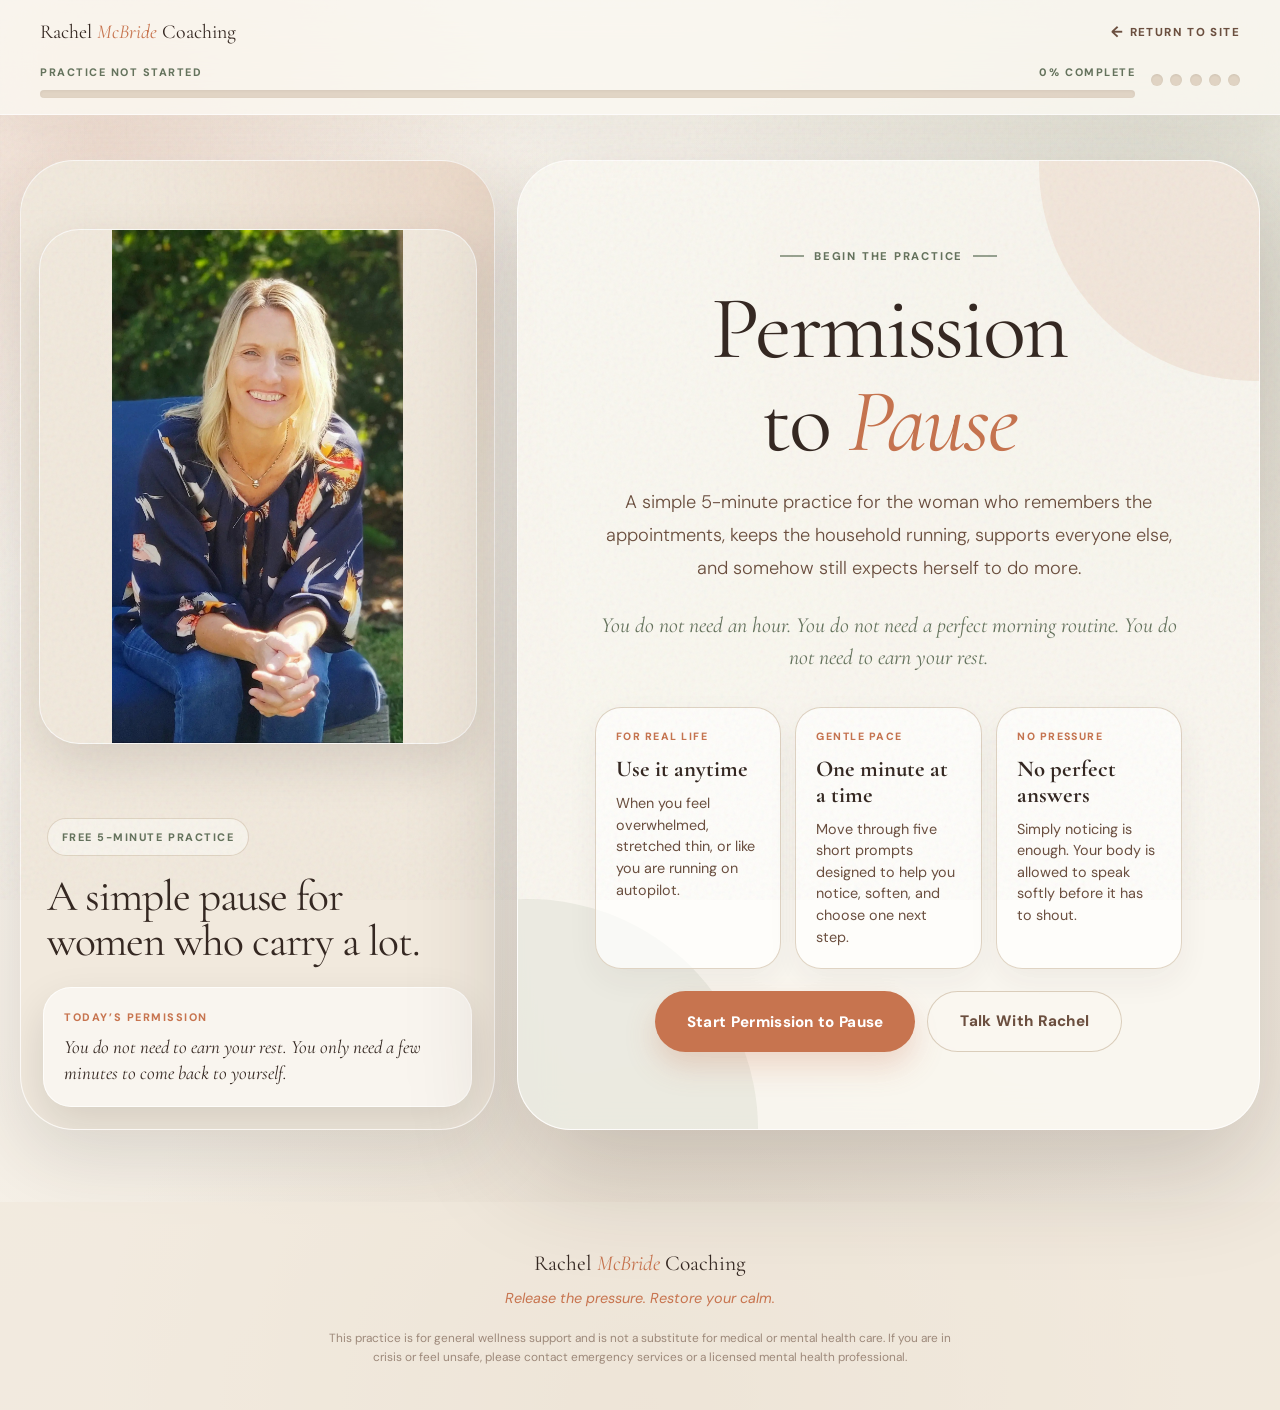
<file: reset.html>
<!DOCTYPE html>
<html lang="en">
<head>
<meta charset="UTF-8" />
<meta name="viewport" content="width=device-width, initial-scale=1.0" />

<title>Permission to Pause | Rachel McBride Coaching</title>

<meta name="description" content="Permission to Pause is a simple 5-minute practice from Rachel McBride Coaching for women who carry a lot and need a few minutes to come back to themselves." />

<meta property="og:title" content="Permission to Pause | Rachel McBride Coaching" />
<meta property="og:description" content="A simple 5-minute practice for women who carry a lot." />
<meta property="og:type" content="website" />
<meta property="og:image" content="IMG_4099.jpeg" />

<link rel="preconnect" href="https://fonts.googleapis.com">
<link rel="preconnect" href="https://fonts.gstatic.com" crossorigin>

<link href="https://fonts.googleapis.com/css2?family=Cormorant+Garamond:ital,wght@0,300;0,400;0,500;0,600;1,300;1,400;1,500&family=DM+Sans:wght@300;400;500;600;700;800&display=swap" rel="stylesheet">

<style>
*, *::before, *::after {
  box-sizing: border-box;
  margin: 0;
  padding: 0;
}

:root {
  --warm-white: #FAF7F1;
  --soft-cream: #F1E9DD;
  --natural-beige: #D9CBB8;
  --sage: #8E9B82;
  --sage-dark: #65735d;
  --warm-brown: #6B4F3F;
  --espresso: #352822;
  --terracotta: #C7744F;
  --terracotta-dark: #A95738;
  --terracotta-light: #D8896A;
  --terracotta-bg: #F5E6DC;
  --white: #ffffff;

  --font-serif: 'Cormorant Garamond', Georgia, serif;
  --font-sans: 'DM Sans', sans-serif;

  --radius-sm: 16px;
  --radius: 24px;
  --radius-lg: 38px;
  --radius-xl: 54px;

  --shadow-soft: 0 16px 48px rgba(53,40,34,.08);
  --shadow-medium: 0 26px 74px rgba(53,40,34,.14);
  --shadow-strong: 0 40px 110px rgba(53,40,34,.22);

  --ease: cubic-bezier(.22,1,.36,1);
  --transition: .35s var(--ease);
}

html {
  scroll-behavior: smooth;
}

body {
  min-height: 100vh;
  font-family: var(--font-sans);
  color: var(--espresso);
  line-height: 1.7;
  overflow-x: hidden;
  background:
    radial-gradient(circle at 8% 10%, rgba(199,116,79,.18), transparent 28rem),
    radial-gradient(circle at 92% 16%, rgba(142,155,130,.2), transparent 31rem),
    radial-gradient(circle at 50% 100%, rgba(217,203,184,.52), transparent 34rem),
    linear-gradient(145deg, #FAF7F1, #F1E9DD);
  -webkit-font-smoothing: antialiased;
}

body::before {
  content: "";
  position: fixed;
  inset: 0;
  pointer-events: none;
  opacity: .24;
  background-image:
    linear-gradient(rgba(53,40,34,.026) 1px, transparent 1px),
    linear-gradient(90deg, rgba(53,40,34,.026) 1px, transparent 1px);
  background-size: 42px 42px;
  mask-image: linear-gradient(to bottom, black, transparent 88%);
}

body::after {
  content: "";
  position: fixed;
  inset: 0;
  pointer-events: none;
  opacity: .16;
  background-image: url("data:image/svg+xml,%3Csvg viewBox='0 0 260 260' xmlns='http://www.w3.org/2000/svg'%3E%3Cfilter id='noise'%3E%3CfeTurbulence type='fractalNoise' baseFrequency='.85' numOctaves='3' stitchTiles='stitch'/%3E%3C/filter%3E%3Crect width='100%25' height='100%25' filter='url(%23noise)' opacity='.45'/%3E%3C/svg%3E");
  mix-blend-mode: multiply;
}

button,
input,
textarea {
  font-family: inherit;
}

button {
  -webkit-tap-highlight-color: transparent;
}

a {
  color: inherit;
  text-decoration: none;
}

img {
  display: block;
  max-width: 100%;
}

::selection {
  background: rgba(199,116,79,.25);
}

:focus-visible {
  outline: 3px solid rgba(199,116,79,.36);
  outline-offset: 4px;
  border-radius: 12px;
}

.page-shell {
  min-height: 100vh;
  display: flex;
  flex-direction: column;
}

/* TOP BAR */

.top-bar {
  position: fixed;
  inset: 0 0 auto 0;
  z-index: 100;
  background: rgba(250,247,241,.84);
  border-bottom: 1px solid rgba(255,255,255,.62);
  box-shadow: 0 12px 38px rgba(53,40,34,.045);
  backdrop-filter: blur(24px) saturate(170%);
  -webkit-backdrop-filter: blur(24px) saturate(170%);
}

.top-bar-inner {
  max-width: 1240px;
  margin: 0 auto;
  padding: 1rem 1.25rem .8rem;
  display: flex;
  align-items: center;
  justify-content: space-between;
  gap: 1rem;
}

.brand-link {
  font-family: var(--font-serif);
  font-size: 1.24rem;
  white-space: nowrap;
}

.brand-link span {
  color: var(--terracotta);
  font-style: italic;
}

.exit-link {
  display: inline-flex;
  align-items: center;
  gap: .42rem;
  font-size: .72rem;
  font-weight: 800;
  letter-spacing: .12em;
  text-transform: uppercase;
  color: var(--warm-brown);
  transition: var(--transition);
}

.exit-link::before {
  content: "←";
  font-size: .95rem;
  letter-spacing: 0;
}

.exit-link:hover {
  color: var(--terracotta);
  transform: translateX(-2px);
}

/* PROGRESS */

.practice-hud {
  max-width: 1240px;
  margin: 0 auto;
  padding: 0 1.25rem 1rem;
  display: grid;
  grid-template-columns: 1fr auto;
  gap: 1rem;
  align-items: center;
}

.hud-left {
  min-width: 0;
}

.hud-label-row {
  display: flex;
  align-items: center;
  justify-content: space-between;
  gap: .8rem;
  margin-bottom: .55rem;
  font-size: .68rem;
  font-weight: 800;
  letter-spacing: .14em;
  text-transform: uppercase;
  color: var(--sage-dark);
}

.hud-track {
  position: relative;
  height: 8px;
  border-radius: 999px;
  overflow: hidden;
  background: rgba(217,203,184,.76);
  box-shadow: inset 0 1px 3px rgba(53,40,34,.06);
}

.hud-fill {
  width: 0%;
  height: 100%;
  border-radius: inherit;
  background: linear-gradient(90deg, var(--terracotta), var(--sage));
  transition: width .65s var(--ease);
}

.hud-steps {
  display: flex;
  gap: .45rem;
}

.hud-step {
  width: 12px;
  height: 12px;
  border-radius: 50%;
  background: rgba(217,203,184,.8);
  box-shadow: inset 0 1px 2px rgba(53,40,34,.1);
  transition: var(--transition);
}

.hud-step.lit {
  background: var(--terracotta);
  box-shadow: 0 0 18px rgba(199,116,79,.38);
}

/* LAYOUT */

.app-container {
  flex: 1;
  width: 100%;
  padding: 10rem 1.25rem 4.5rem;
  display: grid;
  place-items: center;
}

.practice-layout {
  width: min(1240px, 100%);
  display: grid;
  grid-template-columns: .78fr 1.22fr;
  gap: 1.35rem;
  align-items: stretch;
}

/* SIDEBAR */

.practice-sidebar {
  min-height: 680px;
  border-radius: var(--radius-xl);
  overflow: hidden;
  background:
    radial-gradient(circle at top right, rgba(199,116,79,.14), transparent 34%),
    var(--soft-cream);
  box-shadow: var(--shadow-medium);
  border: 1px solid rgba(255,255,255,.7);
  display: flex;
  flex-direction: column;
}

.sidebar-photo-wrap {
  flex: 1;
  min-height: 430px;
  padding: 1.1rem 1.1rem 0;
  display: flex;
  align-items: center;
  justify-content: center;
}

.sidebar-photo-card {
  width: 100%;
  height: 100%;
  min-height: 430px;
  max-height: 515px;
  border-radius: 40px;
  overflow: hidden;
  background:
    radial-gradient(circle at 50% 20%, rgba(250,247,241,.88), transparent 35%),
    var(--soft-cream);
  border: 1px solid rgba(255,255,255,.76);
  box-shadow: 0 20px 50px rgba(53,40,34,.13);
}

.sidebar-photo-card img {
  width: 100%;
  height: 100%;
  object-fit: contain;
  object-position: center center;
}

.sidebar-content {
  padding: 1.45rem 1.6rem 0;
}

.sidebar-pill {
  display: inline-flex;
  padding: .55rem .88rem;
  border-radius: 999px;
  background: rgba(250,247,241,.7);
  border: 1px solid rgba(217,203,184,.78);
  color: var(--sage-dark);
  font-size: .68rem;
  font-weight: 800;
  letter-spacing: .14em;
  text-transform: uppercase;
}

.sidebar-title {
  max-width: 380px;
  margin-top: 1.1rem;
  font-family: var(--font-serif);
  font-weight: 400;
  font-size: clamp(2.1rem, 3.4vw, 3.35rem);
  line-height: 1.04;
  letter-spacing: -.025em;
}

.sidebar-note {
  margin: 1.4rem;
  background: rgba(250,247,241,.9);
  border: 1px solid rgba(255,255,255,.7);
  border-radius: 28px;
  padding: 1.25rem;
  box-shadow: 0 18px 44px rgba(20,14,10,.12);
  backdrop-filter: blur(18px);
}

.sidebar-note small {
  display: block;
  margin-bottom: .45rem;
  color: var(--terracotta);
  font-size: .68rem;
  font-weight: 800;
  letter-spacing: .14em;
  text-transform: uppercase;
}

.sidebar-note p {
  font-family: var(--font-serif);
  font-size: 1.18rem;
  font-style: italic;
  color: var(--espresso);
  line-height: 1.38;
}

/* PRACTICE CARD */

.practice-card {
  position: relative;
  min-height: 680px;
  border-radius: var(--radius-xl);
  overflow: hidden;
  background: rgba(250,247,241,.88);
  border: 1px solid rgba(255,255,255,.72);
  box-shadow: var(--shadow-strong);
  backdrop-filter: blur(18px);
}

.practice-card::before {
  content: "";
  position: absolute;
  top: -210px;
  right: -210px;
  width: 430px;
  height: 430px;
  border-radius: 50%;
  background: rgba(199,116,79,.11);
  pointer-events: none;
}

.practice-card::after {
  content: "";
  position: absolute;
  bottom: -230px;
  left: -220px;
  width: 460px;
  height: 460px;
  border-radius: 50%;
  background: rgba(142,155,130,.13);
  pointer-events: none;
}

.screen {
  display: none;
  position: relative;
  z-index: 2;
  padding: clamp(2.35rem, 6vw, 5rem);
  text-align: center;
  opacity: 0;
  transform: translateY(20px) scale(.99);
}

.screen.active {
  display: block;
  animation: screenIn .62s var(--ease) forwards;
}

@keyframes screenIn {
  from {
    opacity: 0;
    transform: translateY(20px) scale(.99);
    filter: blur(4px);
  }

  to {
    opacity: 1;
    transform: translateY(0) scale(1);
    filter: blur(0);
  }
}

.kicker {
  display: inline-flex;
  align-items: center;
  gap: .6rem;
  margin-bottom: 1.12rem;
  color: var(--sage-dark);
  font-size: .7rem;
  font-weight: 800;
  letter-spacing: .16em;
  text-transform: uppercase;
}

.kicker::before,
.kicker::after {
  content: "";
  width: 24px;
  height: 1.5px;
  background: currentColor;
  opacity: .65;
}

.title-main,
.title-step {
  font-family: var(--font-serif);
  font-weight: 400;
  color: var(--espresso);
  line-height: 1.03;
  letter-spacing: -.028em;
}

.title-main {
  font-size: clamp(3rem, 7vw, 5.65rem);
  margin-bottom: 1.1rem;
}

.title-step {
  font-size: clamp(2.25rem, 5.5vw, 3.85rem);
  margin-bottom: 1rem;
}

em {
  color: var(--terracotta);
  font-style: italic;
}

.subtitle {
  max-width: 650px;
  margin: 0 auto 1.5rem;
  font-size: clamp(1rem, 1.5vw, 1.14rem);
  font-weight: 300;
  line-height: 1.82;
  color: var(--warm-brown);
}

.soft-intro {
  max-width: 600px;
  margin: 1.4rem auto 2rem;
  font-family: var(--font-serif);
  font-size: 1.36rem;
  font-style: italic;
  line-height: 1.48;
  color: var(--sage-dark);
}

.prompt-text {
  max-width: 660px;
  margin: 0 auto 2rem;
  font-family: var(--font-serif);
  font-size: clamp(1.32rem, 3vw, 1.75rem);
  font-style: italic;
  line-height: 1.38;
  color: var(--terracotta);
}

.btn {
  display: inline-flex;
  align-items: center;
  justify-content: center;
  border: none;
  border-radius: 999px;
  background: var(--terracotta);
  color: white;
  padding: 1.05rem 2rem;
  font-size: .95rem;
  font-weight: 800;
  letter-spacing: .02em;
  cursor: pointer;
  transition: var(--transition);
  box-shadow: 0 14px 30px rgba(199,116,79,.25);
}

.btn:hover:not(:disabled) {
  background: var(--warm-brown);
  transform: translateY(-3px);
  box-shadow: 0 20px 44px rgba(199,116,79,.31);
}

.btn:disabled {
  background: var(--natural-beige);
  opacity: .78;
  cursor: not-allowed;
  box-shadow: none;
}

.btn-outline {
  background: rgba(250,247,241,.64);
  color: var(--warm-brown);
  border: 1.5px solid rgba(217,203,184,.95);
  box-shadow: none;
}

.btn-outline:hover:not(:disabled) {
  background: var(--soft-cream);
  color: var(--espresso);
}

.button-row {
  display: flex;
  justify-content: center;
  flex-wrap: wrap;
  gap: .75rem;
}

.info-grid {
  display: grid;
  grid-template-columns: repeat(3, 1fr);
  gap: .9rem;
  max-width: 820px;
  margin: 2.1rem auto 1.35rem;
  text-align: left;
}

.info-card {
  border: 1px solid rgba(217,203,184,.82);
  border-radius: 26px;
  background: rgba(255,255,255,.68);
  padding: 1.25rem;
  box-shadow: 0 12px 32px rgba(53,40,34,.055);
}

.info-card span {
  display: block;
  color: var(--terracotta);
  font-size: .66rem;
  font-weight: 800;
  letter-spacing: .14em;
  text-transform: uppercase;
  margin-bottom: .7rem;
}

.info-card strong {
  display: block;
  font-family: var(--font-serif);
  font-size: 1.42rem;
  line-height: 1.12;
  color: var(--espresso);
  margin-bottom: .65rem;
}

.info-card small {
  display: block;
  color: var(--warm-brown);
  line-height: 1.5;
  font-size: .9rem;
}

.option-grid,
.check-grid {
  display: grid;
  gap: .9rem;
  max-width: 680px;
  margin: 0 auto 1.5rem;
  text-align: left;
}

.option-card,
.check-card {
  position: relative;
  width: 100%;
  border: 1.5px solid rgba(255,255,255,.9);
  border-radius: 21px;
  background: rgba(255,255,255,.74);
  padding: 1.1rem 1.2rem;
  color: var(--warm-brown);
  font-size: .98rem;
  line-height: 1.5;
  text-align: left;
  cursor: pointer;
  transition: var(--transition);
  box-shadow: 0 9px 28px rgba(53,40,34,.045);
}

.option-card:hover,
.check-card:hover {
  transform: translateY(-2px);
  border-color: rgba(217,203,184,.95);
  box-shadow: 0 14px 34px rgba(53,40,34,.075);
}

.option-card.selected {
  background: var(--terracotta-bg);
  border-color: rgba(199,116,79,.48);
  color: var(--espresso);
  font-weight: 700;
}

.check-card {
  display: flex;
  align-items: flex-start;
  gap: .9rem;
}

.check-card input[type="checkbox"] {
  appearance: none;
  width: 24px;
  height: 24px;
  flex: 0 0 auto;
  margin-top: 2px;
  border: 1.5px solid var(--natural-beige);
  border-radius: 8px;
  background: white;
  cursor: pointer;
  position: relative;
  transition: var(--transition);
}

.check-card input[type="checkbox"]:checked {
  background: var(--sage);
  border-color: var(--sage);
}

.check-card input[type="checkbox"]:checked::after {
  content: "✓";
  position: absolute;
  inset: 0;
  display: grid;
  place-items: center;
  color: white;
  font-weight: 800;
  font-size: 14px;
}

.check-card.completed {
  color: var(--sage-dark);
  background: rgba(142,155,130,.11);
  border-color: rgba(142,155,130,.25);
}

.response-box {
  width: 100%;
  max-width: 680px;
  min-height: 126px;
  padding: 1.35rem;
  border: 1.5px solid rgba(217,203,184,.92);
  border-radius: 24px;
  background: rgba(255,255,255,.8);
  font-family: var(--font-serif);
  font-size: 1.28rem;
  color: var(--espresso);
  line-height: 1.45;
  resize: vertical;
  outline: none;
  box-shadow: 0 14px 34px rgba(53,40,34,.06);
  transition: var(--transition);
}

.response-box:focus {
  border-color: rgba(199,116,79,.72);
  background: var(--warm-white);
  box-shadow: 0 0 0 5px rgba(199,116,79,.08);
}

.response-box::placeholder {
  color: rgba(107,79,63,.38);
  font-style: italic;
}

.micro-note {
  max-width: 560px;
  margin: 1.15rem auto 1.1rem;
  color: var(--sage-dark);
  font-size: .9rem;
  line-height: 1.6;
}

.result-card {
  max-width: 740px;
  margin: 2rem auto;
  text-align: left;
  border-radius: 34px;
  padding: 2rem;
  background:
    radial-gradient(circle at top right, rgba(199,116,79,.13), transparent 34%),
    rgba(255,255,255,.78);
  border: 1px solid rgba(217,203,184,.74);
  box-shadow: 0 16px 46px rgba(53,40,34,.08);
}

.result-badge {
  display: inline-flex;
  padding: .48rem .78rem;
  border-radius: 999px;
  background: var(--terracotta-bg);
  color: var(--terracotta-dark);
  font-size: .68rem;
  font-weight: 800;
  letter-spacing: .14em;
  text-transform: uppercase;
  margin-bottom: 1rem;
}

.result-card h3 {
  font-family: var(--font-serif);
  font-weight: 400;
  font-size: clamp(2rem, 4vw, 3.25rem);
  line-height: 1.05;
  margin-bottom: .85rem;
}

.result-card p {
  color: var(--warm-brown);
  font-weight: 300;
  line-height: 1.78;
}

.summary-card {
  max-width: 740px;
  margin: 1.5rem auto;
  text-align: left;
  border-radius: 30px;
  padding: 2.15rem;
  background: rgba(255,255,255,.82);
  border: 1px solid rgba(217,203,184,.74);
  box-shadow: 0 16px 42px rgba(53,40,34,.07);
}

.summary-item {
  padding-bottom: 1.25rem;
  margin-bottom: 1.25rem;
  border-bottom: 1px solid rgba(217,203,184,.7);
}

.summary-item:last-child {
  margin-bottom: 0;
  padding-bottom: 0;
  border-bottom: none;
}

.summary-label {
  margin-bottom: .45rem;
  color: var(--sage-dark);
  font-size: .7rem;
  font-weight: 800;
  letter-spacing: .14em;
  text-transform: uppercase;
}

.summary-value {
  font-family: var(--font-serif);
  font-size: 1.3rem;
  font-style: italic;
  color: var(--espresso);
  line-height: 1.4;
}

.cta-section {
  max-width: 740px;
  margin: 2rem auto 0;
  border-radius: 32px;
  padding: 2.35rem;
  background:
    radial-gradient(circle at top right, rgba(199,116,79,.12), transparent 34%),
    var(--terracotta-bg);
  border: 1px solid rgba(199,116,79,.2);
  box-shadow: 0 16px 42px rgba(53,40,34,.07);
  transition: opacity .5s ease;
}

.cta-section-title {
  margin-bottom: .75rem;
  font-family: var(--font-serif);
  font-size: 1.72rem;
  font-style: italic;
  color: var(--espresso);
  line-height: 1.35;
}

.cta-section p {
  color: var(--warm-brown);
  font-size: .96rem;
}

.email-form {
  display: grid;
  gap: .95rem;
  margin-top: 1.3rem;
}

.email-form-input {
  width: 100%;
  border: 1.5px solid rgba(217,203,184,.96);
  border-radius: 16px;
  background: white;
  padding: 1.12rem 1.2rem;
  color: var(--espresso);
  font-size: .98rem;
  outline: none;
  transition: var(--transition);
}

.email-form-input:focus {
  border-color: var(--terracotta);
  box-shadow: 0 0 0 4px rgba(199,116,79,.09);
}

.form-note {
  color: var(--sage-dark) !important;
  text-align: center;
  font-size: .74rem !important;
  line-height: 1.55;
}

.email-error-message {
  display: none;
  color: var(--terracotta-dark) !important;
  text-align: center;
  font-size: .82rem !important;
  font-weight: 800;
}

.cta-buttons {
  display: flex;
  justify-content: center;
  flex-wrap: wrap;
  gap: .9rem;
  margin-top: 1.4rem;
}

footer {
  text-align: center;
  padding: 2.7rem 1.25rem;
  background: rgba(241,233,221,.72);
  color: var(--warm-brown);
}

.footer-brand {
  margin-bottom: .25rem;
  font-family: var(--font-serif);
  font-size: 1.34rem;
  color: var(--espresso);
}

.footer-brand span {
  color: var(--terracotta);
  font-style: italic;
}

.footer-tagline {
  margin-bottom: 1.2rem;
  color: var(--terracotta);
  font-size: .9rem;
  font-style: italic;
}

.disclaimer {
  max-width: 640px;
  margin: 0 auto;
  color: rgba(107,79,63,.62);
  font-size: .74rem;
  line-height: 1.6;
}

@media (max-width: 1040px) {
  .practice-layout {
    grid-template-columns: 1fr;
  }

  .practice-sidebar {
    min-height: auto;
  }

  .sidebar-photo-wrap {
    min-height: auto;
  }

  .sidebar-photo-card {
    min-height: 320px;
    max-height: 430px;
  }

  .practice-card {
    min-height: auto;
  }
}

@media (max-width: 760px) {
  .practice-hud {
    grid-template-columns: 1fr;
  }

  .hud-steps {
    justify-content: center;
  }

  .info-grid {
    grid-template-columns: 1fr;
  }
}

@media (max-width: 680px) {
  .top-bar-inner {
    padding: .9rem 1rem .75rem;
  }

  .brand-link {
    font-size: 1.02rem;
  }

  .exit-link {
    font-size: .68rem;
  }

  .app-container {
    padding: 9.4rem 1rem 2.5rem;
    align-items: flex-start;
  }

  .sidebar-photo-card {
    min-height: 280px;
    max-height: 350px;
    border-radius: 30px;
  }

  .sidebar-title {
    font-size: 2.15rem;
  }

  .practice-card {
    border-radius: 30px;
  }

  .screen {
    padding: 2.3rem 1.15rem;
  }

  .title-main {
    font-size: 2.72rem;
  }

  .title-step {
    font-size: 2.18rem;
  }

  .subtitle {
    font-size: .98rem;
  }

  .soft-intro {
    font-size: 1.13rem;
  }

  .prompt-text {
    font-size: 1.22rem;
  }

  .btn {
    width: 100%;
    padding: 1rem 1.25rem;
  }

  .button-row,
  .cta-buttons {
    flex-direction: column;
  }

  .option-card,
  .check-card {
    padding: 1rem;
    font-size: .94rem;
  }

  .response-box {
    font-size: 1.18rem;
  }

  .summary-card,
  .cta-section,
  .result-card {
    padding: 1.55rem;
    border-radius: 24px;
  }

  .summary-value {
    font-size: 1.18rem;
  }
}

@media (prefers-reduced-motion: reduce) {
  html {
    scroll-behavior: auto;
  }

  *,
  *::before,
  *::after {
    animation: none !important;
    transition: none !important;
  }

  .screen.active {
    opacity: 1;
    transform: none;
    filter: none;
  }
}
</style>
</head>

<body>

<div class="page-shell">

  <header class="top-bar">
    <div class="top-bar-inner">
      <a href="index.html" class="brand-link">Rachel <span>McBride</span> Coaching</a>
      <a href="index.html" class="exit-link">Return to Site</a>
    </div>

    <div class="practice-hud">
      <div class="hud-left">
        <div class="hud-label-row">
          <span id="practiceLevel">Practice not started</span>
          <span id="practicePercent">0% complete</span>
        </div>
        <div class="hud-track">
          <div id="practiceFill" class="hud-fill"></div>
        </div>
      </div>

      <div class="hud-steps" aria-label="Practice steps completed">
        <span class="hud-step" id="stepDot1"></span>
        <span class="hud-step" id="stepDot2"></span>
        <span class="hud-step" id="stepDot3"></span>
        <span class="hud-step" id="stepDot4"></span>
        <span class="hud-step" id="stepDot5"></span>
      </div>
    </div>
  </header>

  <main class="app-container">

    <div class="practice-layout">

      <aside class="practice-sidebar" aria-label="Rachel McBride Coaching Permission to Pause introduction">
        <div class="sidebar-photo-wrap">
          <div class="sidebar-photo-card">
            <img src="IMG_4099.jpeg" alt="Rachel McBride, coach and founder of Rachel McBride Coaching">
          </div>
        </div>

        <div class="sidebar-content">
          <div class="sidebar-pill">Free 5-minute practice</div>
          <h2 class="sidebar-title">A simple pause for women who carry a lot.</h2>
        </div>

        <div class="sidebar-note">
          <small>Today’s permission</small>
          <p>You do not need to earn your rest. You only need a few minutes to come back to yourself.</p>
        </div>
      </aside>

      <section class="practice-card" aria-label="Permission to Pause interactive practice">

        <!-- SCREEN 1: WELCOME -->
        <div id="screen-welcome" class="screen active">
          <div class="kicker">Begin the practice</div>

          <h1 class="title-main">
            Permission<br>
            to <em>Pause</em>
          </h1>

          <p class="subtitle">
            A simple 5-minute practice for the woman who remembers the appointments, keeps the household running, supports everyone else, and somehow still expects herself to do more.
          </p>

          <p class="soft-intro">
            You do not need an hour. You do not need a perfect morning routine. You do not need to earn your rest.
          </p>

          <div class="info-grid">
            <div class="info-card">
              <span>For real life</span>
              <strong>Use it anytime</strong>
              <small>When you feel overwhelmed, stretched thin, or like you are running on autopilot.</small>
            </div>

            <div class="info-card">
              <span>Gentle pace</span>
              <strong>One minute at a time</strong>
              <small>Move through five short prompts designed to help you notice, soften, and choose one next step.</small>
            </div>

            <div class="info-card">
              <span>No pressure</span>
              <strong>No perfect answers</strong>
              <small>Simply noticing is enough. Your body is allowed to speak softly before it has to shout.</small>
            </div>
          </div>

          <div class="button-row">
            <button type="button" class="btn" onclick="startPractice()">Start Permission to Pause</button>
            <a href="index.html#booking" class="btn btn-outline">Talk With Rachel</a>
          </div>
        </div>

        <!-- SCREEN 2: PAUSE & NOTICE -->
        <div id="screen-notice" class="screen">
          <div class="kicker">Step One · Pause & Notice</div>

          <h2 class="title-step">
            Pause before the next thing.
          </h2>

          <div class="prompt-text">
            Before reaching for your phone, your to-do list, or the next task, notice what is here.
          </div>

          <div class="option-grid" id="noticeOptions">
            <button type="button" class="option-card" onclick="selectNotice(this, 'I am feeling overwhelmed.')">I am feeling overwhelmed.</button>
            <button type="button" class="option-card" onclick="selectNotice(this, 'My mind feels full.')">My mind feels full.</button>
            <button type="button" class="option-card" onclick="selectNotice(this, 'I feel stretched thin.')">I feel stretched thin.</button>
            <button type="button" class="option-card" onclick="selectNotice(this, 'I feel like I am running on autopilot.')">I feel like I am running on autopilot.</button>
            <button type="button" class="option-card" onclick="selectNotice(this, 'I am not sure what I feel yet.')">I am not sure what I feel yet.</button>
          </div>

          <textarea id="noticeText" class="response-box" rows="3" placeholder="Or write what you are feeling right now..."></textarea>

          <p class="micro-note">
            There are no right answers. Simply noticing is enough.
          </p>

          <div class="button-row">
            <button id="btnNoticeNext" type="button" class="btn" onclick="saveNotice()">Continue to Body Check-In</button>
          </div>
        </div>

        <!-- SCREEN 3: BODY CHECK-IN -->
        <div id="screen-body" class="screen">
          <div class="kicker">Step Two · Check In With Your Body</div>

          <h2 class="title-step">
            Where are you holding tension?
          </h2>

          <div class="prompt-text">
            Take a slow look inward. You do not need to change anything. Just notice it.
          </div>

          <div class="check-grid">
            <label class="check-card">
              <input type="checkbox" onchange="checkBody()">
              <span>I noticed my jaw.</span>
            </label>

            <label class="check-card">
              <input type="checkbox" onchange="checkBody()">
              <span>I noticed my shoulders.</span>
            </label>

            <label class="check-card">
              <input type="checkbox" onchange="checkBody()">
              <span>I noticed my chest.</span>
            </label>

            <label class="check-card">
              <input type="checkbox" onchange="checkBody()">
              <span>I noticed my stomach.</span>
            </label>

            <label class="check-card">
              <input type="checkbox" onchange="checkBody()">
              <span>I noticed my hands.</span>
            </label>
          </div>

          <textarea id="bodyText" class="response-box" rows="3" placeholder="I am holding tension in..."></textarea>

          <p class="micro-note">
            Awareness is the first step toward release.
          </p>

          <div class="button-row">
            <button id="btnBodyNext" type="button" class="btn" onclick="saveBody()">Continue to Release</button>
          </div>
        </div>

        <!-- SCREEN 4: RELEASE STRESS SIGNAL -->
        <div id="screen-release" class="screen">
          <div class="kicker">Step Three · Release the Stress Signal</div>

          <h2 class="title-step">
            Choose one small release.
          </h2>

          <div class="prompt-text">
            Small movements can send a message to your nervous system that you are safe enough to soften.
          </div>

          <div class="option-grid" id="releaseOptions">
            <button type="button" class="option-card" onclick="selectRelease(this, 'Shoulder Roll: Roll your shoulders slowly backward 5 times.')">
              Shoulder Roll: Roll your shoulders slowly backward 5 times.
            </button>

            <button type="button" class="option-card" onclick="selectRelease(this, 'Gentle Shake: Shake out your hands, arms, and legs for 30 seconds.')">
              Gentle Shake: Shake out your hands, arms, and legs for 30 seconds.
            </button>

            <button type="button" class="option-card" onclick="selectRelease(this, 'Hum: Take a breath in and hum as you exhale. Repeat 3 times.')">
              Hum: Take a breath in and hum as you exhale. Repeat 3 times.
            </button>
          </div>

          <p class="micro-note">
            Pick the option that feels easiest today. The smallest doable thing counts.
          </p>

          <div class="button-row">
            <button id="btnReleaseNext" type="button" class="btn" disabled onclick="nextScreen('screen-support', 80, 'Step Four · Support Question')">Continue to Support Question</button>
          </div>
        </div>

        <!-- SCREEN 5: SUPPORT QUESTION -->
        <div id="screen-support" class="screen">
          <div class="kicker">Step Four · Ask Yourself This Question</div>

          <h2 class="title-step">
            What would support you today?
          </h2>

          <div class="prompt-text">
            Place one hand on your heart and one hand on your belly. Ask yourself what would support you today.
          </div>

          <div class="option-grid" id="supportOptions">
            <button type="button" class="option-card" onclick="selectSupport(this, 'Asking for help')">Asking for help</button>
            <button type="button" class="option-card" onclick="selectSupport(this, 'Taking a short walk')">Taking a short walk</button>
            <button type="button" class="option-card" onclick="selectSupport(this, 'Drinking water')">Drinking water</button>
            <button type="button" class="option-card" onclick="selectSupport(this, 'Saying no')">Saying no</button>
            <button type="button" class="option-card" onclick="selectSupport(this, 'Resting')">Resting</button>
            <button type="button" class="option-card" onclick="selectSupport(this, 'Lowering expectations')">Lowering expectations</button>
          </div>

          <textarea id="supportText" class="response-box" rows="3" placeholder="What would support me today is..."></textarea>

          <p class="micro-note">
            Trust the first answer that comes.
          </p>

          <div class="button-row">
            <button type="button" class="btn" onclick="saveSupport()">Continue to One Thing</button>
          </div>
        </div>

        <!-- SCREEN 6: ONE THING -->
        <div id="screen-one-thing" class="screen">
          <div class="kicker">Step Five · Choose One Thing</div>

          <h2 class="title-step">
            Choose one thing for yourself.
          </h2>

          <div class="prompt-text">
            Overwhelm often tells us we need to do everything. Instead, ask: what is one thing I can do for myself today?
          </div>

          <textarea id="oneThingText" class="response-box" rows="3" placeholder="One thing I can do for myself today is..."></textarea>

          <p class="micro-note">
            Just one. Write it down. Then make a commitment to yourself to follow through.
          </p>

          <div class="button-row">
            <button type="button" class="btn" onclick="finishPractice()">Finish My Pause</button>
          </div>
        </div>

        <!-- SCREEN 7: FINISH -->
        <div id="screen-finish" class="screen">
          <div class="kicker">Practice complete</div>

          <h2 class="title-step">
            That is enough<br>
            for <em>today.</em>
          </h2>

          <p class="subtitle" style="color:var(--espresso);">
            You were never meant to carry everything alone. Five minutes. One pause. One breath. One choice to come back to yourself.
          </p>

          <div class="result-card">
            <span class="result-badge">Remember</span>
            <h3>The goal is not to become less busy overnight.</h3>
            <p>
              The goal is to notice yourself before your body has to get louder. Your body is often speaking long before burnout, exhaustion, or overwhelm move in. The more you listen, the less it has to shout.
            </p>
          </div>

          <div class="summary-card">
            <div class="summary-item">
              <div class="summary-label">What you noticed</div>
              <div id="summaryNotice" class="summary-value"></div>
            </div>

            <div class="summary-item">
              <div class="summary-label">Where your body asked for attention</div>
              <div id="summaryBody" class="summary-value"></div>
            </div>

            <div class="summary-item">
              <div class="summary-label">Your release practice</div>
              <div id="summaryRelease" class="summary-value"></div>
            </div>

            <div class="summary-item">
              <div class="summary-label">What would support you</div>
              <div id="summarySupport" class="summary-value"></div>
            </div>

            <div class="summary-item">
              <div class="summary-label">One thing you chose</div>
              <div id="summaryOneThing" class="summary-value" style="color:var(--terracotta);"></div>
            </div>
          </div>

          <div class="cta-section" id="emailCaptureSection">
            <div class="cta-section-title">
              Want this Permission to Pause reflection sent to Rachel?
            </div>

            <p>
              Enter your name and email below. Your reflection will be sent directly to Rachel McBride Coaching so she can follow up with encouragement, support, or next steps if you want them.
            </p>

            <form id="pauseEmailForm" class="email-form" onsubmit="handleEmailSubmit(event)">
              <input type="text" id="firstName" name="First name" placeholder="Your first name" class="email-form-input" required>
              <input type="email" id="emailAddress" name="Email address" placeholder="Your email address" class="email-form-input" required>

              <input type="hidden" name="_subject" value="New Permission to Pause Submission">
              <input type="hidden" name="_template" value="table">
              <input type="hidden" name="_captcha" value="false">
              <input type="text" name="_honey" style="display:none">

              <input type="hidden" id="hiddenNotice" name="What they noticed">
              <input type="hidden" id="hiddenBody" name="Body check-in">
              <input type="hidden" id="hiddenRelease" name="Release practice">
              <input type="hidden" id="hiddenSupport" name="What would support them">
              <input type="hidden" id="hiddenOneThing" name="One thing chosen">
              <input type="hidden" id="hiddenMessage" name="Full reflection">

              <button id="emailSubmitButton" type="submit" class="btn">
                Send My Reflection
              </button>

              <p class="form-note">
                Your reflection goes directly to Rachel McBride Coaching. No pressure, just a gentle way to stay connected.
              </p>

              <p id="emailErrorMessage" class="email-error-message">
                Something did not send correctly. Please try again.
              </p>
            </form>
          </div>

          <div class="cta-section" id="finalActionsSection" style="display:none;">
            <div class="cta-section-title" style="color:var(--sage-dark);">
              Your reflection was sent.
            </div>

            <p>
              Rachel will receive your Permission to Pause reflection at rachel@rachelmcbridecoaching.com. If you are tired of living in survival mode, this may be a gentle next step toward feeling supported again.
            </p>

            <div class="cta-buttons">
              <a href="index.html#booking" class="btn">Book a Call</a>
              <a href="index.html" class="btn btn-outline">Return to Website</a>
            </div>
          </div>
        </div>

      </section>
    </div>

  </main>

  <footer>
    <div class="footer-brand">Rachel <span>McBride</span> Coaching</div>
    <div class="footer-tagline">Release the pressure. Restore your calm.</div>
    <p class="disclaimer">
      This practice is for general wellness support and is not a substitute for medical or mental health care. If you are in crisis or feel unsafe, please contact emergency services or a licensed mental health professional.
    </p>
  </footer>

</div>

<script>
const state = {
  notice: '',
  body: '',
  release: '',
  support: '',
  oneThing: ''
};

function setProgress(score, labelText) {
  const safeScore = Math.max(0, Math.min(100, score));

  const fill = document.getElementById('practiceFill');
  const percent = document.getElementById('practicePercent');
  const level = document.getElementById('practiceLevel');

  if (fill) fill.style.width = `${safeScore}%`;
  if (percent) percent.textContent = `${safeScore}% complete`;
  if (level) level.textContent = labelText;

  const litCount = Math.round(safeScore / 20);

  for (let i = 1; i <= 5; i++) {
    const dot = document.getElementById(`stepDot${i}`);
    if (dot) dot.classList.toggle('lit', i <= litCount);
  }
}

function nextScreen(nextScreenId, score, labelText) {
  document.querySelectorAll('.screen').forEach((screen) => {
    screen.classList.remove('active');
  });

  if (typeof score === 'number') {
    setProgress(score, labelText || 'Practice in progress');
  }

  window.scrollTo({
    top: 0,
    behavior: 'smooth'
  });

  setTimeout(() => {
    const next = document.getElementById(nextScreenId);
    if (next) next.classList.add('active');
  }, 120);
}

function startPractice() {
  resetPractice();
  nextScreen('screen-notice', 20, 'Step One · Pause & Notice');
}

function resetPractice() {
  state.notice = '';
  state.body = '';
  state.release = '';
  state.support = '';
  state.oneThing = '';

  document.querySelectorAll('.option-card').forEach(card => card.classList.remove('selected'));
  document.querySelectorAll('.check-card').forEach(card => card.classList.remove('completed'));
  document.querySelectorAll('input[type="checkbox"]').forEach(box => box.checked = false);

  ['noticeText', 'bodyText', 'supportText', 'oneThingText'].forEach((id) => {
    const el = document.getElementById(id);
    if (el) el.value = '';
  });

  const releaseButton = document.getElementById('btnReleaseNext');
  if (releaseButton) releaseButton.disabled = true;

  const captureSection = document.getElementById('emailCaptureSection');
  const finalSection = document.getElementById('finalActionsSection');

  if (captureSection) {
    captureSection.style.opacity = '1';
    captureSection.style.display = 'block';
  }

  if (finalSection) {
    finalSection.style.display = 'none';
  }

  setProgress(0, 'Practice not started');
}

function selectNotice(el, text) {
  document.querySelectorAll('#noticeOptions .option-card').forEach((card) => {
    card.classList.remove('selected');
  });

  el.classList.add('selected');
  state.notice = text;
}

function saveNotice() {
  const written = document.getElementById('noticeText').value.trim();

  if (written) {
    state.notice = written;
  }

  if (!state.notice) {
    state.notice = 'I paused and noticed what was present.';
  }

  nextScreen('screen-body', 40, 'Step Two · Body Check-In');
}

function checkBody() {
  document.querySelectorAll('.check-card').forEach((card) => {
    const checkbox = card.querySelector('input[type="checkbox"]');

    if (checkbox && checkbox.checked) {
      card.classList.add('completed');
    } else {
      card.classList.remove('completed');
    }
  });
}

function saveBody() {
  const written = document.getElementById('bodyText').value.trim();
  const checkedItems = Array.from(document.querySelectorAll('#screen-body input[type="checkbox"]:checked'))
    .map((checkbox) => checkbox.closest('.check-card')?.innerText.trim())
    .filter(Boolean);

  if (written) {
    state.body = written;
  } else if (checkedItems.length) {
    state.body = checkedItems.join(', ');
  } else {
    state.body = 'I took a slow look inward and noticed my body.';
  }

  nextScreen('screen-release', 60, 'Step Three · Release the Stress Signal');
}

function selectRelease(el, text) {
  document.querySelectorAll('#releaseOptions .option-card').forEach((card) => {
    card.classList.remove('selected');
  });

  el.classList.add('selected');
  state.release = text;

  const button = document.getElementById('btnReleaseNext');
  if (button) button.disabled = false;
}

function selectSupport(el, text) {
  document.querySelectorAll('#supportOptions .option-card').forEach((card) => {
    card.classList.remove('selected');
  });

  el.classList.add('selected');
  state.support = text;
}

function saveSupport() {
  const written = document.getElementById('supportText').value.trim();

  if (written) {
    state.support = written;
  }

  if (!state.support) {
    state.support = 'A small moment of support today.';
  }

  nextScreen('screen-one-thing', 90, 'Step Five · Choose One Thing');
}

function finishPractice() {
  const written = document.getElementById('oneThingText').value.trim();

  state.oneThing = written || 'One small act of care for myself today.';

  document.getElementById('summaryNotice').textContent = state.notice || 'I paused and noticed what was present.';
  document.getElementById('summaryBody').textContent = state.body || 'I checked in with my body.';
  document.getElementById('summaryRelease').textContent = state.release || 'One small stress signal release.';
  document.getElementById('summarySupport').textContent = state.support || 'A small moment of support today.';
  document.getElementById('summaryOneThing').textContent = state.oneThing;

  const fullMessage = `Permission to Pause Reflection:
What I noticed: ${state.notice}
Body check-in: ${state.body}
Release practice: ${state.release}
What would support me: ${state.support}
One thing I can do for myself today: ${state.oneThing}`;

  document.getElementById('hiddenNotice').value = state.notice;
  document.getElementById('hiddenBody').value = state.body;
  document.getElementById('hiddenRelease').value = state.release;
  document.getElementById('hiddenSupport').value = state.support;
  document.getElementById('hiddenOneThing').value = state.oneThing;
  document.getElementById('hiddenMessage').value = fullMessage;

  nextScreen('screen-finish', 100, 'Practice complete');
}

async function handleEmailSubmit(event) {
  event.preventDefault();

  const form = document.getElementById('pauseEmailForm');
  const submitButton = document.getElementById('emailSubmitButton');
  const errorMessage = document.getElementById('emailErrorMessage');
  const firstNameInput = document.getElementById('firstName');
  const emailInput = document.getElementById('emailAddress');

  if (!form || !submitButton) return;

  const firstName = firstNameInput.value.trim();
  const email = emailInput.value.trim();
  const emailLooksValid = /^[^\s@]+@[^\s@]+\.[^\s@]+$/.test(email);

  if (!firstName || !emailLooksValid) {
    if (errorMessage) {
      errorMessage.textContent = 'Please enter your first name and a valid email address.';
      errorMessage.style.display = 'block';
    }
    return;
  }

  localStorage.setItem('rmc_first_name', firstName);
  localStorage.setItem('rmc_email', email);
  localStorage.setItem('rmc_permission_to_pause', 'completed');

  submitButton.disabled = true;
  submitButton.textContent = 'Sending your reflection...';

  if (errorMessage) {
    errorMessage.style.display = 'none';
  }

  const formData = new FormData(form);

  try {
    const response = await fetch('https://formsubmit.co/ajax/rachel@rachelmcbridecoaching.com', {
      method: 'POST',
      body: formData,
      headers: {
        'Accept': 'application/json'
      }
    });

    if (!response.ok) {
      throw new Error('Form submission failed');
    }

    const captureSection = document.getElementById('emailCaptureSection');
    const finalSection = document.getElementById('finalActionsSection');

    captureSection.style.opacity = '0';

    setTimeout(() => {
      captureSection.style.display = 'none';

      finalSection.style.opacity = '0';
      finalSection.style.display = 'block';

      setTimeout(() => {
        finalSection.style.opacity = '1';
      }, 50);
    }, 500);

  } catch (error) {
    submitButton.disabled = false;
    submitButton.textContent = 'Send My Reflection';

    if (errorMessage) {
      errorMessage.textContent = 'Something did not send correctly. Please try again.';
      errorMessage.style.display = 'block';
    }
  }
}

setProgress(0, 'Practice not started');
</script>

</body>
</html>
</file>
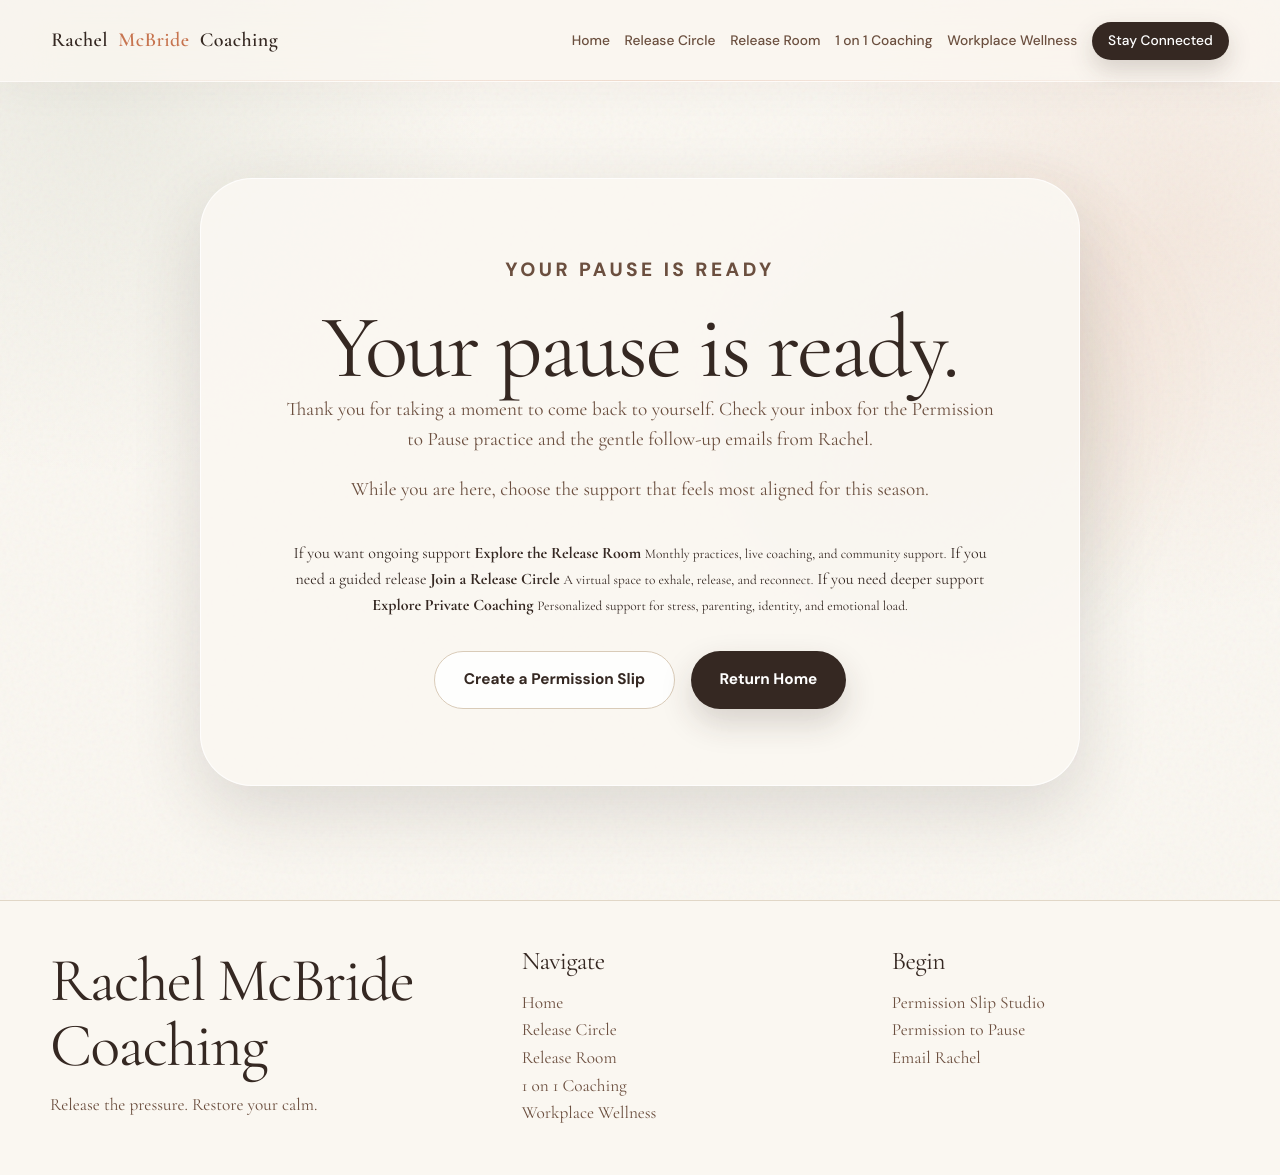
<file: thank-you.html>
<!DOCTYPE html>
<html lang="en">
<head>
  <meta charset="UTF-8" />
  <meta name="viewport" content="width=device-width, initial-scale=1.0" />
  <title>Your Pause Is Ready | Rachel McBride Coaching</title>
  <meta name="description" content="Thank you for requesting Permission to Pause from Rachel McBride Coaching." />
  <meta property="og:title" content="Your Pause Is Ready | Rachel McBride Coaching" />
  <meta property="og:description" content="A gentle next step after requesting Permission to Pause." />
  <meta property="og:type" content="website" />
  <meta property="og:image" content="IMG_4099.jpeg" />
  <link rel="preconnect" href="https://fonts.googleapis.com">
  <link rel="preconnect" href="https://fonts.gstatic.com" crossorigin>
  <link href="https://fonts.googleapis.com/css2?family=Cormorant+Garamond:ital,wght@0,300;0,400;0,500;0,600;1,300;1,400;1,500&family=DM+Sans:wght@300;400;500;600;700;800&display=swap" rel="stylesheet">
  <link rel="stylesheet" href="css/styles.css" />
  <style>
    .thank-hero { min-height: 100vh; display: grid; place-items: center; padding: 8rem 1.25rem 4rem; }
    .thank-card { width: min(880px, 100%); background: rgba(250,247,241,.92); border: 1px solid rgba(255,255,255,.76); border-radius: var(--radius-xl); box-shadow: var(--shadow-hover); padding: clamp(2rem, 6vw, 5rem); text-align: center; }
    .thank-actions { margin-top: 2rem; display: flex; justify-content: center; gap: 1rem; flex-wrap: wrap; }
    .next-step-grid { margin-top: 2.2rem; }
  </style>
</head>
<body>
  <div class="ambient-glow" aria-hidden="true"></div>
  <nav class="site-nav" id="siteNav">
    <a href="index.html" class="nav-logo">Rachel <span>McBride</span> Coaching</a>
    <ul class="nav-links" aria-label="Main navigation">
      <li><a href="index.html">Home</a></li>
      <li><a href="release-circles.html">Release Circle</a></li>
      <li><a href="release-room.html">Release Room</a></li>
      <li><a href="private-coaching.html">1 on 1 Coaching</a></li>
      <li><a href="workplace-wellness.html">Workplace Wellness</a></li>
      <li><a href="index.html#signup" class="nav-cta">Stay Connected</a></li>
    </ul>
  </nav>

  <main>
    <section class="thank-hero">
      <div class="thank-card">
        <p class="eyebrow centered">Your pause is ready</p>
        <h1 id="personalGreeting">Your pause is ready.</h1>
        <p class="hero-text">
          Thank you for taking a moment to come back to yourself. Check your inbox for the Permission to Pause practice and the gentle follow-up emails from Rachel.
        </p>
        <p class="section-lead centered">
          While you are here, choose the support that feels most aligned for this season.
        </p>

        <div class="next-step-grid">
          <a href="release-room.html" class="next-step-card" data-track="thank_you_release_room">
            <span>If you want ongoing support</span>
            <strong>Explore the Release Room</strong>
            <small>Monthly practices, live coaching, and community support.</small>
          </a>

          <a href="release-circles.html" class="next-step-card" data-track="thank_you_circles">
            <span>If you need a guided release</span>
            <strong>Join a Release Circle</strong>
            <small>A virtual space to exhale, release, and reconnect.</small>
          </a>

          <a href="private-coaching.html" class="next-step-card" data-track="thank_you_private">
            <span>If you need deeper support</span>
            <strong>Explore Private Coaching</strong>
            <small>Personalized support for stress, parenting, identity, and emotional load.</small>
          </a>
        </div>

        <div class="thank-actions">
          <a href="permission.html" class="btn btn-secondary" data-track="thank_you_permission_slip">Create a Permission Slip</a>
          <a href="index.html" class="btn btn-primary" data-track="thank_you_home">Return Home</a>
        </div>
      </div>
    </section>
  </main>

  <footer class="site-footer">
    <div class="container footer-grid">
      <div><h2>Rachel McBride Coaching</h2><p>Release the pressure. Restore your calm.</p></div>
      <div><h3>Navigate</h3><a href="index.html">Home</a><a href="release-circles.html">Release Circle</a><a href="release-room.html">Release Room</a><a href="private-coaching.html">1 on 1 Coaching</a><a href="workplace-wellness.html">Workplace Wellness</a></div>
      <div><h3>Begin</h3><a href="permission.html">Permission Slip Studio</a><a href="reset.html">Permission to Pause</a><a href="mailto:rachel@rachelmcbridecoaching.com">Email Rachel</a></div>
    </div>
  </footer>

  <script src="js/app.js"></script>
</body>
</html>
</file>
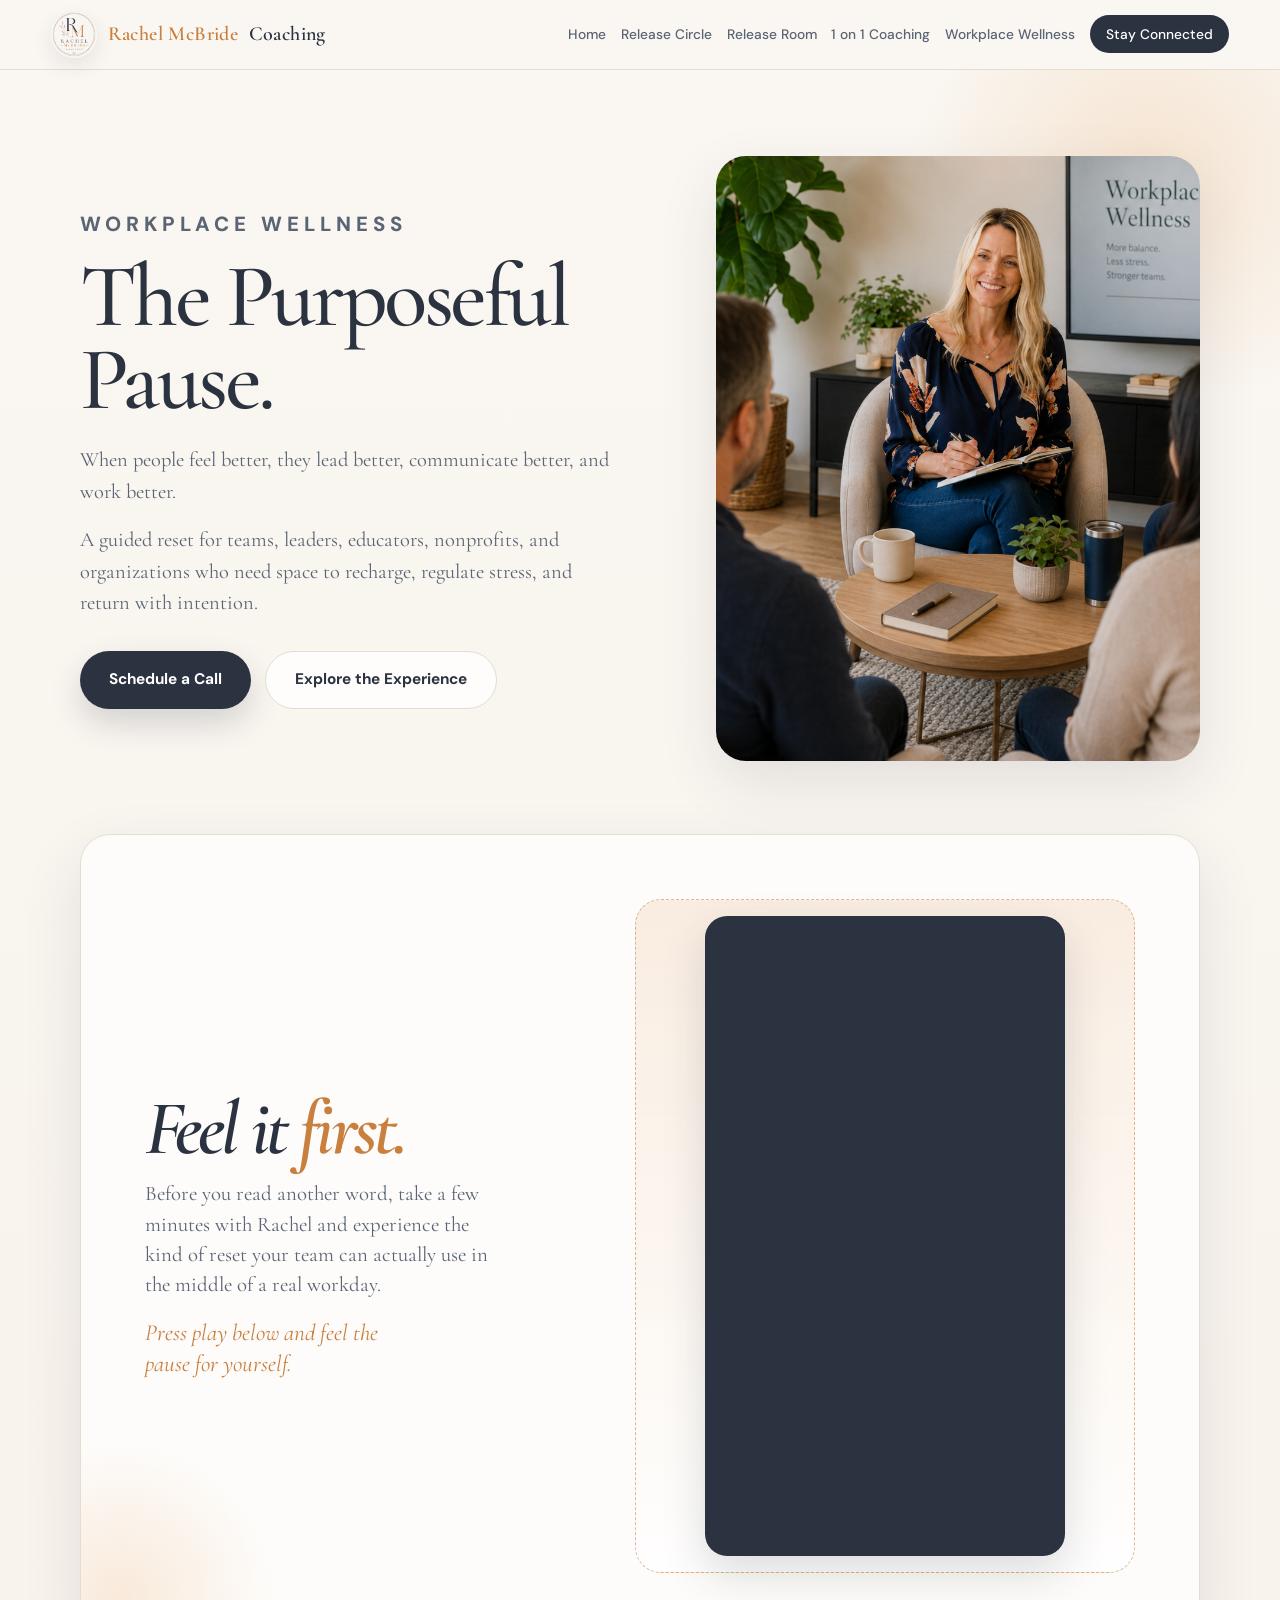
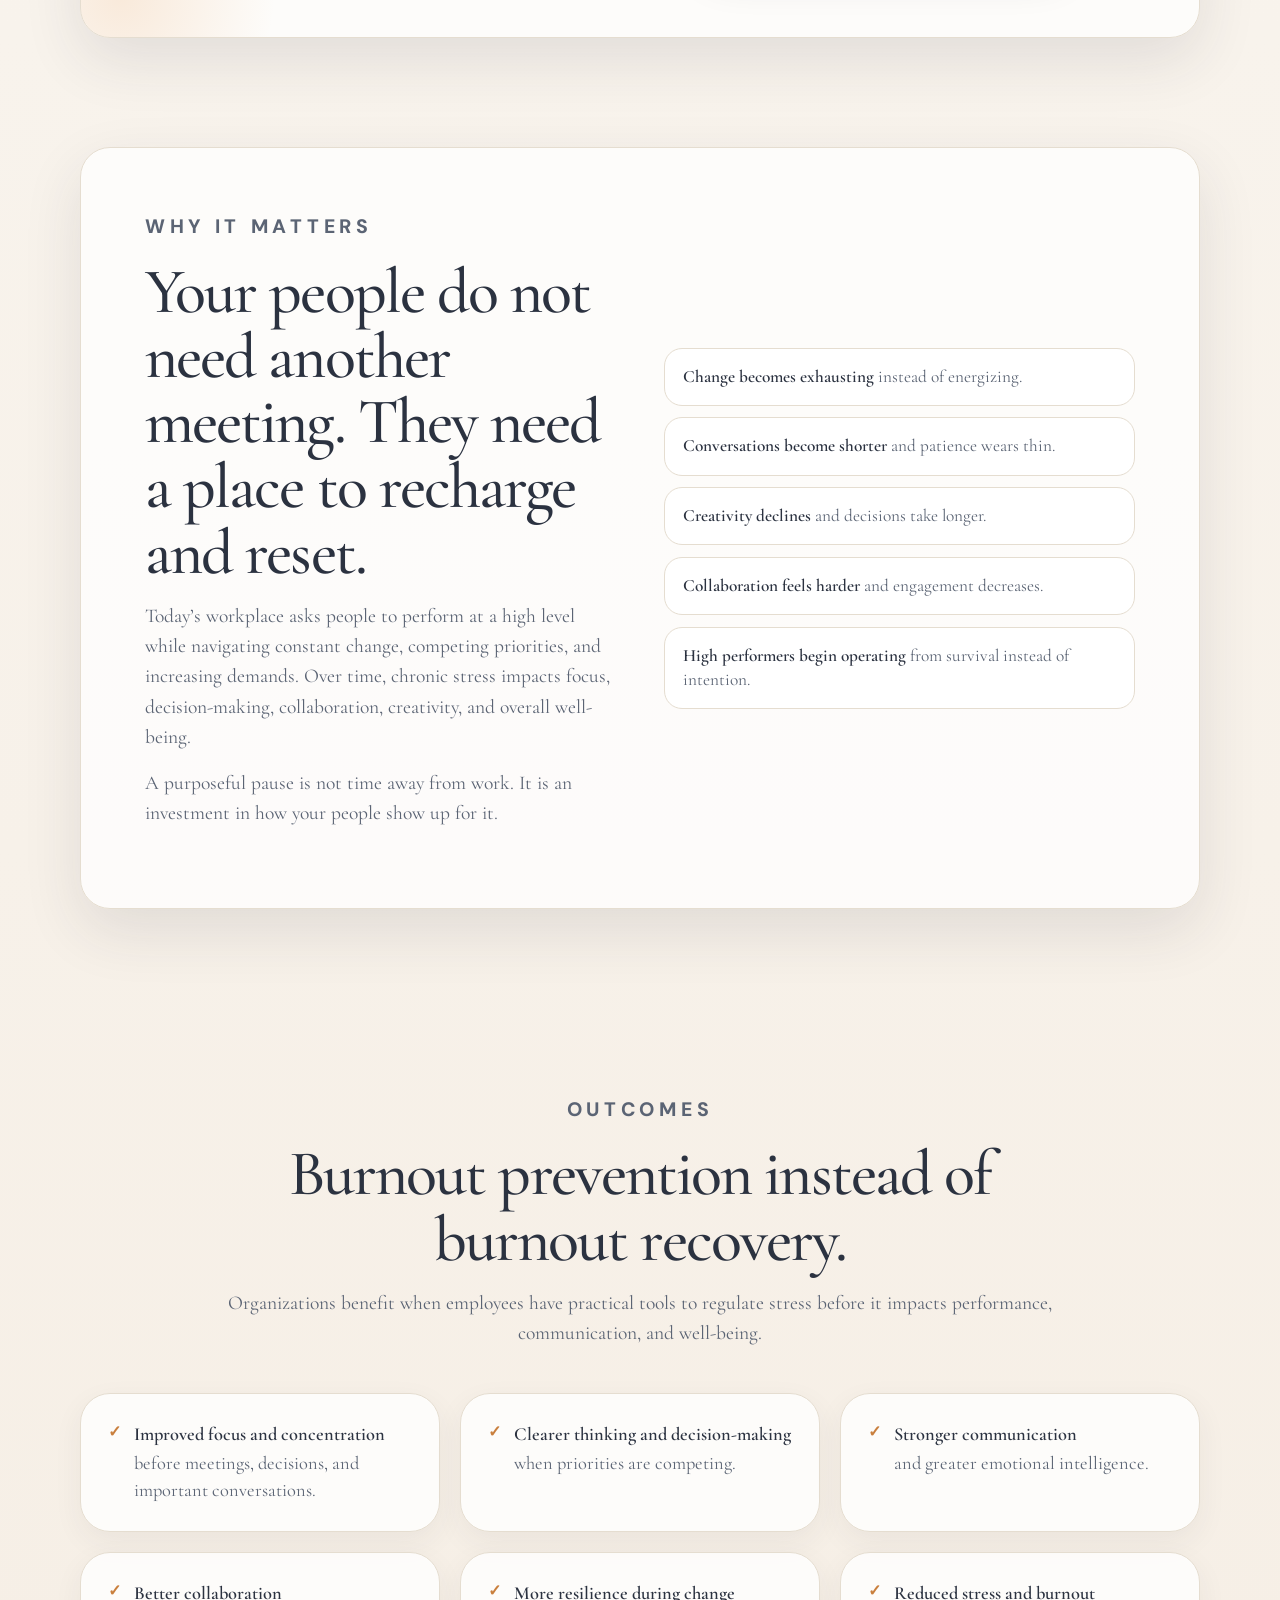
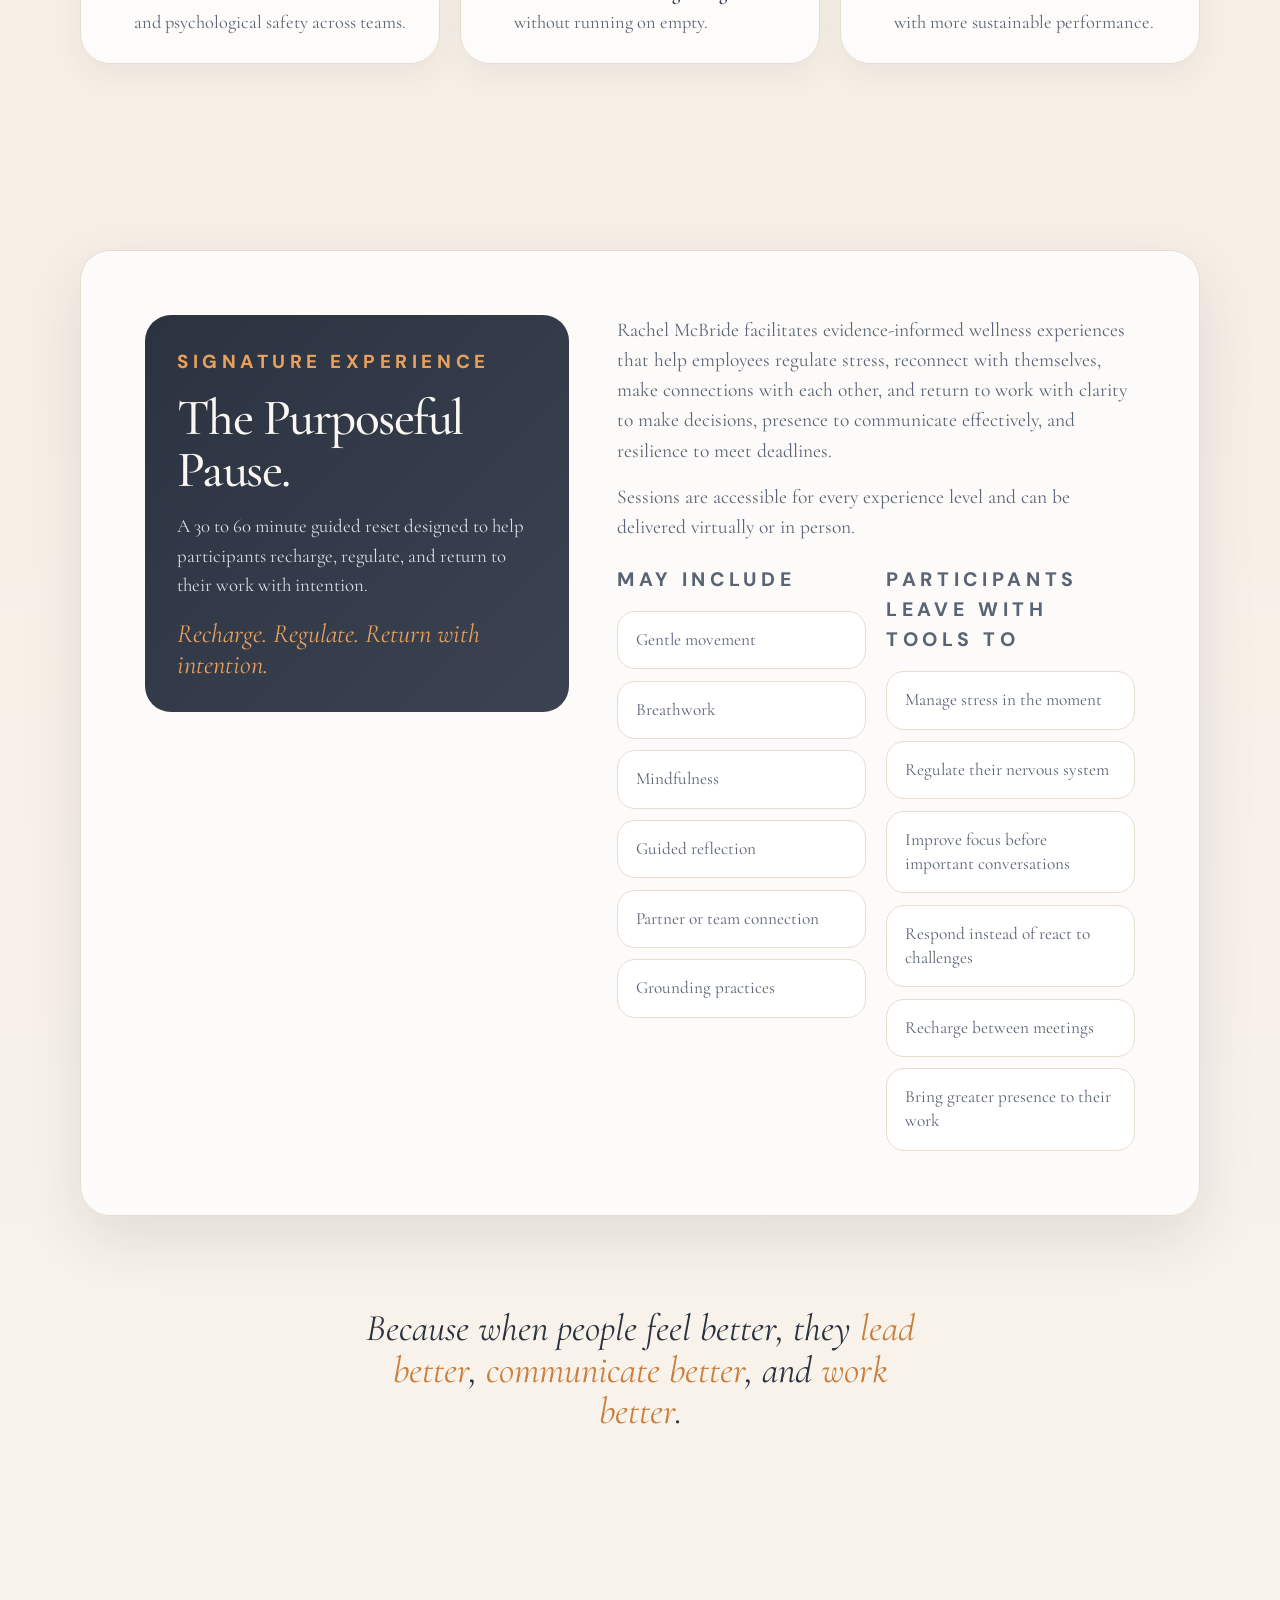
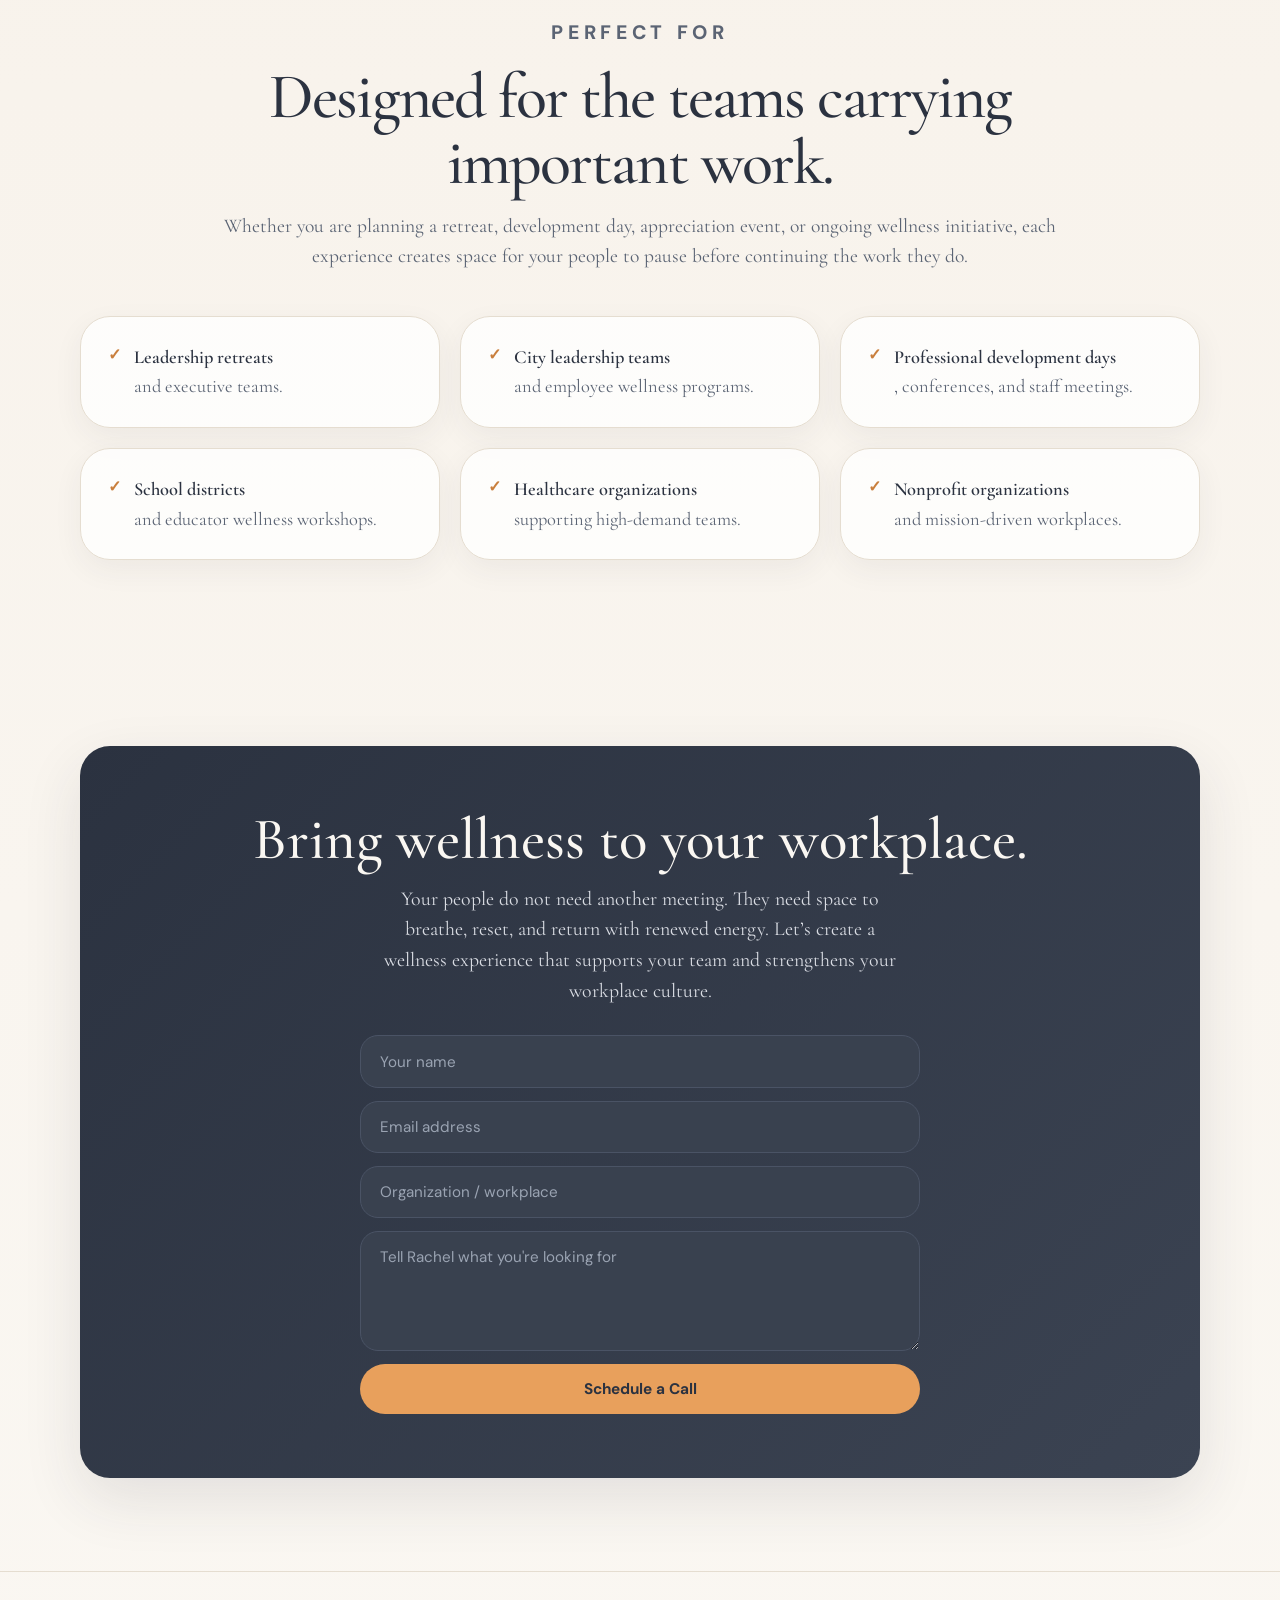
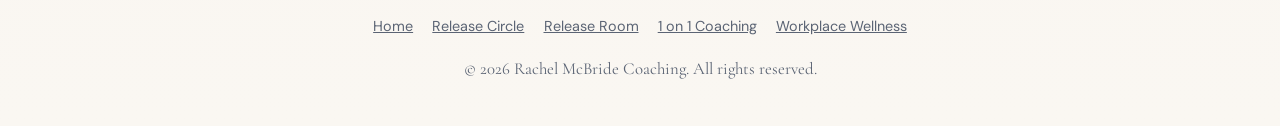
<file: workplace-wellness.html>
<!DOCTYPE html>
<html lang="en">
<head>
  <meta charset="UTF-8" />
  <meta name="viewport" content="width=device-width, initial-scale=1.0" />
  <title>The Purposeful Pause | Workplace Wellness | Rachel McBride Coaching</title>
  <meta name="description" content="The Purposeful Pause is a workplace wellness experience by Rachel McBride Coaching that helps teams recharge, regulate stress, and return to work with clarity, presence, and resilience." />
  <meta property="og:title" content="The Purposeful Pause | Rachel McBride Coaching" />
  <meta property="og:description" content="A guided workplace wellness reset for teams, leaders, educators, nonprofits, and organizations." />
  <meta property="og:type" content="website" />
  <meta property="og:image" content="B1163FAB-FF39-4AE0-B0DD-28800187E59A.png" />
  <link rel="preconnect" href="https://fonts.googleapis.com">
  <link rel="preconnect" href="https://fonts.gstatic.com" crossorigin>
  <link href="https://fonts.googleapis.com/css2?family=Cormorant+Garamond:ital,wght@0,400;0,500;0,600;1,400;1,600&family=DM+Sans:wght@300;400;500;600;700;800&display=swap" rel="stylesheet">
  <style>
    :root{--ink:#2b3240;--ink-soft:#5b6474;--cream:#faf7f2;--white:#fff;--sand:#f1ebe1;--glow:#e8a05c;--glow-deep:#c97f3d;--line:#e5ddd0;--radius:30px;--shadow:0 22px 60px rgba(43,50,64,.11);--display:'Cormorant Garamond',serif;--body:'Cormorant Garamond',serif;--ui:'DM Sans',sans-serif}*{margin:0;padding:0;box-sizing:border-box}html{scroll-behavior:smooth}body{font-family:var(--body);color:var(--ink);background:linear-gradient(180deg,#faf7f2 0%,#f6efe6 50%,#faf7f2 100%);line-height:1.65;overflow-x:hidden}img{max-width:100%;display:block}a{color:inherit}.container{width:min(1120px,92%);margin:0 auto}.site-nav{position:sticky;top:0;z-index:50;background:rgba(250,247,242,.94);backdrop-filter:blur(14px);border-bottom:1px solid var(--line)}.nav-inner{width:min(1180px,92%);margin:0 auto;display:flex;align-items:center;justify-content:space-between;gap:1rem;padding:.72rem 0}.nav-logo{font-family:var(--display);font-size:1.25rem;font-weight:600;text-decoration:none;letter-spacing:.02em;display:flex;align-items:center;gap:.65rem;white-space:nowrap;line-height:1.05}.logo-mark{width:46px;height:46px;border-radius:50%;object-fit:cover;box-shadow:0 8px 20px rgba(43,50,64,.1);flex:0 0 auto}.nav-logo span{color:var(--glow-deep)}.nav-toggle{display:none;background:var(--white);border:1px solid var(--line);border-radius:14px;padding:.55rem .85rem;font-family:var(--ui);font-size:.9rem;color:var(--ink);cursor:pointer}.nav-links{display:flex;gap:.92rem;list-style:none;align-items:center}.nav-links a{text-decoration:none;font-family:var(--ui);font-size:.86rem;font-weight:500;color:var(--ink-soft);transition:color .2s}.nav-links a:hover{color:var(--glow-deep)}.nav-cta{background:var(--ink);color:var(--white)!important;padding:.62rem 1rem;border-radius:999px;font-weight:600}.btn{display:inline-flex;align-items:center;justify-content:center;text-align:center;text-decoration:none;font-family:var(--ui);font-weight:700;font-size:.96rem;padding:.95rem 1.8rem;border-radius:999px;min-height:50px;transition:transform .2s,background .2s,border-color .2s}.btn-primary{background:var(--ink);color:var(--white);box-shadow:0 14px 32px rgba(43,50,64,.18)}.btn-primary:hover{background:var(--glow-deep);transform:translateY(-2px)}.btn-light{background:rgba(255,255,255,.82);color:var(--ink);border:1px solid var(--line)}.btn-light:hover{border-color:var(--glow);transform:translateY(-2px)}.eyebrow{font-family:var(--ui);font-size:.76rem;letter-spacing:.24em;text-transform:uppercase;color:var(--glow-deep);font-weight:800;margin-bottom:1rem}.hero{padding:5.4rem 0 4.6rem;position:relative;overflow:hidden}.hero::before{content:'';position:absolute;inset:-20% -10% auto auto;width:520px;height:520px;background:radial-gradient(circle,rgba(232,160,92,.22),rgba(232,160,92,0) 65%);pointer-events:none}.hero-grid{position:relative;display:grid;grid-template-columns:1.08fr .92fr;gap:4.3rem;align-items:center}.hero h1{font-family:var(--display);font-weight:500;font-size:clamp(3.25rem,7vw,6.2rem);letter-spacing:-.04em;line-height:.92;margin-bottom:1.45rem;max-width:11.5ch}.hero p{color:var(--ink-soft);max-width:54ch;margin-bottom:1rem;font-size:1.28rem;line-height:1.55}.hero-actions{display:flex;gap:.9rem;flex-wrap:wrap;margin-top:2rem}.hero-photo{border-radius:var(--radius);overflow:hidden;box-shadow:var(--shadow);background:var(--sand)}.hero-photo img{width:100%;height:100%;object-fit:cover;aspect-ratio:4/5}.section{padding:5.8rem 0}.section-head{text-align:center;max-width:850px;margin:0 auto 2.8rem}.section-head h2,.intro-panel h2,.experience-card h2{font-family:var(--display);font-weight:500;font-size:clamp(2.35rem,5vw,4.4rem);letter-spacing:-.03em;line-height:1.02;margin-bottom:1rem}.section-head p,.intro-panel p,.experience-card p{color:var(--ink-soft);font-size:1.22rem;line-height:1.55;margin-bottom:1rem}.intro-panel,.experience-card,.video-card{background:rgba(255,255,255,.76);border:1px solid var(--line);border-radius:var(--radius);box-shadow:var(--shadow);padding:clamp(2rem,5vw,4rem);display:grid;gap:3rem;align-items:center}.intro-panel{grid-template-columns:1fr 1fr}.pain-list,.benefit-list,.exp-list{list-style:none;display:grid;gap:.72rem}.pain-list li,.benefit-list li,.exp-list li{background:var(--white);border:1px solid var(--line);border-radius:18px;padding:1rem 1.15rem;font-size:1.08rem;color:var(--ink-soft);line-height:1.4}.pain-list li strong,.benefit-list li strong{color:var(--ink);font-weight:600}.outcomes{display:grid;grid-template-columns:repeat(3,1fr);gap:1.25rem}.outcome{background:rgba(255,255,255,.8);border:1px solid var(--line);border-radius:var(--radius);padding:1.7rem;display:flex;gap:.8rem;align-items:flex-start;box-shadow:0 10px 30px rgba(43,50,64,.06)}.outcome span{color:var(--glow-deep);font-family:var(--ui);font-weight:800;line-height:1.4}.outcome p{font-size:1.15rem;color:var(--ink-soft);line-height:1.45}.outcome strong{color:var(--ink);font-weight:600;display:block;margin-bottom:.15rem}.experience-card{grid-template-columns:.9fr 1.1fr;align-items:start}.signature{background:linear-gradient(135deg,#2b3240,#3b4352);color:var(--cream);border-radius:26px;padding:2rem;position:sticky;top:6rem}.signature .eyebrow{color:var(--glow)}.signature h2{color:var(--cream);font-size:clamp(2.2rem,4vw,3.6rem)}.signature p{color:#d8dbe2;font-size:1.18rem}.signature-line{font-family:var(--display);font-style:italic;font-size:1.65rem;color:var(--glow);line-height:1.15;margin-top:1.2rem}.two-col{display:grid;grid-template-columns:1fr 1fr;gap:1.25rem;align-items:start}.video-card{grid-template-columns:.95fr 1.05fr;gap:2.4rem;position:relative;overflow:hidden}.video-card::before{content:'';position:absolute;inset:auto auto -120px -120px;width:320px;height:320px;background:radial-gradient(circle,rgba(232,160,92,.2),rgba(232,160,92,0) 68%);pointer-events:none}.video-copy{position:relative}.video-title{font-family:var(--display);font-style:italic;font-weight:600;font-size:clamp(3rem,6vw,5.2rem);letter-spacing:-.05em;line-height:.9;margin-bottom:1rem;color:var(--ink)}.video-title span{color:var(--glow-deep)}.video-lead{font-size:1.3rem;line-height:1.45;color:var(--ink-soft);max-width:35ch;margin-bottom:1.15rem}.video-note{font-family:var(--display);font-style:italic;font-size:1.45rem;line-height:1.3;color:var(--glow-deep);margin-top:.35rem;max-width:28ch}.video-placeholder{border:1px dashed rgba(201,127,61,.55);background:linear-gradient(180deg,rgba(232,160,92,.16),rgba(255,255,255,.7));border-radius:26px;min-height:280px;display:flex;align-items:center;justify-content:center;text-align:center;padding:1rem;color:var(--ink-soft);font-family:var(--ui)}.video-placeholder iframe{width:min(100%,360px);aspect-ratio:9/16;border:0;border-radius:22px;box-shadow:0 18px 44px rgba(43,50,64,.16);background:var(--ink)}.delivery{text-align:center;font-family:var(--display);font-style:italic;font-size:clamp(1.7rem,3vw,2.35rem);line-height:1.1;color:var(--ink);max-width:36ch;margin:0 auto}.delivery em{color:var(--glow-deep)}.closer{background:linear-gradient(135deg,#2b3240,#3b4352);color:var(--cream);border-radius:var(--radius);padding:4rem 2rem;text-align:center;box-shadow:var(--shadow)}.closer h2{font-family:var(--display);font-weight:500;font-size:clamp(2.25rem,4.6vw,3.7rem);line-height:1.02;margin-bottom:.85rem}.closer p{color:#d8dbe2;max-width:58ch;margin:0 auto 1.8rem;font-size:1.24rem;line-height:1.55}.inquiry-form{display:grid;gap:.8rem;max-width:560px;margin:0 auto;text-align:left}.inquiry-form input,.inquiry-form textarea{width:100%;padding:.95rem 1.2rem;border-radius:18px;border:1px solid #4a5365;background:#39414f;color:var(--cream);font-family:var(--ui);font-size:.95rem}.inquiry-form input::placeholder,.inquiry-form textarea::placeholder{color:#9aa3b2}.inquiry-form textarea{min-height:120px;resize:vertical}.inquiry-form .btn{background:var(--glow);color:var(--ink);border:none;cursor:pointer}footer{border-top:1px solid var(--line);padding:2.7rem 0;text-align:center;color:var(--ink-soft);font-size:1.05rem}.foot-links{display:flex;gap:1.2rem;justify-content:center;flex-wrap:wrap;margin-bottom:1rem;font-family:var(--ui);font-size:.9rem}.fade{opacity:0;transform:translateY(18px);transition:opacity .7s ease,transform .7s ease}.fade.in{opacity:1;transform:none}@media(max-width:1050px){.outcomes{grid-template-columns:1fr 1fr}.nav-links{gap:.65rem}.nav-links a{font-size:.82rem}}@media(max-width:880px){.nav-toggle{display:block}.nav-logo{font-size:1.02rem;gap:.5rem;max-width:68vw;overflow:hidden;text-overflow:ellipsis}.logo-mark{width:38px;height:38px}.nav-links{display:none;position:absolute;top:100%;left:0;right:0;background:rgba(250,247,242,.98);flex-direction:column;align-items:center;padding:1.25rem 6%;gap:.85rem;border-bottom:1px solid var(--line);box-shadow:var(--shadow)}.nav-links.open{display:flex}.nav-links a{font-size:1rem;width:min(100%,380px);text-align:center;padding:.4rem 0}.nav-links .nav-cta{padding:.8rem 1.2rem}.hero{padding:2.8rem 0 3.8rem}.hero-grid,.intro-panel,.experience-card,.video-card,.two-col{grid-template-columns:1fr;gap:2.2rem;text-align:center}.hero-photo{order:-1;width:min(390px,100%);margin:0 auto}.hero h1{margin-left:auto;margin-right:auto;font-size:clamp(3rem,14vw,4.3rem)}.hero p,.video-lead,.video-note{margin-left:auto;margin-right:auto}.hero-actions{justify-content:center}.hero-actions .btn{width:min(100%,390px)}.section{padding:4rem 0}.outcomes{grid-template-columns:1fr}.signature{position:relative;top:auto}.pain-list li,.benefit-list li,.exp-list li{text-align:left}.closer{padding:2.8rem 1.25rem}.inquiry-form .btn{width:100%}}@media(prefers-reduced-motion:reduce){.fade{opacity:1;transform:none;transition:none}html{scroll-behavior:auto}}
  </style>
</head>
<body>
  <nav class="site-nav"><div class="nav-inner"><a href="index.html" class="nav-logo"><img class="logo-mark" src="A3BF5FC3-DDC8-4594-97FE-3AE35F98C378.png" alt="Rachel McBride Coaching logo"><span>Rachel McBride</span> Coaching</a><button class="nav-toggle" id="navToggle" aria-expanded="false" aria-controls="navLinks">Menu</button><ul class="nav-links" id="navLinks"><li><a href="index.html">Home</a></li><li><a href="release-circles.html">Release Circle</a></li><li><a href="release-room.html">Release Room</a></li><li><a href="private-coaching.html">1 on 1 Coaching</a></li><li><a href="workplace-wellness.html">Workplace Wellness</a></li><li><a href="index.html#signup" class="nav-cta">Stay Connected</a></li></ul></div></nav>
  <main>
    <section class="hero"><div class="container hero-grid"><div class="fade"><p class="eyebrow">Workplace Wellness</p><h1>The Purposeful Pause.</h1><p>When people feel better, they lead better, communicate better, and work better.</p><p>A guided reset for teams, leaders, educators, nonprofits, and organizations who need space to recharge, regulate stress, and return with intention.</p><div class="hero-actions"><a href="#inquiry" class="btn btn-primary">Schedule a Call</a><a href="#experience" class="btn btn-light">Explore the Experience</a></div></div><div class="hero-photo fade"><img src="B1163FAB-FF39-4AE0-B0DD-28800187E59A.png" alt="Rachel facilitating a workplace wellness experience" /></div></div></section>

    <section class="section" style="padding-top:0;"><div class="container"><div class="video-card fade"><div class="video-copy"><h2 class="video-title">Feel it <span>first.</span></h2><p class="video-lead">Before you read another word, take a few minutes with Rachel and experience the kind of reset your team can actually use in the middle of a real workday.</p><p class="video-note">Press play below and feel the pause for yourself.</p></div><div class="video-placeholder"><iframe src="https://www.youtube.com/embed/qXR6vZWYZDE" title="Permission to Pause Guided Reset with Rachel McBride" allow="accelerometer; autoplay; clipboard-write; encrypted-media; gyroscope; picture-in-picture; web-share" allowfullscreen></iframe></div></div></div></section>

    <section class="section" style="padding-top:1rem;"><div class="container"><div class="intro-panel fade"><div><p class="eyebrow">Why It Matters</p><h2>Your people do not need another meeting. They need a place to recharge and reset.</h2><p>Today&rsquo;s workplace asks people to perform at a high level while navigating constant change, competing priorities, and increasing demands. Over time, chronic stress impacts focus, decision-making, collaboration, creativity, and overall well-being.</p><p>A purposeful pause is not time away from work. It is an investment in how your people show up for it.</p></div><ul class="pain-list"><li><strong>Change becomes exhausting</strong> instead of energizing.</li><li><strong>Conversations become shorter</strong> and patience wears thin.</li><li><strong>Creativity declines</strong> and decisions take longer.</li><li><strong>Collaboration feels harder</strong> and engagement decreases.</li><li><strong>High performers begin operating</strong> from survival instead of intention.</li></ul></div></div></section>

    <section class="section"><div class="container"><div class="section-head fade"><p class="eyebrow">Outcomes</p><h2>Burnout prevention instead of burnout recovery.</h2><p>Organizations benefit when employees have practical tools to regulate stress before it impacts performance, communication, and well-being.</p></div><div class="outcomes"><div class="outcome fade"><span>&#10003;</span><p><strong>Improved focus and concentration</strong> before meetings, decisions, and important conversations.</p></div><div class="outcome fade"><span>&#10003;</span><p><strong>Clearer thinking and decision-making</strong> when priorities are competing.</p></div><div class="outcome fade"><span>&#10003;</span><p><strong>Stronger communication</strong> and greater emotional intelligence.</p></div><div class="outcome fade"><span>&#10003;</span><p><strong>Better collaboration</strong> and psychological safety across teams.</p></div><div class="outcome fade"><span>&#10003;</span><p><strong>More resilience during change</strong> without running on empty.</p></div><div class="outcome fade"><span>&#10003;</span><p><strong>Reduced stress and burnout</strong> with more sustainable performance.</p></div></div></div></section>

    <section class="section" id="experience"><div class="container"><div class="experience-card fade"><div class="signature"><p class="eyebrow">Signature Experience</p><h2>The Purposeful Pause.</h2><p>A 30 to 60 minute guided reset designed to help participants recharge, regulate, and return to their work with intention.</p><div class="signature-line">Recharge. Regulate. Return with intention.</div></div><div><p>Rachel McBride facilitates evidence-informed wellness experiences that help employees regulate stress, reconnect with themselves, make connections with each other, and return to work with clarity to make decisions, presence to communicate effectively, and resilience to meet deadlines.</p><p>Sessions are accessible for every experience level and can be delivered virtually or in person.</p><div class="two-col" style="margin-top:1.4rem;"><div><p class="eyebrow">May Include</p><ul class="exp-list"><li>Gentle movement</li><li>Breathwork</li><li>Mindfulness</li><li>Guided reflection</li><li>Partner or team connection</li><li>Grounding practices</li></ul></div><div><p class="eyebrow">Participants Leave With Tools To</p><ul class="benefit-list"><li>Manage stress in the moment</li><li>Regulate their nervous system</li><li>Improve focus before important conversations</li><li>Respond instead of react to challenges</li><li>Recharge between meetings</li><li>Bring greater presence to their work</li></ul></div></div></div></div></div></section>

    <section class="section" style="padding-top:0;"><div class="container fade"><p class="delivery">Because when people feel better, they <em>lead better</em>, <em>communicate better</em>, and <em>work better</em>.</p></div></section>

    <section class="section" id="perfect-for"><div class="container"><div class="section-head fade"><p class="eyebrow">Perfect For</p><h2>Designed for the teams carrying important work.</h2><p>Whether you are planning a retreat, development day, appreciation event, or ongoing wellness initiative, each experience creates space for your people to pause before continuing the work they do.</p></div><div class="outcomes"><div class="outcome fade"><span>&#10003;</span><p><strong>Leadership retreats</strong> and executive teams.</p></div><div class="outcome fade"><span>&#10003;</span><p><strong>City leadership teams</strong> and employee wellness programs.</p></div><div class="outcome fade"><span>&#10003;</span><p><strong>Professional development days</strong>, conferences, and staff meetings.</p></div><div class="outcome fade"><span>&#10003;</span><p><strong>School districts</strong> and educator wellness workshops.</p></div><div class="outcome fade"><span>&#10003;</span><p><strong>Healthcare organizations</strong> supporting high-demand teams.</p></div><div class="outcome fade"><span>&#10003;</span><p><strong>Nonprofit organizations</strong> and mission-driven workplaces.</p></div></div></div></section>

    <section class="section" id="inquiry"><div class="container"><div class="closer fade"><h2>Bring wellness to your workplace.</h2><p>Your people do not need another meeting. They need space to breathe, reset, and return with renewed energy. Let&rsquo;s create a wellness experience that supports your team and strengthens your workplace culture.</p><form class="inquiry-form" action="mailto:rachel@rachelmcbridecoaching.com?subject=The%20Purposeful%20Pause%20Inquiry" method="POST" enctype="text/plain"><input type="text" name="name" placeholder="Your name" required><input type="email" name="email" placeholder="Email address" required><input type="text" name="organization" placeholder="Organization / workplace"><textarea name="message" placeholder="Tell Rachel what you're looking for"></textarea><button class="btn" type="submit">Schedule a Call</button></form></div></div></section>
  </main>
  <footer><div class="container"><div class="foot-links"><a href="index.html">Home</a><a href="release-circles.html">Release Circle</a><a href="release-room.html">Release Room</a><a href="private-coaching.html">1 on 1 Coaching</a><a href="workplace-wellness.html">Workplace Wellness</a></div><p>&copy; 2026 Rachel McBride Coaching. All rights reserved.</p></div></footer>
  <script>const t=document.getElementById('navToggle'),l=document.getElementById('navLinks');if(t&&l){t.addEventListener('click',()=>{const o=l.classList.toggle('open');t.setAttribute('aria-expanded',o?'true':'false')});l.querySelectorAll('a').forEach(a=>a.addEventListener('click',()=>{l.classList.remove('open');t.setAttribute('aria-expanded','false')}))}const f=document.querySelectorAll('.fade');const obs=new IntersectionObserver(e=>{e.forEach(x=>{if(x.isIntersecting){x.target.classList.add('in');obs.unobserve(x.target)}})},{threshold:.16});f.forEach(x=>obs.observe(x));</script>
</body>
</html>
</file>
<file: css/styles.css>
:root {
  --warm-white: #FAF7F1;
  --soft-cream: #F1E9DD;
  --natural-beige: #D9CBB8;
  --sage: #8E9B82;
  --sage-dark: #697760;
  --warm-brown: #6B4F3F;
  --espresso: #352822;
  --terracotta: #C7744F;
  --terracotta-dark: #A95738;
  --terracotta-light: #D8896A;
  --terracotta-bg: #F5E6DC;
  --white: #FFFFFF;

  --font-serif: 'Cormorant Garamond', Georgia, serif;
  --font-sans: 'Cormorant Garamond', Georgia, serif;
  --font-ui: 'DM Sans', system-ui, sans-serif;

  --space-xs: clamp(.5rem, 1vw, .75rem);
  --space-sm: clamp(1rem, 2vw, 1.5rem);
  --space-md: clamp(2rem, 4vw, 3rem);
  --space-lg: clamp(4rem, 8vw, 6rem);
  --space-xl: clamp(6rem, 12vw, 9rem);

  --radius-sm: 14px;
  --radius: 24px;
  --radius-lg: 38px;
  --radius-xl: 52px;

  --shadow-soft: 0 16px 50px rgba(53, 40, 34, .08);
  --shadow-hover: 0 24px 70px rgba(53, 40, 34, .14);
  --shadow-dark: 0 30px 80px rgba(30, 20, 15, .35);
  --shadow-glow: 0 0 42px rgba(199, 116, 79, .16);

  --ease: cubic-bezier(.22, 1, .36, 1);
  --transition: .35s var(--ease);
  --transition-slow: .75s var(--ease);
}

*,*::before,*::after{box-sizing:border-box}*{margin:0;padding:0}html{scroll-behavior:smooth;scroll-padding-top:92px}body{min-height:100vh;font-family:var(--font-sans);background:radial-gradient(circle at 8% 8%,rgba(142,155,130,.12),transparent 24rem),radial-gradient(circle at 92% 20%,rgba(199,116,79,.11),transparent 24rem),linear-gradient(180deg,rgba(250,247,241,1),rgba(250,247,241,.92)),var(--warm-white);color:var(--espresso);line-height:1.65;overflow-x:hidden;-webkit-font-smoothing:antialiased;text-rendering:geometricPrecision}body::before{content:"";position:fixed;inset:0;z-index:-2;pointer-events:none;opacity:.24;background-image:linear-gradient(rgba(255,255,255,.42) 1px,transparent 1px),linear-gradient(90deg,rgba(255,255,255,.42) 1px,transparent 1px);background-size:48px 48px;mask-image:radial-gradient(circle at center,black 0%,transparent 74%)}body::after{content:"";position:fixed;inset:0;z-index:-1;pointer-events:none;opacity:.12;background-image:url("data:image/svg+xml,%3Csvg viewBox='0 0 260 260' xmlns='http://www.w3.org/2000/svg'%3E%3Cfilter id='noise'%3E%3CfeTurbulence type='fractalNoise' baseFrequency='.85' numOctaves='3' stitchTiles='stitch'/%3E%3C/filter%3E%3Crect width='100%25' height='100%25' filter='url(%23noise)' opacity='.45'/%3E%3C/svg%3E");mix-blend-mode:multiply}body.no-scroll{overflow:hidden}a{color:inherit;text-decoration:none}img,svg{max-width:100%;display:block}button,input,textarea,select{font-family:var(--font-ui)}button{-webkit-tap-highlight-color:transparent}button,a{touch-action:manipulation}::selection{background:rgba(199,116,79,.25)}:focus-visible{outline:3px solid rgba(199,116,79,.45);outline-offset:4px;border-radius:12px}.skip-link{position:absolute;left:-999px;top:1rem;z-index:9999;background:var(--espresso);color:white;padding:.75rem 1rem;border-radius:999px}.skip-link:focus{left:1rem}.scroll-progress{position:fixed;top:0;left:0;height:3px;width:0%;z-index:2000;background:linear-gradient(90deg,var(--terracotta),var(--sage),var(--terracotta-light));box-shadow:0 0 18px rgba(199,116,79,.32);transition:width .12s linear}.ambient-glow{position:fixed;width:34rem;height:34rem;left:55%;top:12%;z-index:-1;pointer-events:none;border-radius:50%;background:radial-gradient(circle,rgba(199,116,79,.15),transparent 64%),radial-gradient(circle at 30% 70%,rgba(142,155,130,.16),transparent 58%);filter:blur(12px);opacity:.75;animation:ambientDrift 14s ease-in-out infinite alternate}@keyframes ambientDrift{from{transform:translate3d(-3%,-2%,0) scale(1)}to{transform:translate3d(4%,5%,0) scale(1.08)}}
.container{width:min(1180px,calc(100% - 2.5rem));margin:0 auto}.narrow{width:min(820px,calc(100% - 2.5rem))}.section{padding:var(--space-xl) 0;position:relative}.section-header{margin-bottom:var(--space-lg)}.centered{text-align:center}.eyebrow{display:block;color:var(--terracotta);font-family:var(--font-ui);font-size:.72rem;font-weight:800;letter-spacing:.18em;text-transform:uppercase;margin-bottom:1rem}.eyebrow.centered{margin-left:auto;margin-right:auto}h1,h2,h3,.section-title{font-family:var(--font-serif);font-weight:400;line-height:1.05;letter-spacing:-.025em}h1{font-size:clamp(3.1rem,7vw,6.6rem)}h2,.section-title{font-size:clamp(2.35rem,4.8vw,4.5rem)}h3{font-size:clamp(1.5rem,2vw,2rem)}em{color:var(--terracotta);font-style:italic}.hero h1,.premium-card h3,.service-card h3,.next-step-panel h2,.quiz-shell h2,.pathway-panel h2{text-wrap:balance}.hero-text,.section-lead,.problem-section p,.editorial-card p,.feature-copy p,.about-copy p,.quiz-shell p,.next-step-panel p,.pathway-panel p{text-wrap:pretty}.section-lead{max-width:720px;margin:1.25rem auto 0;color:var(--warm-brown);font-size:clamp(1.12rem,1.8vw,1.34rem);font-weight:400;line-height:1.65}
.site-nav{position:fixed;inset:0 0 auto 0;height:82px;z-index:1000;display:flex;align-items:center;justify-content:space-between;padding:0 clamp(1.2rem,4vw,4rem);background:rgba(250,247,241,.78);backdrop-filter:blur(24px) saturate(170%);-webkit-backdrop-filter:blur(24px) saturate(170%);border-bottom:1px solid rgba(255,255,255,.55);box-shadow:0 10px 40px rgba(53,40,34,.035);transition:height var(--transition),background var(--transition),box-shadow var(--transition)}.site-nav::after{content:"";position:absolute;left:clamp(1rem,4vw,4rem);right:clamp(1rem,4vw,4rem);bottom:0;height:1px;background:linear-gradient(90deg,transparent,rgba(199,116,79,.22),transparent)}.site-nav.scrolled{height:68px;background:rgba(250,247,241,.95);box-shadow:var(--shadow-soft)}.nav-logo{position:relative;z-index:2;font-family:var(--font-serif);font-size:1.25rem;font-weight:600;white-space:nowrap;display:flex;align-items:center;gap:.65rem;line-height:1.05;letter-spacing:.02em}.logo-mark{width:46px;height:46px;border-radius:50%;object-fit:cover;box-shadow:0 8px 20px rgba(43,50,64,.1);flex:0 0 auto}.nav-logo span{color:var(--terracotta);font-style:normal}.nav-links{display:flex;align-items:center;gap:.92rem;list-style:none}.nav-links a,.nav-back{position:relative;font-family:var(--font-ui);font-size:.86rem;font-weight:500;letter-spacing:0;text-transform:none;color:var(--warm-brown);transition:var(--transition)}.nav-links a:not(.nav-cta)::after{content:"";position:absolute;left:0;right:0;bottom:-.42rem;height:1.5px;border-radius:999px;background:var(--terracotta);transform:scaleX(0);transform-origin:center;transition:transform .3s var(--ease)}.nav-links a:hover,.nav-back:hover,.nav-links a.active{color:var(--terracotta)}.nav-links a:hover::after,.nav-links a.active::after{transform:scaleX(1)}.nav-cta{background:var(--espresso);color:white!important;padding:.62rem 1rem;border-radius:999px;box-shadow:0 10px 24px rgba(53,40,34,.18);font-weight:600}.nav-cta:hover{background:var(--terracotta-dark);transform:translateY(-2px)}.nav-toggle{display:none;background:var(--white);border:1px solid var(--natural-beige);border-radius:14px;padding:.55rem .85rem;font-family:var(--font-ui);font-size:.9rem;color:var(--espresso);cursor:pointer}.hamburger,.mobile-menu{display:none}
.btn{display:inline-flex;align-items:center;justify-content:center;text-align:center;text-decoration:none;font-family:var(--font-ui);font-weight:700;font-size:.96rem;padding:.95rem 1.8rem;border-radius:999px;min-height:50px;transition:transform .2s,background .2s,box-shadow .2s,border-color .2s}.btn-primary{background:var(--espresso);color:var(--white);box-shadow:0 14px 32px rgba(53,40,34,.18)}.btn-primary:hover{background:var(--terracotta-dark);transform:translateY(-2px)}.btn-secondary,.btn-light{background:rgba(255,255,255,.82);color:var(--espresso);border:1px solid var(--natural-beige)}.btn-secondary:hover,.btn-light:hover{border-color:var(--terracotta);transform:translateY(-2px)}
.hero{padding:10rem 0 var(--space-xl)}.hero-copy,.hero-grid{position:relative}.hero-text{color:var(--warm-brown);font-size:clamp(1.22rem,2vw,1.45rem);line-height:1.55}.hero-signature{font-family:var(--font-serif);font-style:italic;color:var(--terracotta);font-size:clamp(1.3rem,2vw,1.8rem);margin-top:1.8rem}.hero-actions{display:flex;gap:.9rem;flex-wrap:wrap;margin-top:2rem}.premium-hero,.premium-card,.sales-panel,.service-card,.next-step-panel,.booking-box,.thank-card{background:rgba(250,247,241,.9);border:1px solid rgba(255,255,255,.76);box-shadow:var(--shadow-hover)}.premium-card,.service-card,.next-step-panel,.booking-box,.thank-card{border-radius:var(--radius-xl)}.service-grid{display:grid;grid-template-columns:repeat(3,1fr);gap:1.2rem}.service-card{padding:clamp(1.5rem,3vw,2.3rem)}.service-kicker{font-family:var(--font-ui);font-size:.72rem;font-weight:800;letter-spacing:.16em;text-transform:uppercase;color:var(--terracotta);margin-bottom:.8rem}.service-card p,.sales-list li,.next-step-panel p,.booking-copy p,.thank-card p,.offer-card p{font-size:clamp(1.08rem,1.5vw,1.24rem);line-height:1.55;color:var(--warm-brown)}.service-card.featured{background:var(--soft-cream)}.sales-list li{font-family:var(--font-serif)}.next-step-panel{text-align:center;padding:clamp(2rem,5vw,4rem)}.booking-copy{text-align:center;max-width:760px;margin:0 auto 2rem}.booking-box{overflow:hidden;padding:1rem}.site-footer{border-top:1px solid rgba(217,203,184,.75);padding:3rem 0;background:rgba(250,247,241,.82)}.footer-grid{display:grid;grid-template-columns:1.3fr 1fr 1fr;gap:2rem}.site-footer h2,.site-footer h3{font-family:var(--font-serif);margin-bottom:.8rem}.site-footer p,.site-footer a{display:block;color:var(--warm-brown);font-size:1.08rem;line-height:1.6}.site-footer a:hover{color:var(--terracotta)}
@media(max-width:1050px){.nav-links{gap:.65rem}.nav-links a{font-size:.82rem}.service-grid{grid-template-columns:1fr 1fr}}@media(max-width:880px){.site-nav{height:auto;min-height:68px;padding:.72rem 4%;position:fixed}.nav-toggle{display:block}.nav-logo{font-size:1.02rem;gap:.5rem;max-width:68vw;overflow:hidden;text-overflow:ellipsis}.logo-mark{width:38px;height:38px}.nav-links{display:none;position:absolute;top:100%;left:0;right:0;background:rgba(250,247,241,.98);flex-direction:column;align-items:center;padding:1.25rem 6%;gap:.85rem;border-bottom:1px solid var(--natural-beige);box-shadow:var(--shadow-soft)}.nav-links.open{display:flex}.nav-links a{font-size:1rem;width:min(100%,380px);text-align:center;padding:.4rem 0}.nav-links a::after{display:none}.nav-links .nav-cta{padding:.8rem 1.2rem}.hero{padding:8rem 0 4rem}.hero-actions{justify-content:center}.hero-actions .btn{width:min(100%,390px)}.service-grid,.footer-grid{grid-template-columns:1fr}.section{padding:4rem 0}.container,.narrow{width:min(92%,1180px)}}@media(max-width:430px){.btn{min-height:54px}.nav-logo{font-size:.98rem}.section{padding:3.3rem 0}h1{font-size:clamp(2.8rem,14vw,4.1rem)}}
</file>
